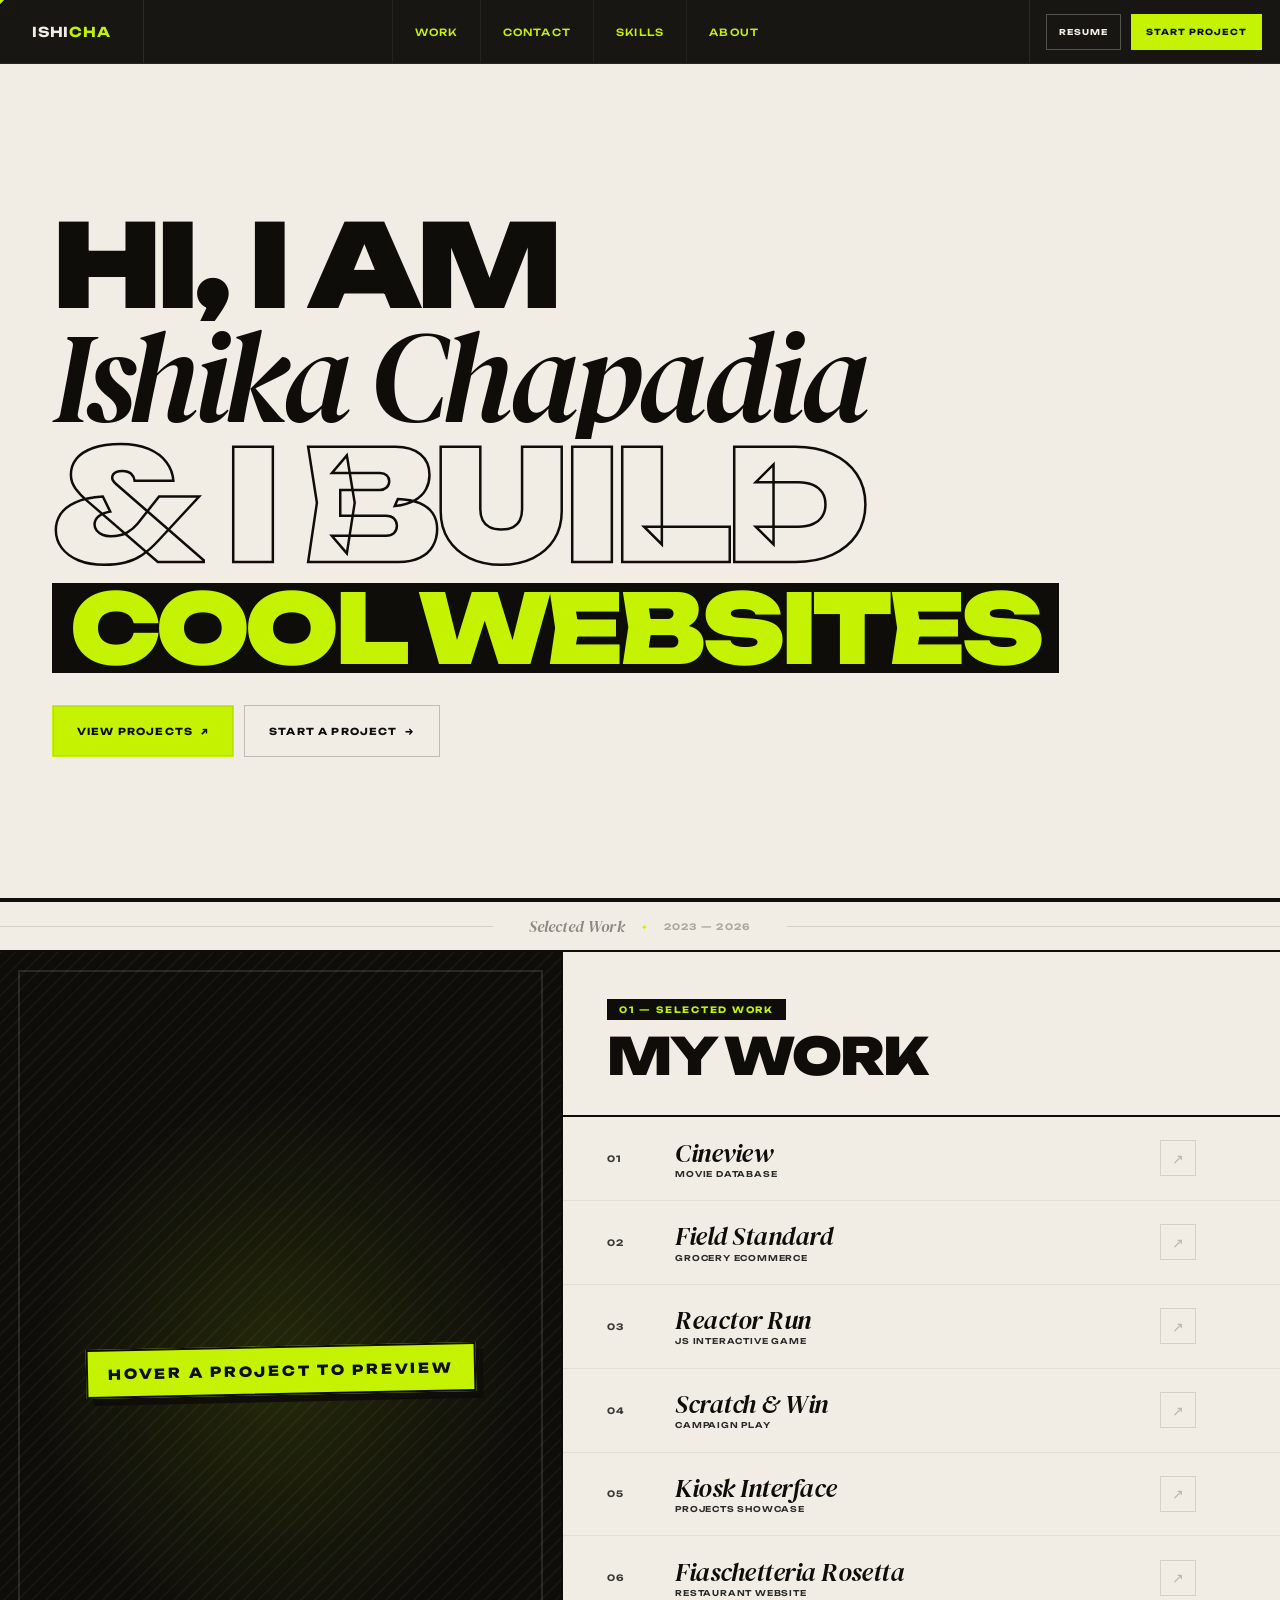
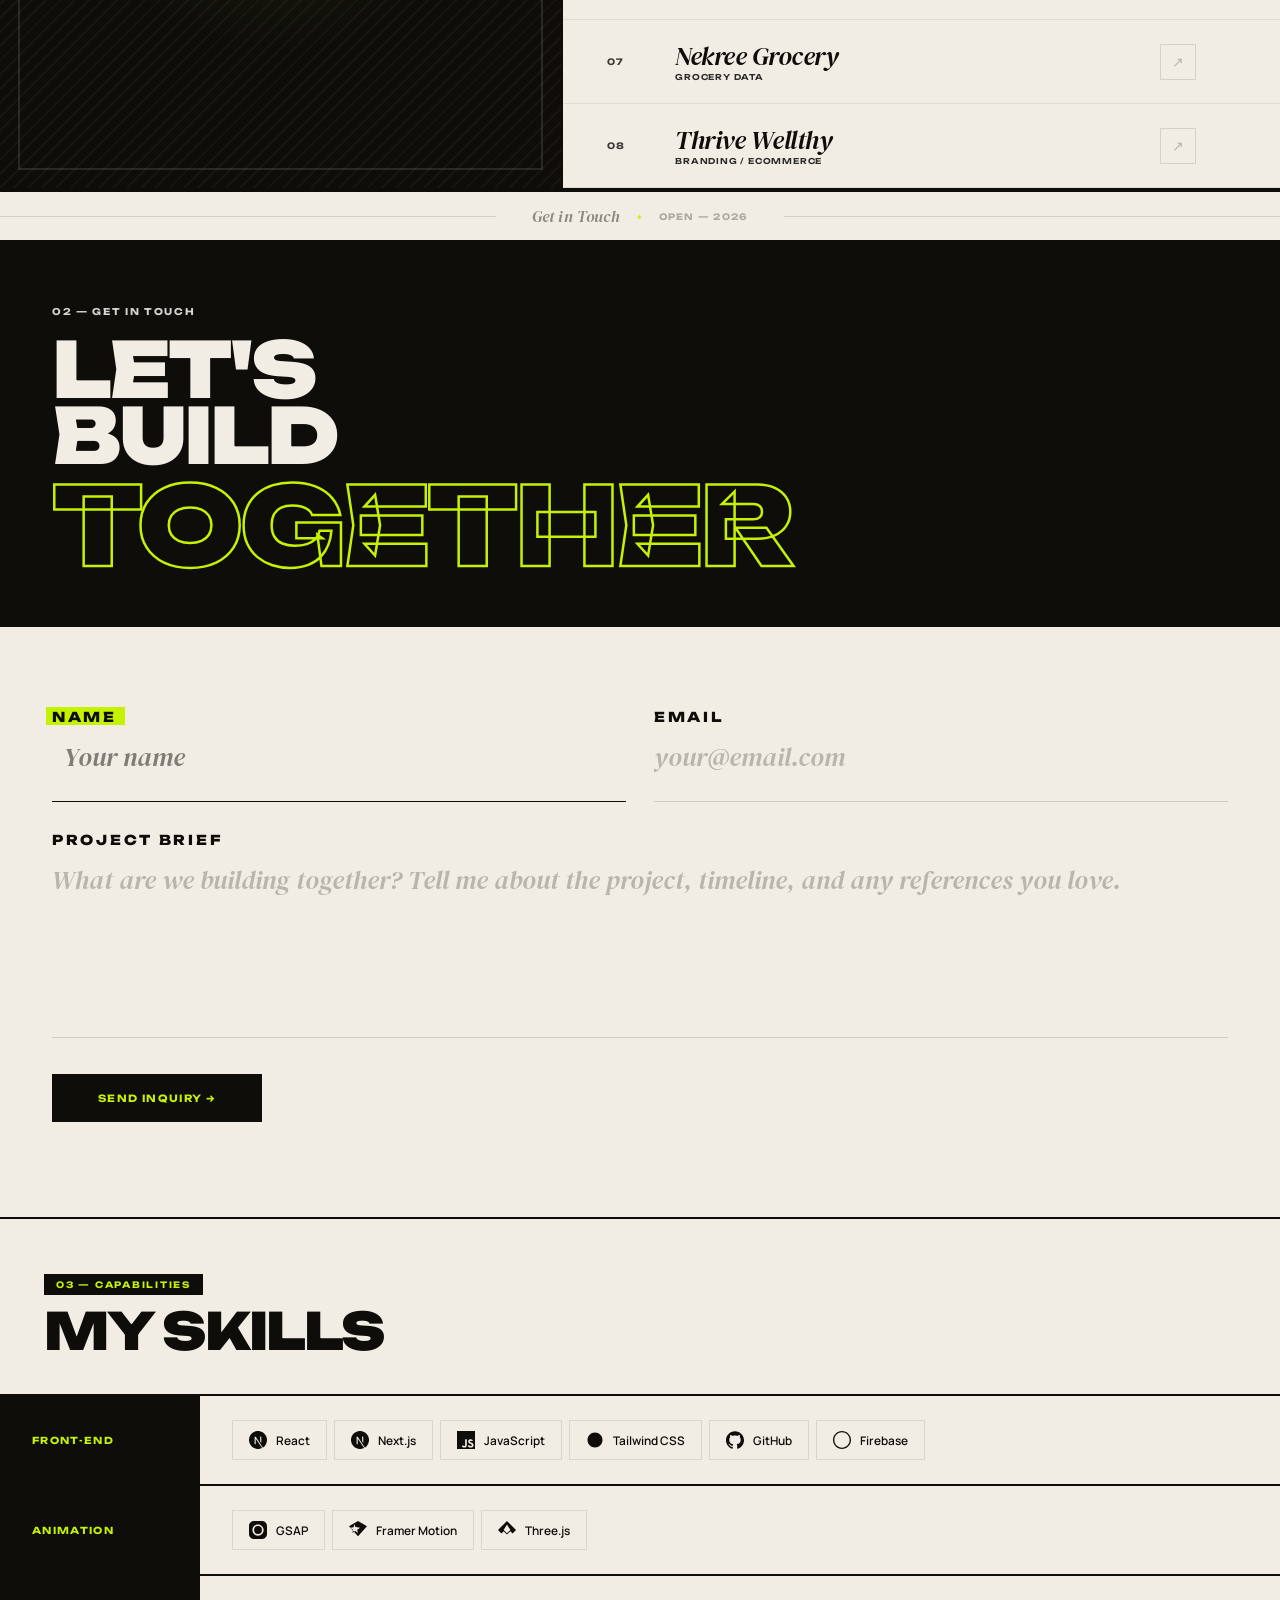
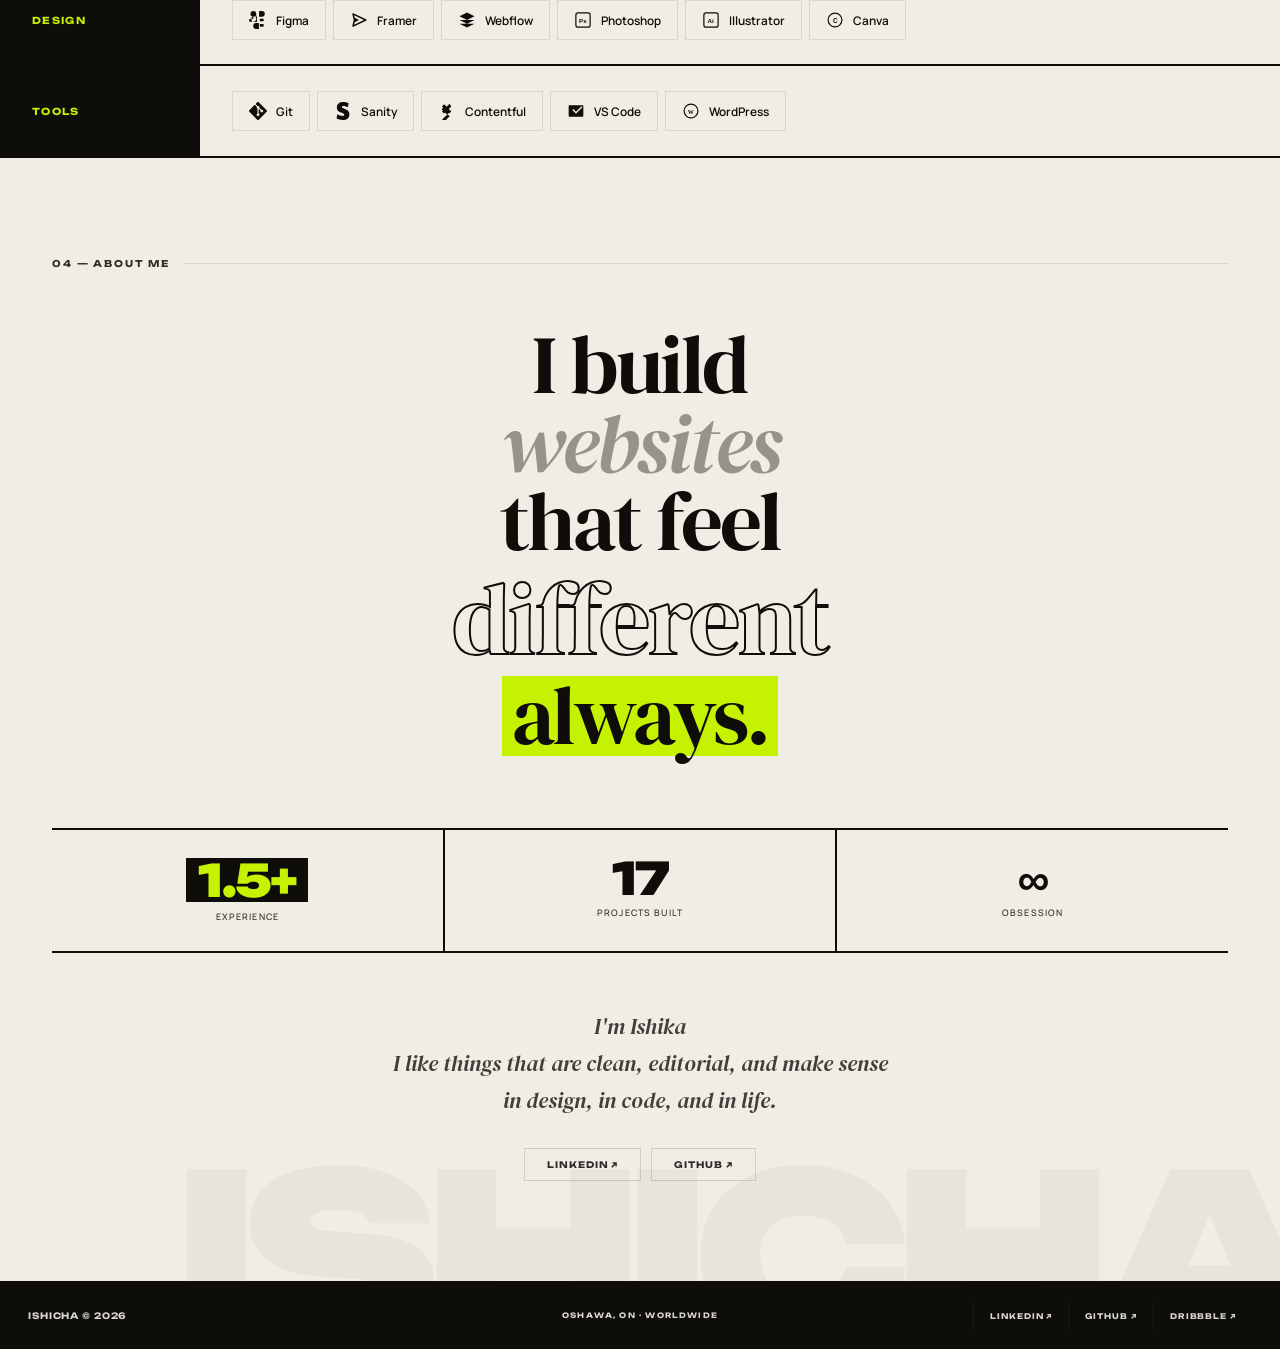
<file: index.html>
<!DOCTYPE html>
<html lang="en">
<head>
<meta charset="UTF-8">
<meta name="viewport" content="width=device-width, initial-scale=1.0">
<title>Ishicha </title>
<link href="https://fonts.googleapis.com/css2?family=Unbounded:wght@300;400;700;900&family=DM+Serif+Display:ital@0;1&family=Manrope:wght@300;400;500;600&display=swap" rel="stylesheet">
<style>
:root {
  --paper:  #F1EDE4;        /* original paper */
  
  --ink:    #0E0D0A;        /* original ink */
  --accent: #C5F200;        /* lime — original accent */
  --accent2:#D4FF00;        /* lime bright */
  --muted:  #2b2b2a;        /* original muted */
  --B:      2px solid var(--ink);
  --sans:   'Unbounded',sans-serif;
  --serif:  'DM Serif Display',Georgia,serif;
  --body:   'Manrope',sans-serif;
  --ease:   cubic-bezier(.16,1,.3,1);
}
*,*::before,*::after{margin:0;padding:0;box-sizing:border-box}
html{scroll-behavior:smooth;overflow-x:hidden}
body{background:var(--paper);color:var(--ink);font-family:var(--body);overflow-x:hidden;-webkit-font-smoothing:antialiased;cursor:none;}

/* ── LOADER ─────────────────────── */
#ldr{position:fixed;inset:0;background:var(--ink);z-index:9999;display:flex;align-items:center;justify-content:center;transition:clip-path 1.1s var(--ease);}
#ldr.out{clip-path:polygon(0 0,100% 0,100% 0,0 0);}
.ldr-w{font-family:var(--sans);font-size:clamp(3rem,10vw,8rem);font-weight:900;letter-spacing:-.06em;color:var(--accent);overflow:hidden;display:flex;}
.ldr-w span{display:inline-block;animation:lUp .7s var(--ease) both;}
.ldr-bar{position:absolute;bottom:0;left:0;height:3px;background:var(--accent);animation:lBar 1s var(--ease) .1s both;}
@keyframes lUp{from{transform:translateY(110%)}to{transform:translateY(0)}}
@keyframes lBar{from{width:0}to{width:100%}}

/* ── CURSOR ──────────────────────── */
#cur{position:fixed;width:10px;height:10px;background:var(--accent);border:2px solid var(--ink);transform:translate(-50%,-50%) rotate(45deg);pointer-events:none;z-index:8000;display:flex;align-items:center;justify-content:center;transition:all .25s var(--ease);}
#cur::after{content:'↗';font-family:var(--sans);font-size:24px;font-weight:700;color:var(--ink);opacity:0;transform:rotate(-45deg) scale(0.5);transition:all .25s var(--ease);}
#crng{position:fixed;width:36px;height:36px;border:1.5px solid rgba(14,13,10,.18);transform:translate(-50%,-50%);pointer-events:none;z-index:7999;transition:all .4s var(--ease);}
body:has(.prow:hover) #cur{width:64px;height:64px;transform:translate(-50%,-50%) rotate(0deg);box-shadow:5px 5px 0 var(--ink);}
body:has(.prow:hover) #cur::after{opacity:1;transform:rotate(0deg) scale(1);}
body:has(.prow:hover) #crng{width:0;height:0;}
body:has(a:not(.prow):hover) #cur{background:var(--ink);}

/* ── NAV ─────────────────────────── */
nav{position:fixed;top:0;left:0;right:0;z-index:500;height:64px;display:flex;align-items:stretch;background:rgba(14,13,10,.96);backdrop-filter:blur(6px);border-bottom:1px solid rgba(241,237,228,.08);}
.nlogo{display:flex;align-items:center;padding:0 32px;border-right:1px solid rgba(241,237,228,.1);font-family:var(--sans);font-size:.85rem;font-weight:700;letter-spacing:.06em;color:var(--paper);text-decoration:none;}
.nlogo b{color:var(--accent);}
.nlinks{display:flex;margin:0 auto;}
.nlinks a{position:relative;display:flex;align-items:center;padding:0 22px;font-family:var(--sans);font-size:.62rem;font-weight:500;letter-spacing:.12em;text-transform:uppercase;color:#C5F200;text-decoration:none;border-left:1px solid rgba(241,237,228,.06);transition:color .25s var(--ease);}
.nlinks a::after{content:'';position:absolute;left:18px;right:18px;bottom:14px;height:1.5px;background:var(--accent);transform:scaleX(0);transform-origin:left;transition:transform .25s var(--ease);}
.nlinks a:hover{color:var(--paper);}
.nlinks a:hover::after{transform:scaleX(1);}
.nright{display:flex;align-items:center;gap:10px;padding:0 18px 0 16px;border-left:1px solid rgba(241,237,228,.1);}
.ndot{width:7px;height:7px;background:var(--accent);border-radius:50%;animation:blink 2s ease-in-out infinite;}
@keyframes blink{0%,100%{opacity:1}50%{opacity:.2}}
.ntxt{font-family:var(--sans);font-size:.52rem;font-weight:700;letter-spacing:.12em;text-transform:uppercase;color:rgba(241,237,228,.72);}
.nresume{display:inline-flex;align-items:center;justify-content:center;height:36px;padding:0 12px;font-family:var(--sans);font-size:.5rem;font-weight:700;letter-spacing:.12em;text-transform:uppercase;text-decoration:none;border:1px solid rgba(241,237,228,.28);color:var(--paper);transition:border-color .2s var(--ease),color .2s var(--ease),transform .2s var(--ease);}
.nresume:hover{border-color:var(--accent);color:var(--accent);transform:translateY(-1px);}
.ncta{display:inline-flex;align-items:center;justify-content:center;height:36px;padding:0 14px;font-family:var(--sans);font-size:.52rem;font-weight:700;letter-spacing:.12em;text-transform:uppercase;text-decoration:none;background:var(--accent);color:var(--ink);border:1.5px solid var(--accent);transition:transform .2s var(--ease),box-shadow .2s var(--ease),background .2s,color .2s;}
.ncta:hover{background:transparent;color:var(--accent);transform:translate(-2px,-2px);box-shadow:4px 4px 0 rgba(197,242,0,.35);}

/* ── HERO ─────────────────────────── */
.hero{
  padding-top:64px;
  min-height:100vh;
  display:flex;flex-direction:column;
  border-bottom:var(--B);
  position:relative;overflow:hidden;
}
/* big scrolling ticker behind the type */
.hero-bg-ticker{
  position:absolute;top:0;left:0;right:0;bottom:0;
  display:flex;align-items:center;
  overflow:hidden;pointer-events:none;user-select:none;
  z-index:0;
}
.hbt-inner{
  display:inline-flex;gap:0;white-space:nowrap;
  animation:hbtScroll 22s linear infinite;
}
.hbt-inner span{
  font-family:var(--sans);font-size:clamp(10rem,18vw,20rem);
  font-weight:900;letter-spacing:-.08em;
  color:rgba(14,13,10,.035);
  line-height:.85;text-transform:uppercase;
  padding-right:clamp(3rem,6vw,6rem);
}
@keyframes hbtScroll{from{transform:translateX(0)}to{transform:translateX(-50%)}}

/* actual hero content */
.hero-content{
  position:relative;z-index:1;
  flex:1;
  display:flex;flex-direction:column;
  justify-content:center;
  align-items:flex-start;
  gap:clamp(16px,2.6vw,30px);
  padding:56px 52px 56px;
}
.hero-top-row{
  display:flex;justify-content:space-between;align-items:flex-start;
}
.hero-eyebrow{
  font-family:var(--sans);font-size:.6rem;font-weight:600;letter-spacing:.18em;text-transform:uppercase;
  color:var(--muted);display:flex;align-items:center;gap:12px;
  overflow:hidden;
}
.hero-eyebrow span{display:inline-block;animation:slideUp .8s var(--ease) .9s both;}
.hero-eyebrow::before{content:'';width:24px;height:1.5px;background:var(--muted);flex-shrink:0;transform:scaleX(0);transform-origin:left;animation:scX .5s var(--ease) .7s both;}
@keyframes slideUp{from{transform:translateY(110%);opacity:0}to{transform:translateY(0);opacity:1}}
@keyframes scX{from{transform:scaleX(0)}to{transform:scaleX(1)}}

.hero-avail{
  display:flex;align-items:center;gap:8px;
  font-family:var(--sans);font-size:.58rem;font-weight:700;letter-spacing:.12em;text-transform:uppercase;
  color:var(--accent);background:var(--ink);padding:10px 18px;
  border:1px solid rgba(193,68,14,.3);
  animation:slideUp .8s var(--ease) 1s both;
}

/* THE headline — pulled back to sensible scale */
.hero-hed{margin:0;padding:10px 0 0;}
.hline{display:block;overflow:hidden;line-height:.86;}
.hline-inner{display:block;white-space:pre-wrap;}
.hline.t1 .hline-inner{font-family:var(--sans);font-size:clamp(3.5rem,9vw,9rem);font-weight:900;letter-spacing:-.05em;text-transform:uppercase;}
.hline.t2 .hline-inner{font-family:var(--serif);font-style:italic;font-size:clamp(4rem,10vw,10rem);font-weight:400;letter-spacing:-.04em;}
.hline.t3 .hline-inner{font-family:var(--sans);font-size:clamp(4rem,12vw,12rem);font-weight:900;letter-spacing:-.05em;text-transform:uppercase;-webkit-text-stroke:2.5px var(--ink);color:transparent;}
.hline.t4 .hline-inner{
  font-family:var(--sans);font-size:clamp(2.8rem,7.5vw,7.5rem);font-weight:900;letter-spacing:-.05em;text-transform:uppercase;
  color:var(--ink);display:block;padding:0;
  line-height:.94;
}

.hline-inner .hword{
  display:inline-block;
  overflow:hidden;
  vertical-align:bottom;
  padding-bottom:.06em;
  padding-right:.1em;
  margin-right:-.1em;
}
.hline.t3 .hline-inner{padding-right:.08em;}
.hline.t3 .hline-inner .hword{
  padding:0 .06em .08em .02em;
  margin:0 -.06em 0 -.02em;
}
.hline-inner .hword-in{
  display:inline-block;
  opacity:0;
  transform:translateY(112%) rotate(1.6deg);
  filter:blur(7px);
  will-change:transform,opacity,filter;
}
.hline.t4 .hline-inner .hword{padding-bottom:0;}
.hline.t4 .hline-inner .hword-in{
  background:var(--ink);
  color:var(--accent);
  padding:0 18px;
}
.hero-hed.ready .hline-inner .hword-in{
  animation:hwordIn 1.06s var(--ease) forwards;
  animation-delay:calc(.2s + var(--ld,0ms) + var(--wd,0ms));
}
@keyframes hwordIn{
  0%{opacity:0;transform:translateY(112%) rotate(1.6deg);filter:blur(7px);}
  60%{opacity:1;filter:blur(0);}
  100%{opacity:1;transform:translateY(0) rotate(0);filter:blur(0);}
}

.hero-cta-wrap{margin-top:2px;animation:fadeIn .9s var(--ease) 1s both;}
.hero-cta-kicker{
  display:inline-flex;align-items:center;gap:10px;
  margin-bottom:10px;
  font-family:var(--sans);font-size:.52rem;font-weight:700;letter-spacing:.15em;text-transform:uppercase;
  color:rgba(14,13,10,.55);
}
.hero-cta-kicker::before{content:'';width:24px;height:1.5px;background:var(--accent);}
.hero-cta-row{
  display:inline-flex;align-items:center;gap:10px;
  width:max-content;
}
.hero-cta-btn{
  display:inline-flex;align-items:center;justify-content:center;gap:8px;
  height:52px;padding:0 24px;
  text-decoration:none;
  font-family:var(--sans);font-size:.6rem;font-weight:700;letter-spacing:.12em;text-transform:uppercase;
  border:1.5px solid var(--ink);
  transition:transform .25s var(--ease),box-shadow .25s var(--ease),background .25s,color .25s,border-color .25s;
}
.hero-cta-btn .arr{transition:transform .2s var(--ease);}
.hero-cta-btn.primary{background:var(--accent);color:var(--ink);border-color:var(--accent);box-shadow:0 0 0 1px rgba(14,13,10,.08) inset;}
.hero-cta-btn.primary:hover{background:var(--ink);color:var(--accent);border-color:var(--ink);transform:translate(-3px,-3px);box-shadow:6px 6px 0 rgba(14,13,10,.24);}
.hero-cta-btn.primary:hover .arr{transform:translate(2px,-2px);}
.hero-cta-btn.ghost{background:rgba(241,237,228,.75);color:var(--ink);border-color:rgba(14,13,10,.22);}
.hero-cta-btn.ghost:hover{background:var(--paper);border-color:var(--ink);transform:translate(-3px,-3px);box-shadow:6px 6px 0 rgba(14,13,10,.14);}
.hero-cta-btn.ghost:hover .arr{transform:translate(2px,0);}

.hero-bottom{
  display:grid;grid-template-columns:1fr 1fr 1fr;
  border-top:1px solid rgba(14,13,10,.1);
  padding-top:28px;gap:0;
  animation:fadeIn .9s var(--ease) 1.1s both;
}
@keyframes fadeIn{from{opacity:0;transform:translateY(12px)}to{opacity:1;transform:translateY(0)}}
.hb-cell{padding:0 32px 0 0;}
.hb-cell+.hb-cell{border-left:1px solid rgba(14,13,10,.1);padding:0 32px;}
.hb-label{font-family:var(--sans);font-size:.56rem;font-weight:700;letter-spacing:.16em;text-transform:uppercase;color:var(--muted);margin-bottom:6px;}
.hb-val{font-family:var(--serif);font-style:italic;font-size:1.2rem;font-weight:400;}

/* ── SECTION DIVIDER ─────────────── */
.sec-divider{
  display:flex;align-items:center;gap:0;
  border-top:var(--B);border-bottom:var(--B);
  background:var(--paper);
  padding:0;
  height:52px;
}
.sd-line{
  flex:1;height:1px;
  background:rgba(14,13,10,.12);
}
.sd-center{
  display:flex;align-items:center;gap:16px;
  padding:0 36px;
  flex-shrink:0;
}
.sd-label{
  font-family:var(--serif);font-style:italic;font-weight:400;
  font-size:1rem;letter-spacing:.01em;
  color:rgba(14,13,10,.45);
}
.sd-dot{
  font-size:.5rem;color:var(--accent);
}
.sd-year{
  font-family:var(--sans);font-size:.55rem;font-weight:700;
  letter-spacing:.14em;text-transform:uppercase;
  color:rgba(14,13,10,.3);
}

/* ── PROJECTS ─────────────────────── */
.projects{position:relative;border-bottom:var(--B);}
.proj-layout{display:flex;position:relative;}

/* ── STICKY IMAGE PANEL ── */
.proj-sticky{
  position:sticky;top:64px;
  width:44%;            /* was 55% — now the list gets more room */
  height:calc(100vh - 64px);
  flex-shrink:0;
  border-right:var(--B);
  overflow:hidden;
  background:var(--ink);
}
.proj-img-stage{position:absolute;inset:0;}
.proj-img{
  position:absolute;inset:0;
  background-size:cover;background-position:center;
  opacity:0;transform:scale(1.06);
  transition:opacity .55s var(--ease),transform .55s var(--ease);
}
.proj-img.active{opacity:1;transform:scale(1);}
.proj-img::after{
  content:'';position:absolute;inset:0;
  background:linear-gradient(to top,rgba(14,13,10,.9) 0%,rgba(14,13,10,.15) 55%,transparent 100%);
}
.pi1{background-image:linear-gradient(135deg,#1a0c00,#6a2a0a,#d86030);}
.pi2{background-image:linear-gradient(135deg,#080c1a,#182a6a,#3868d8);}
.pi3{background-image:linear-gradient(135deg,#0a0812,#38185a,#9050d0);}
.pi4{background-image:linear-gradient(135deg,#001210,#0a4a3a,#28b090);}
.pi5{background-image:linear-gradient(135deg,#180c00,#503800,#c89010);}
.pi6{background-image:linear-gradient(135deg,#0a1200,#284800,#68b020);}
.pi7{background-image:linear-gradient(135deg,#180008,#600028,#d04060);}
.pi8{background-image:linear-gradient(135deg,#080810,#181860,#5058b8);}

/* caption inside sticky panel */
.proj-img-caption{
  position:absolute;bottom:32px;left:32px;right:32px;z-index:2;
  opacity:0;transform:translateY(10px);
  transition:opacity .4s var(--ease),transform .4s var(--ease);
}
.proj-img-caption.show{opacity:1;transform:translateY(0);}
.pic-num{
  font-family:var(--sans);font-size:.52rem;font-weight:700;letter-spacing:.16em;
  color:rgba(241,237,228,.35);margin-bottom:6px;
}
.pic-name{
  font-family:var(--serif);font-style:italic;
  font-size:clamp(1.6rem,2.8vw,2.6rem);font-weight:400;
  color:var(--paper);line-height:1.05;
}
.pic-meta{
  display:flex;justify-content:space-between;align-items:center;
  margin-top:10px;padding-top:10px;
  border-top:1px solid rgba(241,237,228,.12);
}
.pic-tag{font-family:var(--sans);font-size:.5rem;font-weight:700;letter-spacing:.1em;text-transform:uppercase;color:rgba(241,237,228,.4);}
.pic-year{font-family:var(--sans);font-size:.5rem;font-weight:700;letter-spacing:.08em;color:var(--accent);}

/* default idle state — no project hovered */
.proj-default{
  position:absolute;inset:0;z-index:1;
  display:flex;align-items:center;justify-content:center;
  padding:28px;
  transition:opacity .4s;
  isolation:isolate;
}
.proj-default::before{
  content:'';
  position:absolute;inset:0;
  background:
    radial-gradient(58% 44% at 50% 50%,rgba(197,242,0,.12),transparent 76%),
    repeating-linear-gradient(135deg,rgba(241,237,228,.035) 0 2px,transparent 2px 10px),
    linear-gradient(to top,rgba(14,13,10,.4) 0%,rgba(14,13,10,.1) 48%,rgba(14,13,10,0) 100%);
  z-index:-2;
}
.proj-default::after{
  content:'';
  position:absolute;inset:18px;
  border:2px solid rgba(241,237,228,.12);
  z-index:-1;
}
.proj-default.hidden{opacity:0;pointer-events:none;}
.proj-default-inner{
  position:relative;
  display:flex;align-items:center;justify-content:center;
  transform:rotate(-1.2deg);
}
.proj-default-hint{
  font-family:var(--sans);font-size:clamp(.66rem,1.1vw,.86rem);font-weight:800;
  letter-spacing:.2em;text-transform:uppercase;
  color:var(--ink);
  background:var(--accent);
  border:2px solid var(--ink);
  box-shadow:7px 7px 0 rgba(14,13,10,.95);
  padding:14px 20px;
}

/* ── RIGHT LIST ── */
.proj-list{flex:1;display:flex;flex-direction:column;min-height:calc(100vh - 64px);}

/* section header — inside list, full width */
.proj-hd-row{
  padding:44px 44px 36px;
  border-bottom:var(--B);
  display:grid;
  grid-template-columns:1fr auto;
  align-items:flex-end;
  gap:20px;
  flex:0 0 auto;
}
.sec-tag{
  font-family:var(--sans);font-size:.55rem;font-weight:700;letter-spacing:.2em;text-transform:uppercase;
  color:var(--accent);background:var(--ink);padding:5px 12px;
  display:inline-block;margin-bottom:14px;
}
.sec-h{
  font-family:var(--sans);
  font-size:clamp(2rem,4vw,4rem);
  font-weight:900;letter-spacing:-.04em;text-transform:uppercase;line-height:.88;
}
.proj-hd-right{
  text-align:right;
}
.proj-hd-count{
  font-family:var(--serif);font-style:italic;
  font-size:clamp(3rem,6vw,6rem);font-weight:400;
  color:rgba(14,13,10,.08);line-height:.85;
  letter-spacing:-.04em;
}
.proj-hd-sub{
  font-family:var(--body);font-size:.6rem;font-weight:400;
  color:var(--muted);margin-top:6px;letter-spacing:.04em;
}

/* ── ROWS ── */
.prow{
  display:grid;
  grid-template-columns:48px 1fr 120px 40px;
  align-items:center;
  padding:0 44px;
  min-height:72px;
  flex:1 1 0;
  border-bottom:1px solid rgba(14,13,10,.07);
  cursor:none;position:relative;overflow:hidden;
  transition:background .25s;
}
.prow::before{
  content:'';position:absolute;left:0;top:0;bottom:0;
  width:0;background:var(--accent);
  transition:width .32s var(--ease);z-index:0;
}
.prow:hover{background:rgba(193,68,14,.055);}
.prow:hover::before{width:4px;}
.prow:hover .pname{transform:translateX(5px);}
.prow:hover .parrow{color:var(--ink);background:var(--accent);border-color:var(--accent);}
.prow>*{position:relative;z-index:1;}

/* keep project links black across all states */
a.prow,
a.prow:visited,
a.prow:hover,
a.prow:active{
  color:var(--ink);
  text-decoration:none;
}

.pnum{
  font-family:var(--sans);font-size:.55rem;font-weight:700;
  letter-spacing:.1em;color:rgba(14, 13, 10, 0.807);
}
.pname{
  font-family:var(--serif);font-style:italic;
  font-size:clamp(1.1rem,2vw,1.75rem);font-weight:400;letter-spacing:-.02em;
  padding:0 20px;
  transition:transform .32s var(--ease);
  line-height:1.1;
}
.pname .ptag{
  display:block;font-family:var(--sans);font-style:normal;
  font-size:.5rem;font-weight:600;letter-spacing:.1em;text-transform:uppercase;
  color:var(--muted);margin-top:3px;
}
.ptag-col{
  font-family:var(--sans);font-size:.55rem;font-weight:600;
  letter-spacing:.06em;color:rgba(14,13,10,.25);
  text-align:right;
}
.parrow{
  width:36px;height:36px;
  border:1.5px solid rgba(14,13,10,.12);
  display:flex;align-items:center;justify-content:center;
  font-size:.9rem;color:rgba(14,13,10,.25);
  transition:background .22s,color .22s,border-color .22s;
  justify-self:end;
}

/* ── CONTACT ─────────────────────── */
.contact{display:flex;flex-direction:column;border-bottom:var(--B);}

/* TOP: dark headline bar */
.conl{
  padding:64px 52px 52px;
  background:var(--ink);
  border-bottom:var(--B);
  display:flex;align-items:flex-end;justify-content:space-between;
  gap:40px;
  flex-wrap:wrap;
  overflow:hidden;
}
.con-k{font-family:var(--sans);font-size:.58rem;font-weight:700;letter-spacing:.18em;text-transform:uppercase;color:rgba(241, 237, 228, 0.893);margin-bottom:20px;}
.con-h{font-family:var(--sans);font-size:clamp(2.8rem,6vw,6.5rem);font-weight:900;text-transform:uppercase;letter-spacing:-.04em;line-height:.86;color:var(--paper);}
.con-h .outl{display:block;font-size:clamp(4.2rem,8.5vw,9.5rem);color:transparent;-webkit-text-stroke:2.5px var(--accent);margin-top:10px;}
.con-right-block{flex-shrink:0;max-width:340px;}
.con-sub{font-size:.78rem;font-weight:400;line-height:2;color:rgba(241,237,228,.35);margin-bottom:24px;}
.con-socs{display:flex;gap:10px;}
.con-soc{text-decoration:none;font-family:var(--sans);font-size:.55rem;font-weight:700;letter-spacing:.12em;text-transform:uppercase;color:rgba(241,237,228,.35);border:1px solid rgba(241,237,228,.12);padding:10px 20px;transition:color .2s,border-color .2s,background .2s;}
.con-soc:hover{color:var(--ink);background:var(--accent);border-color:var(--accent);}

/* BOTTOM: full-width form */
.conr{padding:52px 52px 64px;background:var(--paper);}
.con-form-grid{display:grid;grid-template-columns:repeat(2,minmax(0,1fr));column-gap:28px;row-gap:0;width:100%;}
.con-form-grid .cf+.cf{border-left:none;padding-left:0;}
.cf{position:relative;border-bottom:1.5px solid rgba(14,13,10,.15);padding:26px 0;transition:border-color .4s var(--ease);}
.cf:hover{border-bottom-color:rgba(14,13,10,.4);}
.cf:focus-within{border-bottom-color:var(--ink);}
.cf.is-active{border-bottom-color:var(--ink);}
.cf label{position:relative;display:inline-block;font-family:var(--sans);font-size:.85rem;font-weight:800;letter-spacing:.2em;text-transform:uppercase;color:var(--ink);margin-bottom:14px;z-index:1;}
.cf label::before{content:'';position:absolute;bottom:0;left:-6px;right:-8px;height:35%;background:var(--accent);z-index:-1;transform:scaleX(0);transform-origin:right;transition:transform .4s var(--ease), height .3s var(--ease);}
.cf:hover label::before{transform:scaleX(1);transform-origin:left;}
.cf:focus-within label::before{transform:scaleX(1);transform-origin:left;height:105%;}
.cf.is-active label::before{transform:scaleX(1);transform-origin:left;height:105%;}
.cf input,.cf textarea{width:100%;background:none;border:none;outline:none;font-family:var(--serif);font-style:italic;font-size:1.65rem;color:var(--ink);resize:none;transition:transform .4s var(--ease);}
.cf input::placeholder,.cf textarea::placeholder{color:rgba(14, 13, 10, 0.25);transition:color .4s var(--ease);}
.cf:focus-within input,.cf:focus-within textarea{transform:translateX(12px);}
.cf:focus-within input::placeholder,.cf:focus-within textarea::placeholder{color:rgba(14, 13, 10, 0.5);}
.cf.is-active input,.cf.is-active textarea{transform:translateX(12px);}
.cf.is-active input::placeholder,.cf.is-active textarea::placeholder{color:rgba(14, 13, 10, 0.5);}
/* brief spans full width below the 3-col row */
.cf.full{grid-column:1/-1;border-left:none !important;}
.cf2{display:grid;grid-template-columns:1fr 1fr;}
.cf2 .cf+.cf{border-left:1px solid rgba(14,13,10,.08);padding-left:24px;}
.sbtn{font-family:var(--sans);font-size:.62rem;font-weight:700;letter-spacing:.14em;text-transform:uppercase;background:var(--ink);color:var(--accent);border:var(--B);padding:16px 44px;margin-top:36px;cursor:none;display:inline-block;position:relative;overflow:hidden;transition:transform .2s var(--ease),box-shadow .2s var(--ease);}
.sbtn::before{content:'';position:absolute;inset:0;background:var(--accent);transform:scaleY(0);transform-origin:bottom;transition:transform .4s var(--ease);}
.sbtn:hover{color:var(--ink);transform:translate(-3px,-3px);box-shadow:5px 5px 0 var(--ink);}
.sbtn:hover::before{transform:scaleY(1);}
.sbtn span{position:relative;z-index:1;}
.form-status{margin-top:14px;font-size:.85rem;color:var(--muted);min-height:1.3em;}

/* mobile contact */
@media(max-width:900px){
  .conl{flex-direction:column;align-items:flex-start;gap:28px;padding:48px 24px 40px;}
  .conr{padding:40px 24px 52px;}
  .con-form-grid{grid-template-columns:1fr 1fr;}
}
@media(max-width:580px){
  .con-form-grid{grid-template-columns:1fr;}
  .con-form-grid .cf{border-left:none !important;}
}
/* stop "Together" from overflowing on small screens */
@media(max-width:480px){
  .conl{overflow:hidden;}
  .con-h .outl{font-size:clamp(2.2rem,11vw,3.8rem);-webkit-text-stroke:1.5px var(--accent);}
  .con-h{font-size:clamp(1.8rem,9vw,3rem);}
}

/* ── SKILLS ──────────────────────── */
.skills{border-bottom:var(--B);}
.sk-header{display:flex;justify-content:space-between;align-items:flex-end;padding:52px 44px 40px;border-bottom:var(--B);}
.sk-header-r{font-size:.78rem;font-weight:400;line-height:1.9;color:var(--muted);max-width:38ch;text-align:right;}
.sk-cat{display:grid;grid-template-columns:200px 1fr;border-bottom:var(--B);min-height:90px;}
.sk-cat:last-child{border-bottom:none;}
.sk-cat-label{padding:24px 32px;border-right:var(--B);display:flex;flex-direction:column;justify-content:center;background:var(--ink);}
.sk-cat-name{font-family:var(--sans);font-size:.6rem;font-weight:700;letter-spacing:.14em;text-transform:uppercase;color:var(--accent);}
.sk-cat-count{font-family:var(--serif);font-style:italic;font-size:1.8rem;font-weight:400;color:rgba(241,237,228,.1);line-height:1;margin-top:4px;}
.sk-logos{padding:20px 32px;display:flex;flex-wrap:wrap;align-items:center;gap:7px;}
.sk-logo{display:inline-flex;align-items:center;gap:9px;padding:10px 16px;border:1.5px solid rgba(14,13,10,.1);background:var(--paper);font-family:var(--body);font-size:.74rem;font-weight:600;color:var(--ink);transition:background .2s,border-color .2s,transform .2s var(--ease);white-space:nowrap;}
.sk-logo:hover{background:var(--accent);border-color:var(--accent);color:var(--ink);transform:translateY(-2px);}
.sk-logo svg{width:18px;height:18px;flex-shrink:0;}
.sk-logo img{width:18px;height:18px;flex-shrink:0;object-fit:contain;}
.sk-logo.has-real-logo svg{display:none;}
.sk-logo.feat{background:var(--paper);color:var(--ink);border-color:rgba(14,13,10,.1);}
.sk-logo.feat:hover{background:var(--accent);color:var(--ink);border-color:var(--accent);}

/* ── ABOUT — PURE TYPOGRAPHY ─────── */
.about{border-bottom:var(--B);}
.ab-inner{padding:100px 52px 100px;position:relative;overflow:hidden;}
.ab-inner::before{content:'ISHICHA';position:absolute;bottom:-6%;right:-2%;font-family:var(--sans);font-weight:900;font-size:clamp(8rem,18vw,22rem);line-height:.8;letter-spacing:-.08em;color:rgba(14,13,10,.04);pointer-events:none;user-select:none;}
.ab-kicker{font-family:var(--sans);font-size:.58rem;font-weight:700;letter-spacing:.2em;text-transform:uppercase;color:var(--muted);display:flex;align-items:center;gap:14px;margin-bottom:56px;}
.ab-kicker::after{content:'';flex:1;height:1px;background:rgba(14,13,10,.1);}
.ab-stmt{font-family:var(--serif);font-size:clamp(2.8rem,6.5vw,7.5rem);font-weight:400;line-height:.94;letter-spacing:-.03em;text-align:center;margin:0 auto;padding:0 4vw;}
.ab-stmt em{font-style:italic;color:rgba(14,13,10,.4);}
.ab-stmt .outlined{display:inline-block;font-size:clamp(4rem,8vw,10rem);font-style:normal;font-weight:400;color:transparent;-webkit-text-stroke:2px var(--ink);margin:10px 0;}
.ab-stmt .lime-word{font-style:normal;background:var(--accent);color:var(--ink);padding:0 10px;display:inline-block;line-height:.96;}
.ab-facts{display:flex;gap:0;margin-top:72px;border-top:var(--B);border-bottom:var(--B);}
.ab-fact{flex:1;padding:28px 0;border-right:var(--B);text-align:center;}
.ab-fact:last-child{border-right:none;}
.ab-fact-n{font-family:var(--sans);font-size:clamp(1.8rem,3.5vw,3rem);font-weight:900;letter-spacing:-.04em;line-height:.9;}
.ab-fact-l{font-family:var(--body);font-size:.56rem;font-weight:500;letter-spacing:.13em;text-transform:uppercase;color:var(--muted);margin-top:8px;}
.ab-fact:first-child .ab-fact-n{color:var(--accent);background:var(--ink);display:inline-block;padding:2px 12px;}
.ab-bio{margin-top:56px;display:flex;flex-direction:column;align-items:center;gap:28px;text-align:center;}
.ab-bio-txt{font-family:var(--serif);font-style:italic;font-size:clamp(1rem,1.8vw,1.35rem);font-weight:400;line-height:1.7;color:rgba(14, 13, 10, 0.782);max-width:56ch;}
.ab-bio-txt em{color:var(--ink);font-style:italic;}
.ab-bio-links{display:flex;gap:10px;justify-content:center;}
.ab-soc{text-decoration:none;font-family:var(--sans);font-size:.56rem;font-weight:700;letter-spacing:.1em;text-transform:uppercase;color:var(--muted);border:1.5px solid rgba(14,13,10,.14);padding:10px 22px;transition:color .2s,border-color .2s,background .2s;}
.ab-soc:hover{background:var(--accent);border-color:var(--accent);color:var(--ink);}
@media(max-width:960px){
  .ab-inner{padding:72px 24px 80px;}
  .ab-stmt{font-size:clamp(2.2rem,7vw,4.5rem);padding:0;}
  .ab-facts{flex-wrap:wrap;}
  .ab-fact{min-width:50%;}
  .ab-fact:nth-child(2){border-right:none;}
  .ab-fact:nth-child(n+3){border-top:var(--B);}
}
@media(max-width:480px){
  .ab-fact{min-width:100%;border-right:none;border-bottom:var(--B);}
  .ab-fact:last-child{border-bottom:none;}
}

/* ── FOOTER ─────────────────────── */
/* ── FOOTER ─────────────────────── */
footer{background:var(--ink);display:grid;grid-template-columns:1fr auto 1fr;align-items:center;padding:20px 28px;}
.fl{font-family:var(--sans);font-size:.55rem;font-weight:700;letter-spacing:.1em;color:rgba(241, 237, 228, 0.899);}
.fc{font-family:var(--sans);font-size:.46rem;font-weight:700;letter-spacing:.16em;text-transform:uppercase;color:rgba(241, 237, 228, 0.899);text-align:center;}
.fr{display:flex;justify-content:flex-end;}
.fr a{text-decoration:none;font-family:var(--sans);font-size:.48rem;font-weight:700;letter-spacing:.12em;text-transform:uppercase;color:rgba(241, 237, 228, 0.899);padding:8px 16px;border-left:1px solid rgba(241,237,228,.06);transition:color .2s;}
.fr a:hover{color:var(--accent);}

/* ── REVEALS ────────────────────── */
.rv{opacity:0;transform:translateY(24px);transition:opacity .85s var(--ease),transform .85s var(--ease);}
.rv.show{opacity:1;transform:none;}
.rvc{opacity:0;transform:translateY(24px);transition:opacity .85s var(--ease),transform .85s var(--ease);}
.rvc.show{opacity:1;transform:none;}

/* ── HAMBURGER ───────────────────── */
.hamburger{
  display:none;flex-direction:column;justify-content:center;gap:5px;
  width:42px;height:42px;padding:10px;
  background:none;border:1px solid rgba(241,237,228,.15);border-radius:4px;
  cursor:pointer;z-index:6001;position:relative;flex-shrink:0;
  transition:border-color .2s;
}
.hamburger:hover{border-color:var(--accent);}
.hamburger span{
  display:block;width:100%;height:2px;
  background:var(--accent);
  transition:transform .3s var(--ease),opacity .3s var(--ease);
  transform-origin:center;
}
.hamburger.open span:nth-child(1){transform:translateY(7px) rotate(45deg);}
.hamburger.open span:nth-child(2){opacity:0;}
.hamburger.open span:nth-child(3){transform:translateY(-7px) rotate(-45deg);}

/* Mobile menu overlay */
.mob-menu{
  position:fixed;inset:0;z-index:6000;
  background:rgba(14,13,10,.98);
  backdrop-filter:blur(8px);
  display:flex;align-items:center;justify-content:center;
  opacity:0;pointer-events:none;
  transition:opacity .4s var(--ease);
}
.mob-menu.open{opacity:1;pointer-events:auto;}
.mob-menu-inner{
  display:flex;flex-direction:column;align-items:center;gap:8px;
  padding:24px;
}
.mob-link{
  font-family:var(--sans);font-size:1.6rem;font-weight:900;
  letter-spacing:-.03em;text-transform:uppercase;
  color:var(--paper);text-decoration:none;
  padding:12px 24px;
  transition:color .2s,transform .2s var(--ease);
}
.mob-link:hover{color:var(--accent);transform:translateX(6px);}
.mob-menu-extra{display:flex;gap:12px;margin-top:32px;padding-top:32px;border-top:1px solid rgba(241,237,228,.1);}
.mob-resume,.mob-cta{
  font-family:var(--sans);font-size:.58rem;font-weight:700;
  letter-spacing:.12em;text-transform:uppercase;text-decoration:none;
  padding:12px 24px;
}
.mob-resume{border:1px solid rgba(241,237,228,.28);color:var(--paper);}
.mob-cta{background:var(--accent);color:var(--ink);border:1px solid var(--accent);}

/* ── RESPONSIVE ─────────────────── */

/* TABLET */
@media(max-width:960px){
  /* projects: kill the split, show mobile cards instead */
  .proj-layout{display:block;}
  .proj-sticky{display:none;}            /* hide sticky panel entirely */
  .proj-list{display:block;}
  /* show mobile project cards */
  .mob-proj-cards{display:flex;flex-direction:column;}

  .sk-top,.contact,.about{grid-template-columns:1fr;}
  .sk-tl{border-right:none;border-bottom:var(--B);}
  .conl{border-right:none;border-bottom:var(--B);}
  .abl{border-right:none;border-bottom:var(--B);}
  .skgrid{grid-template-columns:1fr 1fr;}
  .skb:nth-child(3n){border-right:var(--B);}
  .skb:nth-child(2n){border-right:none;}
  .proj-list{min-height:auto;}
  footer{grid-template-columns:1fr;gap:12px;}
  .fr,.fc{justify-content:flex-start;text-align:left;}
  .hero-content{padding:40px 24px 38px;gap:18px;}
  /* hide desktop rows on tablet too */
  .prow{display:none;}
}

/* MOBILE */
@media(max-width:640px){
  nav{height:52px;justify-content:space-between;}
  .nlinks{display:none;}
  .hamburger{display:flex;width:38px;height:38px;padding:8px;gap:4px;}
  .hamburger.open span:nth-child(1){transform:translateY(6px) rotate(45deg);}
  .hamburger.open span:nth-child(3){transform:translateY(-6px) rotate(-45deg);}
  .nlogo{padding:0 14px;font-size:.72rem;border-right:none;}
  .nright{gap:6px;padding:0 4px 0 0;border-left:none;}
  .ntxt{display:none;}
  .nresume{display:none;}
  .ncta{display:none;}
  .skgrid{grid-template-columns:1fr;}
  .skb{border-right:none;}
  .cf2{grid-template-columns:1fr;}
  .cf2 .cf+.cf{border-left:none;padding-left:0;}
  .proj-hd-row,.conl,.conr{padding:32px 20px;}
  #cur,#crng{display:none;}body{cursor:default;}
  .hero{min-height:auto;padding-top:52px;}
  .hero-content{padding:40px 20px 48px;gap:16px;}
  .hero-hed{padding:6px 0 0;}
  .hero-cta-wrap{margin-top:0;}
  .hero-cta-kicker{font-size:.48rem;letter-spacing:.13em;margin-bottom:8px;}
  .hero-cta-row{gap:8px;flex-wrap:wrap;}
  .hero-cta-btn{height:42px;padding:0 13px;font-size:.5rem;}
  .proj-hd-row{grid-template-columns:1fr;}
  .proj-hd-right{display:none;}
  .prow{padding:0 20px;grid-template-columns:36px 1fr 28px;}
  .ptag-col{display:none;}
  .sk-header{padding:36px 20px 28px;flex-direction:column;align-items:flex-start;gap:12px;}
  .sk-header-r{text-align:left;max-width:100%;}
  .ab-inner{padding:64px 20px 72px;}
  .ab-inner::before{font-size:6rem;bottom:-2%;right:0;}
  .ab-stmt .outlined{-webkit-text-stroke:1.5px var(--ink);}
  /* Skills: stack label and logos on mobile */
  .sk-cat{grid-template-columns:1fr;}
  .sk-cat-label{border-right:none;border-bottom:var(--B);padding:18px 20px;}
  .sk-logos{padding:16px 20px;}
  /* Contact form: smaller inputs */
  .cf input,.cf textarea{font-size:1.1rem;}
  .cf label{font-size:.7rem;}
  .con-form-grid{grid-template-columns:1fr;}
  .con-form-grid .cf{border-left:none !important;}
  /* Section divider */
  .sd-center{padding:0 16px;gap:10px;}
  .sd-label{font-size:.8rem;}
  /* About statement */
  .ab-stmt{padding:0;}
  /* Hide hero bg ticker on small screens — saves perf & space */
  .hero-bg-ticker{display:none;}
  /* Footer mobile */
  footer{padding:16px 20px;}
  .fl,.fc,.fr{font-size:.5rem;}
}

@media (prefers-reduced-motion: reduce){
  .hline-inner .hword-in{
    opacity:1;
    transform:none;
    filter:none;
    animation:none !important;
  }
}

/* ── MOBILE PROJECT CARDS ──────────
   Hidden on desktop, shown on tablet/mobile */
.mob-proj-cards{display:none;}

@media(max-width:960px){
  .mob-proj-cards{display:flex;flex-direction:column;}
}

.mpc{
  display:block;
  border-bottom:var(--B);
  background:var(--paper);
  overflow:hidden;
  position:relative;
  color:var(--ink);
  text-decoration:none;
}
/* the image */
.mpc-img{
  width:100%;
  height:56vw;
  max-height:360px;
  background-size:cover;background-position:center;
  filter:grayscale(25%) contrast(1.05);
  position:relative;
  transition:filter .4s;
}
.mpc-img::after{
  content:'';position:absolute;inset:0;
  background:linear-gradient(to top,rgba(14,13,10,.7) 0%,transparent 60%);
}
/* year chip on image */
.mpc-year{
  position:absolute;bottom:14px;right:14px;
  font-family:var(--sans);font-size:.48rem;font-weight:700;letter-spacing:.1em;
  background:rgba(14,13,10,.65);color:rgba(241,237,228,.7);
  padding:4px 10px;backdrop-filter:blur(4px);
  z-index:1;
}
/* info row below image */
.mpc-info{
  display:grid;
  grid-template-columns:44px 1fr 36px;
  align-items:center;
  padding:20px 20px;
  gap:0;
  border-top:1px solid rgba(14,13,10,.08);
}
/* lime left bar on hover */
.mpc{
  border-left:4px solid transparent;
  transition:border-color .3s;
}
.mpc:hover{border-left-color:var(--accent);}
.mpc:hover .mpc-img{filter:grayscale(0) contrast(1.05) saturate(1.1);}
.mpc-num{font-family:var(--sans);font-size:.55rem;font-weight:700;letter-spacing:.12em;color:rgba(14,13,10,.2);}
.mpc-name{font-family:var(--serif);font-style:italic;font-size:clamp(1.2rem,4.5vw,1.8rem);font-weight:400;letter-spacing:-.02em;padding:0 12px;}
.mpc-tag{display:block;font-family:var(--sans);font-style:normal;font-size:.46rem;font-weight:700;letter-spacing:.1em;text-transform:uppercase;color:var(--muted);margin-top:4px;}
.mpc-arrow{width:34px;height:34px;border:1.5px solid rgba(14,13,10,.14);display:flex;align-items:center;justify-content:center;font-size:.9rem;color:rgba(14,13,10,.3);transition:background .2s,color .2s;}
.mpc:hover .mpc-arrow{background:var(--accent);color:var(--ink);border-color:var(--accent);}
</style>
<!-- Google tag (gtag.js) -->
<script async src="https://www.googletagmanager.com/gtag/js?id=G-DK1DBWE0DG"></script>
<script>
  window.dataLayer = window.dataLayer || [];
  function gtag(){dataLayer.push(arguments);}
  gtag('js', new Date());

  gtag('config', 'G-DK1DBWE0DG');
</script>
</head>
<body>

<!-- LOADER -->
<div id="ldr">
  <div class="ldr-w">
    <span style="animation-delay:.05s">I</span><span style="animation-delay:.12s">S</span><span style="animation-delay:.19s">H</span><span style="animation-delay:.26s">I</span><span style="animation-delay:.33s">C</span><span style="animation-delay:.4s">H</span><span style="animation-delay:.47s">A</span>
  </div>
  <div class="ldr-bar"></div>
</div>

<div id="cur"></div>
<div id="crng"></div>

<!-- NAV -->
<nav>
  <a href="#" class="nlogo">ISHI<b>CHA</b></a>
  <div class="nlinks">
    <a href="#projects">Work</a>
    <a href="#contact">Contact</a>
    <a href="#skills">Skills</a>
    <a href="#about">About</a>
  </div>
  <div class="nright">
    <a href="assets/resume.pdf" class="nresume" target="_blank" rel="noopener noreferrer">Resume</a>
    <a href="#contact" class="ncta">Start Project</a>
  </div>
  <button class="hamburger" id="hamburger" aria-label="Menu">
    <span></span><span></span><span></span>
  </button>
</nav>
<!-- Mobile menu overlay -->
<div class="mob-menu" id="mob-menu">
  <div class="mob-menu-inner">
    <a href="#projects" class="mob-link">Work</a>
    <a href="#contact" class="mob-link">Contact</a>
    <a href="#skills" class="mob-link">Skills</a>
    <a href="#about" class="mob-link">About</a>
    <div class="mob-menu-extra">
      <a href="assets/resume.pdf" class="mob-resume" target="_blank" rel="noopener noreferrer">Resume</a>
      <a href="#contact" class="mob-cta">Start Project</a>
    </div>
  </div>
</div>

<!-- HERO -->
<section class="hero">
  <div class="hero-content">
    <div class="hero-hed">
      <div class="hline t1"><span class="hline-inner">Hi, I am</span></div>
      <div class="hline t2"><span class="hline-inner">Ishika Chapadia</span></div>
      <div class="hline t3"><span class="hline-inner">&amp; I build</span></div>
      <div class="hline t4"><span class="hline-inner">cool websites</span></div>
    </div>
    <div class="hero-cta-wrap">
      <div class="hero-cta-row">
        <a href="#projects" class="hero-cta-btn primary">View Projects <span class="arr">↗</span></a>
        <a href="#contact" class="hero-cta-btn ghost">Start a Project <span class="arr">→</span></a>
      </div>
    </div>
  </div>
</section>

<!-- DIVIDER -->
<div class="sec-divider">
  <div class="sd-line"></div>
  <div class="sd-center">
    <span class="sd-label">Selected Work</span>
    <span class="sd-dot">✦</span>
    <span class="sd-year">2023 — 2026</span>
  </div>
  <div class="sd-line"></div>
</div>

<!-- PROJECTS -->
<section id="projects" class="projects">
  <div class="proj-layout">

    <!-- LEFT: sticky image panel -->
    <div class="proj-sticky">
      <div class="proj-img-stage">
        <div class="proj-img pi1" id="pi1" style="background-image: url('assets/img/madmovies.png')"></div>
        <div class="proj-img pi2" id="pi2" style="background-image: url('assets/img/fieldstandard.png')"></div>
        <div class="proj-img pi3" id="pi3" style="background-image: url('assets/img/reactorrun.png')"></div>
        <div class="proj-img pi4" id="pi4" style="background-image: url('assets/img/scratchwin.png')"></div>
        <div class="proj-img pi5" id="pi5" style="background-image: url('assets/img/kiosk.png')"></div>
        <div class="proj-img pi6" id="pi6" style="background-image: url('assets/img/rosetta.jpg')"></div>
        <div class="proj-img pi7" id="pi7" style="background-image: url('assets/img/nekreegrocery.png')"></div>
        <div class="proj-img pi8" id="pi8" style="background-image: url('assets/img/thrivewellthy.png')"></div>
      </div>
      <!-- caption overlay (shown when hovering) -->
      <div class="proj-img-caption" id="pic">
        <div class="pic-num" id="pic-num">01</div>
        <div class="pic-name" id="pic-name">Mad Movies Identity</div>
        <div class="pic-meta">
          <span class="pic-tag" id="pic-tag">Editorial / Dev</span>
          <span class="pic-year" id="pic-year">2026</span>
        </div>
      </div>
      <!-- default state -->
      <div class="proj-default" id="proj-default">
        <div class="proj-default-inner">
          <div class="proj-default-hint">Hover a Project to Preview</div>
        </div>
      </div>
    </div>

    <!-- RIGHT: numbered list -->
    <div class="proj-list">
      <div class="proj-hd-row">
        <div class="proj-hd-left">
          <div class="sec-tag rv">01 — Selected Work</div>
          <h2 class="sec-h rv" style="transition-delay:.06s">My work</h2>
        </div>

      </div>

      <a href="madmovies.html" class="prow rv" data-idx="1" data-name="Cineview" data-tag="Editorial / Dev" data-year="2026">
        <div class="pnum">01</div>
        <div class="pname">Cineview<span class="ptag">Movie Database</span></div>
        <div class="parrow">↗</div>
      </a>
      <a href="fieldstandard.html" class="prow rv" data-idx="2" data-name="Field Standard" data-tag="Full-Stack / PHP · MySQL" data-year="2026">
        <div class="pnum">02</div>
        <div class="pname">Field Standard<span class="ptag">Grocery eCommerce</span></div>
        <div class="parrow">↗</div>
      </a>
      <a href="reactorrun.html" class="prow rv" data-idx="3" data-name="Reactor Run" data-tag="Dev / Webflow" data-year="2025">
        <div class="pnum">03</div>
        <div class="pname">Reactor Run<span class="ptag">JS Interactive Game</span></div>
        <div class="parrow">↗</div>
      </a>
      <a href="scratchwin.html" class="prow rv" data-idx="4" data-name="Scratch & Win" data-tag="Platform UI / React" data-year="2025">
        <div class="pnum">04</div>
        <div class="pname">Scratch & Win<span class="ptag">Campaign Play</span></div>
        <div class="parrow">↗</div>
      </a>
      <a href="kioskinterface.html" class="prow rv" data-idx="5" data-name="Kiosk Interface" data-tag="Identity / GSAP" data-year="2025">
        <div class="pnum">05</div>
        <div class="pname">Kiosk Interface<span class="ptag">Projects Showcase</span></div>
        <div class="parrow">↗</div>
      </a>
      <a href="rosetta.html" class="prow rv" data-idx="6" data-name="Fiaschetteria Rosetta" data-tag="Client / Dev" data-year="2026">
        <div class="pnum">06</div>
        <div class="pname">Fiaschetteria Rosetta<span class="ptag">Restaurant Website</span></div>
        <div class="parrow">↗</div>
      </a>
      <a href="grocery.html" class="prow rv" data-idx="7" data-name="Nekree Grocery" data-tag="Grocery Data" data-year="2025">
        <div class="pnum">07</div>
        <div class="pname">Nekree Grocery<span class="ptag">Grocery Data</span></div>
        <div class="parrow">↗</div>
      </a>
      <a href="thrivewellthy.html" class="prow rv" data-idx="8" data-name="Thrive Wellthy" data-tag="Branding / eCommerce" data-year="2023">
        <div class="pnum">08</div>
        <div class="pname">Thrive Wellthy<span class="ptag">Branding / eCommerce</span></div>
        <div class="parrow">↗</div>
      </a>
    </div>

    <!-- MOBILE CARDS (visible only on tablet/mobile) -->
    <div class="mob-proj-cards">
      <a href="madmovies.html" class="mpc rv">
        <div class="mpc-img" style="background-image:url('assets/img/madmovies.png')"><div class="mpc-year">2026</div></div>
        <div class="mpc-info"><div class="mpc-num">01</div><div class="mpc-name">Cineview<span class="mpc-tag">Movie Database</span></div><div class="mpc-arrow">↗</div></div>
      </a>
      <a href="fieldstandard.html" class="mpc rv">
        <div class="mpc-img" style="background-image:url('assets/img/fieldstandard.png')"><div class="mpc-year">2026</div></div>
        <div class="mpc-info"><div class="mpc-num">02</div><div class="mpc-name">Field Standard<span class="mpc-tag">Grocery eCommerce</span></div><div class="mpc-arrow">↗</div></div>
      </a>
      <a href="reactorrun.html" class="mpc rv">
        <div class="mpc-img" style="background-image:url('assets/img/reactorrun.png')"><div class="mpc-year">2025</div></div>
        <div class="mpc-info"><div class="mpc-num">03</div><div class="mpc-name">Reactor Run<span class="mpc-tag">JS Interactive Game</span></div><div class="mpc-arrow">↗</div></div>
      </a>
      <a href="scratchwin.html" class="mpc rv">
        <div class="mpc-img" style="background-image:url('assets/img/scratchwin.png')"><div class="mpc-year">2025</div></div>
        <div class="mpc-info"><div class="mpc-num">04</div><div class="mpc-name">Scratch &amp; Win<span class="mpc-tag">Campaign Play</span></div><div class="mpc-arrow">↗</div></div>
      </a>
      <a href="kioskinterface.html" class="mpc rv">
        <div class="mpc-img" style="background-image:url('assets/img/kiosk.png')"><div class="mpc-year">2025</div></div>
        <div class="mpc-info"><div class="mpc-num">05</div><div class="mpc-name">Kiosk Interface<span class="mpc-tag">Projects Showcase</span></div><div class="mpc-arrow">↗</div></div>
      </a>
      <a href="rosetta.html" class="mpc rv">
        <div class="mpc-img" style="background-image:url('assets/img/rosetta.jpg')"><div class="mpc-year">2026</div></div>
        <div class="mpc-info"><div class="mpc-num">06</div><div class="mpc-name">Fiaschetteria Rosetta<span class="mpc-tag">Restaurant Website</span></div><div class="mpc-arrow">↗</div></div>
      </a>
      <a href="grocery.html" class="mpc rv">
        <div class="mpc-img" style="background-image:url('assets/img/nekreegrocery.png')"><div class="mpc-year">2025</div></div>
        <div class="mpc-info"><div class="mpc-num">07</div><div class="mpc-name">Nekree Grocery<span class="mpc-tag">Grocery Data</span></div><div class="mpc-arrow">↗</div></div>
      </a>
      <a href="thrivewellthy.html" class="mpc rv">
        <div class="mpc-img" style="background-image:url('assets/img/thrivewellthy.png')"><div class="mpc-year">2023</div></div>
        <div class="mpc-info"><div class="mpc-num">08</div><div class="mpc-name">Thrive Wellthy<span class="mpc-tag">Branding / eCommerce</span></div><div class="mpc-arrow">↗</div></div>
      </a>
    </div>
  </div>
</section>

<!-- DIVIDER -->
<div class="sec-divider">
  <div class="sd-line"></div>
  <div class="sd-center">
    <span class="sd-label">Get in Touch</span>
    <span class="sd-dot">✦</span>
    <span class="sd-year">Open — 2026</span>
  </div>
  <div class="sd-line"></div>
</div>

<!-- CONTACT — headline TOP, form BOTTOM -->
<section id="contact" class="contact">

  <!-- TOP: dark headline + sub + socials in one row -->
  <div class="conl">
    <div class="con-left-block">
      <div class="con-k rv">02 — Get in touch</div>
      <h2 class="con-h rv" style="transition-delay:.06s">Let's<br>Build<br><span class="outl">Together</span></h2>
    </div>
  </div>

  <!-- BOTTOM: full-width form on paper bg -->
  <div class="conr rv" style="transition-delay:.14s">
    <form id="contact-form" novalidate>
      <div class="con-form-grid">
        <div class="cf"><label for="contact-name">Name</label><input id="contact-name" name="name" type="text" placeholder="Your name" required autofocus></div>
        <div class="cf"><label for="contact-email">Email</label><input id="contact-email" name="email" type="email" placeholder="your@email.com" required></div>
      </div>
      <div class="cf full"><label for="contact-brief">Project Brief</label><textarea id="contact-brief" name="brief" rows="4" placeholder="What are we building together? Tell me about the project, timeline, and any references you love." required></textarea></div>
      <button class="sbtn" type="submit"><span>Send Inquiry →</span></button>
      <p id="form-status" class="form-status" aria-live="polite"></p>
    </form>
  </div>

</section>

<!-- SKILLS -->
<section id="skills" class="skills">
  <div class="sk-header">
    <div>
      <div class="sec-tag rv">03 — Capabilities</div>
      <h2 class="sec-h rv" style="transition-delay:.06s">My Skills</h2>
    </div>
  </div>

  <div class="sk-cat rv">
    <div class="sk-cat-label">
      <div class="sk-cat-name">Front-End</div>
    </div>
    <div class="sk-logos">
      <div class="sk-logo">
        <svg viewBox="0 0 24 24" fill="currentColor"><path d="M11.572 0c-.176 0-.31.001-.358.007a19.76 19.76 0 0 1-.364.033C7.443.346 4.25 2.185 2.228 5.012a11.875 11.875 0 0 0-2.119 5.243c-.096.659-.108.854-.108 1.747s.012 1.089.108 1.748c.652 4.506 3.859 8.292 8.208 9.695.779.25 1.6.422 2.534.525.363.04 1.935.04 2.299 0 1.611-.178 2.977-.577 4.323-1.264.207-.106.247-.134.219-.158-.02-.013-.9-1.193-1.955-2.62l-1.919-2.592-2.404-3.558a338.739 338.739 0 0 0-2.422-3.556c-.009-.002-.018 1.579-.023 3.51-.007 3.38-.01 3.515-.052 3.595a.426.426 0 0 1-.206.214c-.075.037-.14.044-.495.044H7.81l-.108-.068a.438.438 0 0 1-.157-.171l-.049-.106.005-4.703.007-4.705.073-.091a.637.637 0 0 1 .174-.143c.096-.047.134-.052.54-.052.479 0 .558.019.683.155a466.83 466.83 0 0 1 2.895 4.361c1.558 2.362 3.687 5.587 4.734 7.171l1.9 2.878.096-.063a12.317 12.317 0 0 0 2.465-2.163 11.944 11.944 0 0 0 2.824-6.134c.096-.66.108-.854.108-1.748 0-.893-.012-1.088-.108-1.747-.652-4.506-3.859-8.292-8.208-9.695a12.597 12.597 0 0 0-2.499-.523A33.119 33.119 0 0 0 11.573 0zm4.069 7.217c.347 0 .408.005.486.047a.473.473 0 0 1 .237.277c.018.06.023 1.365.018 4.304l-.006 4.218-.744-1.14-.746-1.14v-3.066c0-1.982.01-3.097.023-3.15a.478.478 0 0 1 .233-.296c.096-.05.13-.054.499-.054z"/></svg>
        React
      </div>
      <div class="sk-logo">
        <svg viewBox="0 0 24 24" fill="currentColor"><path d="M11.572 0c-.176 0-.31.001-.358.007a19.76 19.76 0 0 1-.364.033C7.443.346 4.25 2.185 2.228 5.012a11.875 11.875 0 0 0-2.119 5.243c-.096.659-.108.854-.108 1.747s.012 1.089.108 1.748c.652 4.506 3.859 8.292 8.208 9.695.779.25 1.6.422 2.534.525.363.04 1.935.04 2.299 0 1.611-.178 2.977-.577 4.323-1.264.207-.106.247-.134.219-.158-.02-.013-.9-1.193-1.955-2.62l-1.919-2.592-2.404-3.558a338.739 338.739 0 0 0-2.422-3.556c-.009-.002-.018 1.579-.023 3.51-.007 3.38-.01 3.515-.052 3.595a.426.426 0 0 1-.206.214c-.075.037-.14.044-.495.044H7.81l-.108-.068a.438.438 0 0 1-.157-.171l-.049-.106.005-4.703.007-4.705.073-.091a.637.637 0 0 1 .174-.143c.096-.047.134-.052.54-.052.479 0 .558.019.683.155a466.83 466.83 0 0 1 2.895 4.361c1.558 2.362 3.687 5.587 4.734 7.171l1.9 2.878.096-.063a12.317 12.317 0 0 0 2.465-2.163 11.944 11.944 0 0 0 2.824-6.134c.096-.66.108-.854.108-1.748 0-.893-.012-1.088-.108-1.747-.652-4.506-3.859-8.292-8.208-9.695a12.597 12.597 0 0 0-2.499-.523A33.119 33.119 0 0 0 11.573 0zm4.069 7.217c.347 0 .408.005.486.047a.473.473 0 0 1 .237.277c.018.06.023 1.365.018 4.304l-.006 4.218-.744-1.14-.746-1.14v-3.066c0-1.982.01-3.097.023-3.15a.478.478 0 0 1 .233-.296c.096-.05.13-.054.499-.054z"/></svg>
        Next.js
      </div>
      <div class="sk-logo">
        <svg viewBox="0 0 24 24" fill="currentColor"><path d="M0 0h24v24H0V0zm22.034 18.276c-.175-1.095-.888-2.015-3.003-2.873-.736-.345-1.554-.585-1.797-1.14-.091-.33-.105-.51-.046-.705.15-.646.915-.84 1.515-.66.39.12.75.42.976.9 1.034-.676 1.034-.676 1.755-1.125-.27-.42-.404-.601-.586-.78-.63-.705-1.469-1.065-2.834-1.034l-.705.089c-.676.165-1.32.525-1.71 1.005-1.14 1.291-.811 3.541.569 4.471 1.365 1.02 3.361 1.244 3.616 2.205.24 1.17-.87 1.545-1.966 1.41-.811-.18-1.26-.586-1.755-1.336l-1.83 1.051c.21.48.45.689.81 1.109 1.74 1.756 6.09 1.666 6.871-1.004.029-.09.24-.705.074-1.65l.046.067zm-8.983-7.245h-2.248c0 1.938-.009 3.864-.009 5.805 0 1.232.063 2.363-.138 2.711-.33.689-1.18.601-1.566.48-.396-.196-.597-.466-.83-.855-.063-.105-.11-.196-.127-.196l-1.825 1.125c.305.63.75 1.172 1.324 1.517.855.51 2.004.675 3.207.405.783-.226 1.458-.691 1.811-1.411.51-.93.402-2.07.397-3.346.012-2.054 0-4.109 0-6.179l.004-.056z"/></svg>
        JavaScript
      </div>
      <div class="sk-logo">
        <svg viewBox="0 0 24 24" fill="currentColor"><path d="M12 13.5a1.5 1.5 0 1 1 0-3 1.5 1.5 0 0 1 0 3zM3 12a9 9 0 1 0 18 0 9 9 0 0 0-18 0zM12 2C6.477 2 2 6.477 2 12s4.477 10 10 10 10-4.477 10-10S17.523 2 12 2z"/></svg>
        Tailwind CSS
      </div>
      <div class="sk-logo">
        <svg viewBox="0 0 24 24" fill="currentColor"><path d="M12 .297c-6.63 0-12 5.373-12 12 0 5.303 3.438 9.8 8.205 11.385.6.113.82-.258.82-.577 0-.285-.01-1.04-.015-2.04-3.338.724-4.042-1.61-4.042-1.61C4.422 18.07 3.633 17.7 3.633 17.7c-1.087-.744.084-.729.084-.729 1.205.084 1.838 1.236 1.838 1.236 1.07 1.835 2.809 1.305 3.495.998.108-.776.417-1.305.76-1.605-2.665-.3-5.466-1.332-5.466-5.93 0-1.31.465-2.38 1.235-3.22-.135-.303-.54-1.523.105-3.176 0 0 1.005-.322 3.3 1.23.96-.267 1.98-.399 3-.405 1.02.006 2.04.138 3 .405 2.28-1.552 3.285-1.23 3.285-1.23.645 1.653.24 2.873.12 3.176.765.84 1.23 1.91 1.23 3.22 0 4.61-2.805 5.625-5.475 5.92.42.36.81 1.096.81 2.22 0 1.606-.015 2.896-.015 3.286 0 .315.21.69.825.57C20.565 22.092 24 17.592 24 12.297c0-6.627-5.373-12-12-12"/></svg>
        GitHub
      </div>
      <div class="sk-logo">
        <svg viewBox="0 0 24 24" fill="currentColor"><path d="M11.998 0C5.366 0 0 5.367 0 12c0 6.633 5.366 12 11.998 12C18.63 24 24 18.633 24 12c0-6.633-5.37-12-12.002-12zm-.004 1.8c5.638 0 10.2 4.563 10.2 10.2 0 5.637-4.562 10.2-10.2 10.2-5.637 0-10.2-4.563-10.2-10.2 0-5.637 4.563-10.2 10.2-10.2z"/></svg>
        Firebase
      </div>
    </div>
  </div>

  <div class="sk-cat rv">
    <div class="sk-cat-label">
      <div class="sk-cat-name">Animation</div>
    </div>
    <div class="sk-logos">
      <div class="sk-logo">
        <svg viewBox="0 0 24 24" fill="currentColor"><path d="M6.672 0C2.988 0 0 2.988 0 6.672v10.656C0 21.012 2.988 24 6.672 24h10.656C21.012 24 24 21.012 24 17.328V6.672C24 2.988 21.012 0 17.328 0zm5.328 4.5c4.136 0 7.5 3.364 7.5 7.5s-3.364 7.5-7.5 7.5S4.5 16.136 4.5 12 7.864 4.5 12 4.5zm0 2.25A5.25 5.25 0 0 0 6.75 12 5.25 5.25 0 0 0 12 17.25 5.25 5.25 0 0 0 17.25 12 5.25 5.25 0 0 0 12 6.75z"/></svg>
        GSAP
      </div>
      <div class="sk-logo">
        <svg viewBox="0 0 24 24" fill="currentColor"><path d="M12.005 0L0 6.953l12.005 13.47L24 6.953zm-1.67 8.09c.024.138.122.254.276.28l4.163.692-3.78 2.455a.32.32 0 0 0-.134.358l1.11 4.033-3.57-2.73a.322.322 0 0 0-.39 0l-3.57 2.73 1.11-4.033a.32.32 0 0 0-.133-.358L1.84 9.062l4.163-.692a.32.32 0 0 0 .276-.28L7.35 4l1.07 4.09z"/></svg>
        Framer Motion
      </div>
      <div class="sk-logo">
        <svg viewBox="0 0 24 24" fill="currentColor"><path d="M11.99.016L0 12l4.5 4.5L7.5 13.5l4.49 4.49L16.5 13.5l3 3L24 12zm0 4.5l4.49 7.49-4.49 4.49-4.49-4.49z"/></svg>
        Three.js
      </div>
    </div>
  </div>

  <div class="sk-cat rv">
    <div class="sk-cat-label">
      <div class="sk-cat-name">Design</div>
    </div>
    <div class="sk-logos">
      <div class="sk-logo">
        <svg viewBox="0 0 24 24" fill="currentColor"><path d="M5.809 0a3.809 3.809 0 0 0 0 7.618h3.809V3.81A3.809 3.809 0 0 0 5.81 0zm0 10.182H2a2 2 0 0 0 0 4h3.809a3.809 3.809 0 0 0 0-7.618zm7.618-6.373V0h3.81a3.809 3.809 0 1 1 0 7.618h-3.81V3.81zM18 10.182h-3.573v3.636H18a1.818 1.818 0 0 0 0-3.636zm-3.573 7.254H18a1.818 1.818 0 1 1 0 3.637h-3.573V17.436zm-1.236 6.564H9.618A3.818 3.818 0 1 1 9.618 16h3.573v7.999zm-3.573-9.236H6.99a3.818 3.818 0 1 1 0-7.636h3.628v7.636z"/></svg>
        Figma
      </div>
      <div class="sk-logo">
        <svg viewBox="0 0 24 24" fill="currentColor"><path d="M21.426 11.095l-17-8A1 1 0 0 0 3.03 4.242L4.969 12 3.03 19.758a.999.999 0 0 0 1.396 1.147l17-8a1 1 0 0 0 0-1.81zM5.481 18.197l.839-3.357L12 12 6.32 9.16l-.839-3.357L18.651 12 5.48 18.197z"/></svg>
        Framer
      </div>
      <div class="sk-logo">
        <svg viewBox="0 0 24 24" fill="currentColor"><path d="M12 2L2 7l10 5 10-5-10-5zM2 17l10 5 10-5M2 12l10 5 10-5"/></svg>
        Webflow
      </div>
      <div class="sk-logo">
        <svg viewBox="0 0 24 24" fill="none" aria-hidden="true">
          <rect x="2.5" y="2.5" width="19" height="19" rx="3" stroke="currentColor" stroke-width="1.6"/>
          <text x="6.8" y="15.5" fill="currentColor" font-size="8.3" font-weight="700" font-family="Arial, sans-serif">Ps</text>
        </svg>
        Photoshop
      </div>
      <div class="sk-logo">
        <svg viewBox="0 0 24 24" fill="none" aria-hidden="true">
          <rect x="2.5" y="2.5" width="19" height="19" rx="3" stroke="currentColor" stroke-width="1.6"/>
          <text x="7.3" y="15.5" fill="currentColor" font-size="8.3" font-weight="700" font-family="Arial, sans-serif">Ai</text>
        </svg>
        Illustrator
      </div>
      <div class="sk-logo">
        <svg viewBox="0 0 24 24" fill="none" aria-hidden="true">
          <circle cx="12" cy="12" r="9.2" stroke="currentColor" stroke-width="1.6"/>
          <text x="9.2" y="15.5" fill="currentColor" font-size="8.4" font-weight="700" font-family="Arial, sans-serif">C</text>
        </svg>
        Canva
      </div>
    </div>
  </div>

  <div class="sk-cat rv">
    <div class="sk-cat-label">
      <div class="sk-cat-name">Tools</div>
    </div>
    <div class="sk-logos">
      <div class="sk-logo">
        <svg viewBox="0 0 24 24" fill="currentColor"><path d="M23.546 10.93L13.067.452c-.604-.603-1.582-.603-2.188 0L8.708 2.627l2.76 2.76c.645-.215 1.379-.07 1.889.441.516.515.658 1.258.438 1.9l2.658 2.66c.645-.223 1.387-.078 1.9.435.721.72.721 1.884 0 2.604-.719.719-1.881.719-2.6 0-.539-.541-.674-1.337-.404-1.996L12.86 8.955v6.525c.176.086.342.203.488.348.713.721.713 1.883 0 2.6-.719.721-1.889.721-2.609 0-.719-.719-.719-1.879 0-2.598.182-.18.387-.316.605-.406V8.835c-.217-.09-.424-.222-.6-.401-.545-.545-.676-1.342-.396-2.009L7.636 3.7.45 10.881c-.6.605-.6 1.584 0 2.189l10.48 10.477c.604.604 1.582.604 2.186 0l10.43-10.43c.605-.603.605-1.582 0-2.187"/></svg>
        Git
      </div>
      <div class="sk-logo">
        <svg viewBox="0 0 24 24" fill="currentColor"><path d="M13.976 9.15c-2.172-.806-3.356-1.426-3.356-2.409 0-.831.683-1.305 1.901-1.305 2.227 0 4.515.858 6.09 1.631l.89-5.494C18.252.975 15.697 0 12.165 0 9.667 0 7.589.654 6.104 1.872 4.56 3.147 3.757 4.992 3.757 7.218c0 4.039 2.467 5.76 6.476 7.219 2.585.92 3.445 1.574 3.445 2.583 0 .98-.84 1.545-2.354 1.545-1.875 0-4.965-.921-6.99-2.109l-.9 5.555C5.175 22.99 8.385 24 11.714 24c2.641 0 4.843-.624 6.328-1.813 1.664-1.305 2.525-3.236 2.525-5.732 0-4.128-2.524-5.851-6.594-7.305h.003z"/></svg>
        Sanity
      </div>
      <div class="sk-logo">
        <svg viewBox="0 0 24 24" fill="currentColor"><path d="M15.51 2.42l-4.02 4.02-3.39-3.39L5.28 5.87l3.39 3.39-3.39 3.39 2.82 2.82 3.39-3.39 3.39 3.39 2.82-2.82-3.39-3.39 3.39-3.39zm-3.5 14.28l2.82-2.82-7.09-7.09-2.82 2.82zm3.5 2.42l-2.82-2.82-7.09 7.09 2.82 2.82z"/></svg>
        Contentful
      </div>
      <div class="sk-logo">
        <svg viewBox="0 0 24 24" fill="currentColor"><path d="M21.791 5.231a.914.914 0 0 0-.914-.914H3.123a.914.914 0 0 0-.914.914v13.538c0 .505.41.914.914.914h17.754c.505 0 .914-.41.914-.914V5.23zm-9.792 10.4l-4.945-4.945 1.293-1.293 3.652 3.652 7.28-7.28 1.293 1.293-8.573 8.573z"/></svg>
        VS Code
      </div>
      <div class="sk-logo">
        <svg viewBox="0 0 24 24" fill="none" aria-hidden="true">
          <circle cx="12" cy="12" r="9.2" stroke="currentColor" stroke-width="1.6"/>
          <text x="7.5" y="15.6" fill="currentColor" font-size="8.1" font-weight="700" font-family="Georgia, serif">W</text>
        </svg>
        WordPress
      </div>
    </div>
  </div>
</section>

<!-- ABOUT -->
<section id="about" class="about">
  <div class="ab-inner">

    <div class="ab-kicker rv">04 — About Me</div>

    <h2 class="ab-stmt rv" style="transition-delay:.08s">
      I build<br>
      <em>websites</em><br>
      that feel<br>
      <span class="outlined">different</span><br>
      <span class="lime-word">always.</span>
    </h2>

    <div class="ab-facts rv" style="transition-delay:.16s">

      <div class="ab-fact">
        <div class="ab-fact-n">1.5+</div>
        <div class="ab-fact-l">Experience</div>
      </div>
      <div class="ab-fact">
        <div class="ab-fact-n">17</div>
        <div class="ab-fact-l">Projects Built</div>
      </div>
      <div class="ab-fact">
        <div class="ab-fact-n">∞</div>
        <div class="ab-fact-l">Obsession</div>
      </div>
    </div>

    <div class="ab-bio rv" style="transition-delay:.22s">
<p class="ab-bio-txt">
  I'm Ishika<br>
  I like things that are clean, editorial, and make sense <br>
  in design, in code, and in life.
</p>
      <div class="ab-bio-links">
        <a href="https://www.linkedin.com/in/ishikachapadia/" class="ab-soc">LinkedIn ↗</a>
        <a href="https://github.com/ishikachapadia" class="ab-soc">GitHub ↗</a>
      </div>
    </div>

  </div>
</section>

<footer>
  <div class="fl">ISHICHA © 2026</div>
  <div class="fc">Oshawa, ON · Worldwide</div>
  <div class="fr"><a href="https://www.linkedin.com/in/ishikachapadia/">LinkedIn ↗</a><a href="https://github.com/ishikachapadia">GitHub ↗</a><a href="#">Dribbble ↗</a></div>
</footer>

<script>
/* loader */
window.addEventListener('load',()=>{
  setTimeout(()=>{
    const ldr=document.getElementById('ldr');
    if(ldr) ldr.classList.add('out');
    triggerHeroTextAnimation();
  },1100);
});

/* hero text animation (Awwwards-style stagger) */
const heroHead=document.querySelector('.hero-hed');
const reduceMotion=window.matchMedia('(prefers-reduced-motion: reduce)').matches;

function setupHeroTextAnimation(){
  if(!heroHead || heroHead.dataset.heroSplit==='done') return;
  const lines=heroHead.querySelectorAll('.hline-inner');

  lines.forEach((line,lineIdx)=>{
    const text=(line.textContent||'').trim();
    const words=text.split(/\s+/).filter(Boolean);
    const isAccentLine=!!line.closest('.hline.t4');

    line.textContent='';
    line.style.setProperty('--ld',`${lineIdx*190}ms`);

    if(isAccentLine){
      const outer=document.createElement('span');
      outer.className='hword';

      const inner=document.createElement('span');
      inner.className='hword-in';
      inner.style.setProperty('--wd','0ms');
      inner.textContent=text;

      outer.appendChild(inner);
      line.appendChild(outer);
      return;
    }

    words.forEach((word,wordIdx)=>{
      const outer=document.createElement('span');
      outer.className='hword';

      const inner=document.createElement('span');
      inner.className='hword-in';
      inner.style.setProperty('--wd',`${wordIdx*95}ms`);
      inner.textContent=word;

      outer.appendChild(inner);
      line.appendChild(outer);

      if(wordIdx<words.length-1){
        line.appendChild(document.createTextNode('\u00A0'));
      }
    });
  });

  heroHead.dataset.heroSplit='done';
}

function triggerHeroTextAnimation(){
  if(!heroHead) return;
  setupHeroTextAnimation();

  if(reduceMotion){
    heroHead.classList.add('ready');
    return;
  }

  heroHead.classList.remove('ready');
  // Force reflow so animation reliably restarts when loader finishes.
  void heroHead.offsetWidth;
  requestAnimationFrame(()=>heroHead.classList.add('ready'));
}

setupHeroTextAnimation();

/* cursor */
const cur=document.getElementById('cur'),crng=document.getElementById('crng');
let mx=0,my=0,rx=0,ry=0;
document.addEventListener('mousemove',e=>{mx=e.clientX;my=e.clientY;cur.style.left=mx+'px';cur.style.top=my+'px';});
(function loop(){rx+=(mx-rx)*.1;ry+=(my-ry)*.1;crng.style.left=rx+'px';crng.style.top=ry+'px';requestAnimationFrame(loop);})();

/* scroll reveals */
const obs=new IntersectionObserver(entries=>{
  entries.forEach(e=>{if(e.isIntersecting){e.target.classList.add('show');obs.unobserve(e.target);}});
},{threshold:.01,rootMargin:'0px 0px -40px 0px'});
document.querySelectorAll('.rv,.rvc,.skb').forEach((el,i)=>{
  if(!el.style.transitionDelay)el.style.transitionDelay=(i%5)*55+'ms';
  obs.observe(el);
});

/* project image swap */
const rows=document.querySelectorAll('.prow');
const defEl=document.getElementById('proj-default');
const caption=document.getElementById('pic');
const picName=document.getElementById('pic-name');
const picTag=document.getElementById('pic-tag');
const picYear=document.getElementById('pic-year');
const picNum=document.getElementById('pic-num');
let activeImg=null;

rows.forEach(row=>{
  row.addEventListener('mouseenter',()=>{
    const idx=row.dataset.idx;
    // deactivate previous
    document.querySelectorAll('.proj-img').forEach(img=>img.classList.remove('active'));
    // activate this one
    const img=document.getElementById('pi'+idx);
    if(img){img.classList.add('active');activeImg=img;}
    // update caption
    picNum.textContent='0'+idx;
    picName.textContent=row.dataset.name;
    picTag.textContent=row.dataset.tag;
    picYear.textContent=row.dataset.year;
    caption.classList.add('show');
    defEl.classList.add('hidden');
  });
  row.addEventListener('mouseleave',()=>{
    document.querySelectorAll('.proj-img').forEach(img=>img.classList.remove('active'));
    caption.classList.remove('show');
    defEl.classList.remove('hidden');
    activeImg=null;
  });
});

/* contact form submit */
const contactForm=document.getElementById('contact-form');
const formStatus=document.getElementById('form-status');
const CONTACT_FORM_ENDPOINT='https://formspree.io/f/xpqygepe';

window.addEventListener('DOMContentLoaded',()=>{
  const firstContactField=document.getElementById('contact-name');
  if(!firstContactField) return;
  const firstContactRow=firstContactField.closest('.cf');

  const activateFirstField=()=>{
    firstContactField.focus();
    if(firstContactRow){
      firstContactRow.classList.add('is-active');
    }
  };

  firstContactField.addEventListener('blur',()=>{
    if(firstContactRow){
      firstContactRow.classList.remove('is-active');
    }
  });

  if(window.location.hash===''||window.location.hash==='#contact'){
    window.setTimeout(activateFirstField,120);
  }

  window.addEventListener('hashchange',()=>{
    if(window.location.hash==='#contact'){
      window.setTimeout(activateFirstField,120);
    }
  });

  document.querySelectorAll('a[href="#contact"]').forEach(link=>{
    link.addEventListener('click',()=>{
      window.setTimeout(activateFirstField,220);
    });
  });
});

/* hamburger menu toggle */
const hamburger=document.getElementById('hamburger');
const mobMenu=document.getElementById('mob-menu');
if(hamburger&&mobMenu){
  hamburger.addEventListener('click',()=>{
    hamburger.classList.toggle('open');
    mobMenu.classList.toggle('open');
    document.body.style.overflow=mobMenu.classList.contains('open')?'hidden':'';
  });
  mobMenu.querySelectorAll('a').forEach(link=>{
    link.addEventListener('click',()=>{
      hamburger.classList.remove('open');
      mobMenu.classList.remove('open');
      document.body.style.overflow='';
    });
  });
}

if(contactForm&&formStatus){
  contactForm.addEventListener('submit',async(e)=>{
    e.preventDefault();

    if(!contactForm.checkValidity()){
      formStatus.textContent='Please fill in name, valid email, and project brief.';
      contactForm.reportValidity();
      return;
    }

    if(CONTACT_FORM_ENDPOINT.includes('your-form-id')){
      formStatus.textContent='Form endpoint not set. Replace CONTACT_FORM_ENDPOINT in the script with your Formspree URL.';
      return;
    }

    const submitBtn=contactForm.querySelector('button[type="submit"]');
    submitBtn.disabled=true;
    formStatus.textContent='Sending...';

    try{
      const formData=new FormData(contactForm);
      const response=await fetch(CONTACT_FORM_ENDPOINT,{
        method:'POST',
        body:formData,
        headers:{'Accept':'application/json'}
      });

      if(!response.ok){
        throw new Error('Request failed');
      }

      formStatus.textContent='Thanks! Your inquiry was sent successfully.';
      contactForm.reset();
    }catch(err){
      formStatus.textContent='Could not send right now. Please try again in a moment.';
    }finally{
      submitBtn.disabled=false;
    }
  });
}

/* real logos for skill chips */
const skillIconSlugByLabel={
  'React':'react',
  'Next.js':'nextdotjs',
  'Ja':'javascript',
  'JavaScript':'javascript',
  'Tailwind CSS':'tailwindcss',
  'GitHub':'github',
  'Firebase':'firebase',
  'GSAP':'greensock',
  'Framer Motion':'framermotion',
  'Three.js':'threedotjs',
  'Figma':'figma',
  'Framer':'framer',
  'Webflow':'webflow',
  'Photoshop':'adobephotoshop',
  'Illustrator':'adobeillustrator',
  'Canva':'canva',
  'Git':'git',
  'Sanity':'sanity',
  'Contentful':'contentful',
  'VS Code':'visualstudiocode',
  'WordPress':'wordpress'
};

document.querySelectorAll('.sk-logo').forEach((chip)=>{
  const label=(chip.textContent||'').trim().replace(/\s+/g,' ');
  const slug=skillIconSlugByLabel[label];
  if(!slug) return;

  const img=document.createElement('img');
  img.src=`https://cdn.simpleicons.org/${slug}/0E0D0A`;
  img.alt='';
  img.loading='lazy';
  img.decoding='async';

  img.addEventListener('error',()=>{
    img.remove();
    chip.classList.remove('has-real-logo');
  });

  chip.classList.add('has-real-logo');
  chip.prepend(img);
});

/* end */
</script>
</body>
</html>
</file>
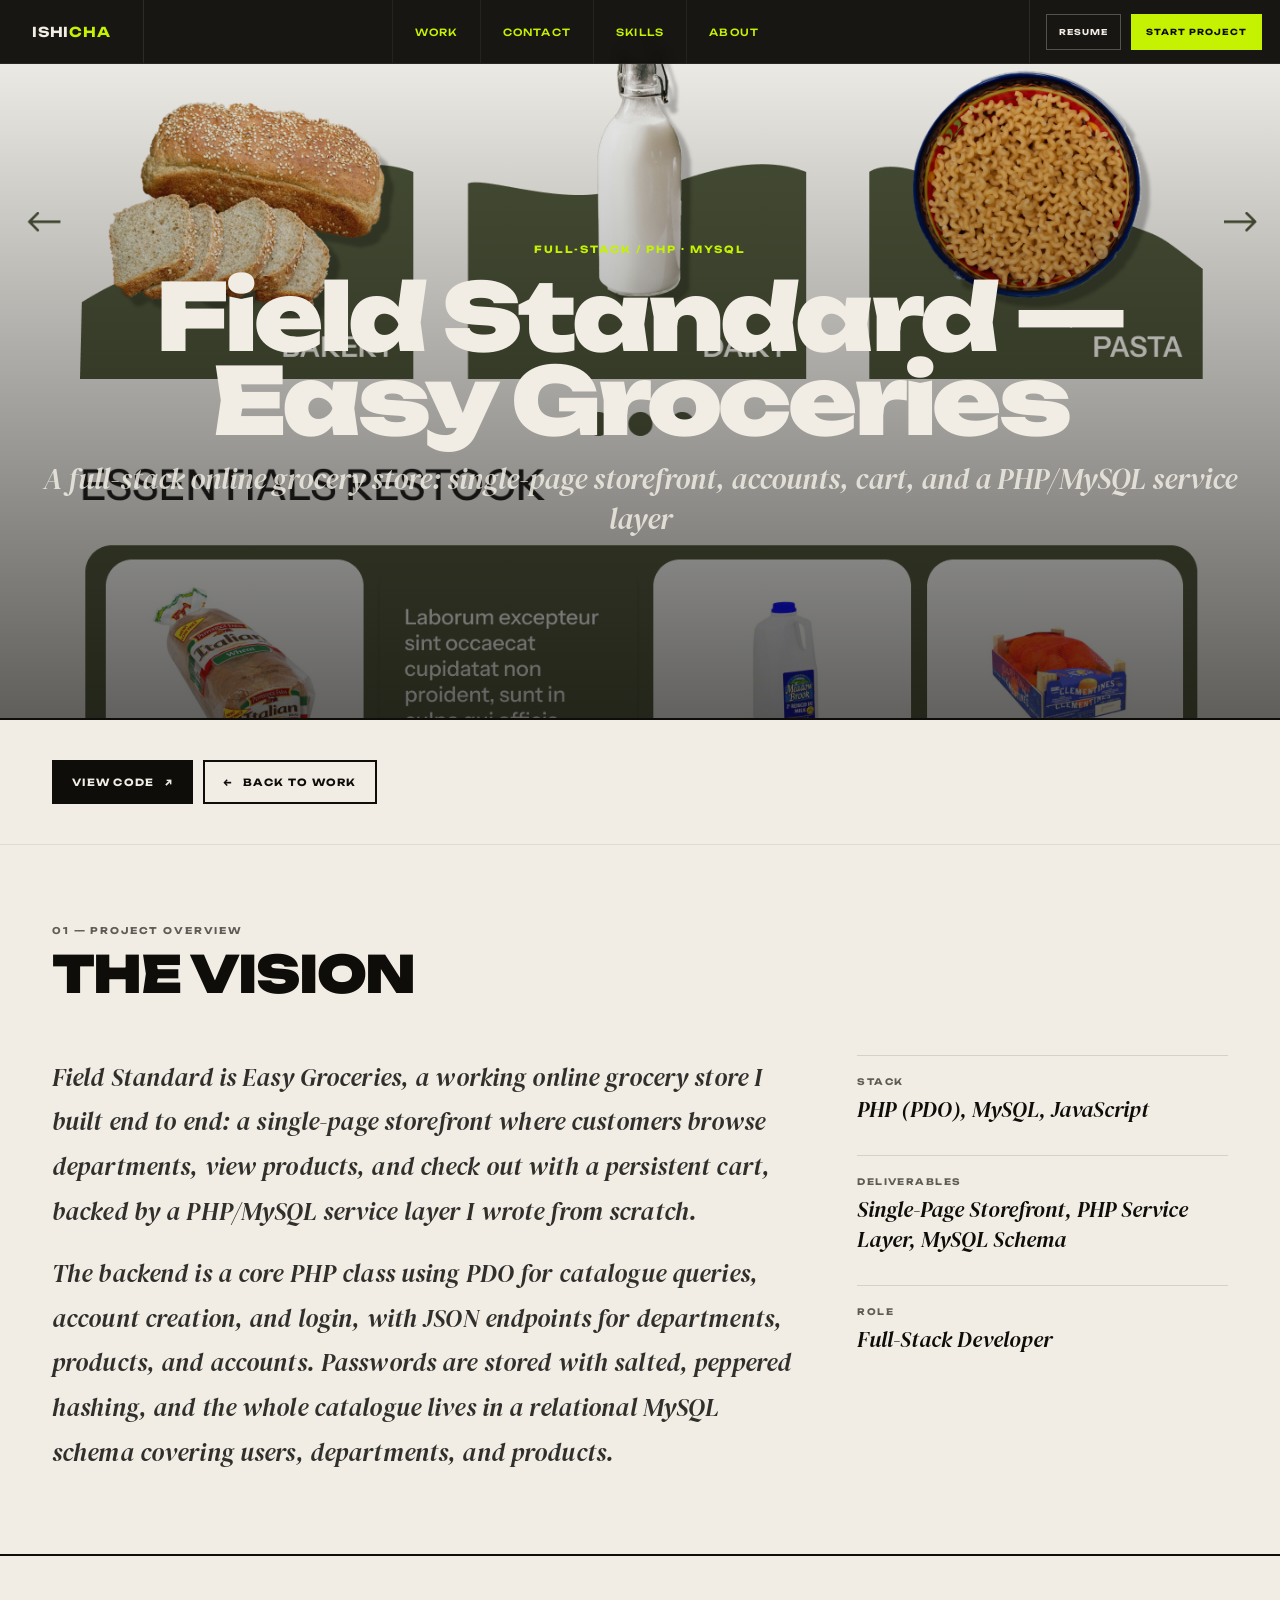
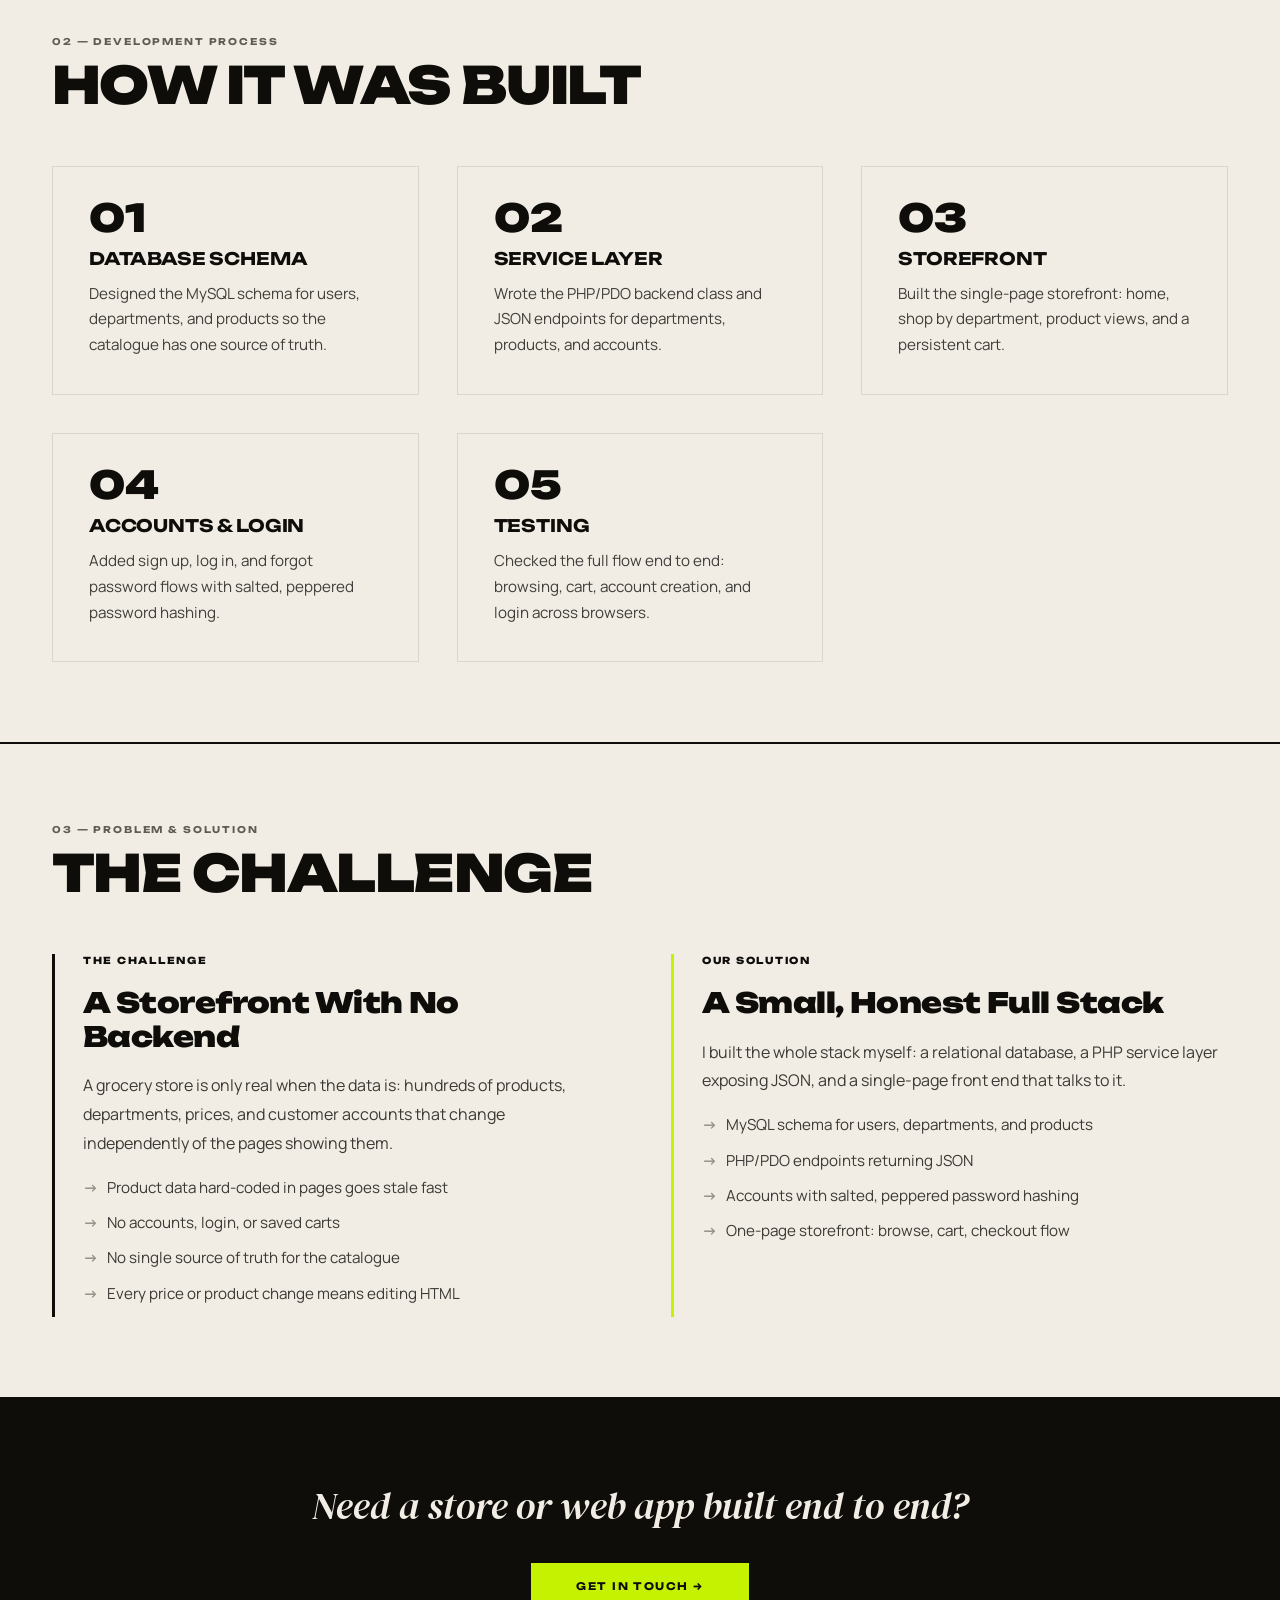
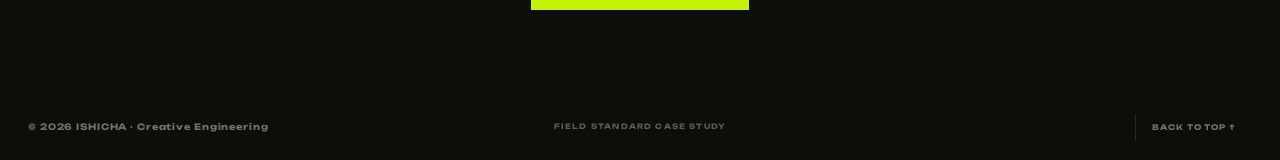
<file: fieldstandard.html>
<!DOCTYPE html>
<html lang="en">
<head>
<meta charset="UTF-8">
<meta name="viewport" content="width=device-width, initial-scale=1.0">
<title>Field Standard · Easy Groceries — ISHICHA</title>
<link href="https://fonts.googleapis.com/css2?family=Unbounded:wght@300;400;700;900&family=DM+Serif+Display:ital@0;1&family=Manrope:wght@300;400;500;600&display=swap" rel="stylesheet">
<style>
:root {
	--paper:  #F1EDE4;
	--ink:    #0E0D0A;
	--accent: #C5F200;
	--muted:  #928E87;
	--B:      2px solid var(--ink);
	--sans:   'Unbounded',sans-serif;
	--serif:  'DM Serif Display',Georgia,serif;
	--body:   'Manrope',sans-serif;
	--ease:   cubic-bezier(.16,1,.3,1);
}

*,*::before,*::after{margin:0;padding:0;box-sizing:border-box}
html{scroll-behavior:smooth}
body{background:var(--paper);color:var(--ink);font-family:var(--body);overflow-x:hidden;-webkit-font-smoothing:antialiased;}

nav{position:fixed;top:0;left:0;right:0;z-index:500;height:64px;display:flex;align-items:stretch;background:rgba(14,13,10,.96);backdrop-filter:blur(6px);border-bottom:1px solid rgba(241,237,228,.08);}
.nlogo{display:flex;align-items:center;padding:0 32px;border-right:1px solid rgba(241,237,228,.1);font-family:var(--sans);font-size:.85rem;font-weight:700;letter-spacing:.06em;color:var(--paper);text-decoration:none;}
.nlogo b{color:var(--accent);}
.nlinks{display:flex;margin:0 auto;}
.nlinks a{position:relative;display:flex;align-items:center;padding:0 22px;font-family:var(--sans);font-size:.62rem;font-weight:500;letter-spacing:.12em;text-transform:uppercase;color:#C5F200;text-decoration:none;border-left:1px solid rgba(241,237,228,.06);transition:color .25s var(--ease);}
.nlinks a::after{content:'';position:absolute;left:18px;right:18px;bottom:14px;height:1.5px;background:var(--accent);transform:scaleX(0);transform-origin:left;transition:transform .25s var(--ease);}
.nlinks a:hover{color:var(--paper);}
.nlinks a:hover::after{transform:scaleX(1);}


.nright{display:flex;align-items:center;gap:10px;padding:0 18px 0 16px;border-left:1px solid rgba(241,237,228,.1);}
.ndot{width:7px;height:7px;background:var(--accent);border-radius:50%;animation:blink 2s ease-in-out infinite;}
.ntxt{font-family:var(--sans);font-size:.52rem;font-weight:700;letter-spacing:.12em;text-transform:uppercase;color:rgba(241,237,228,.72);}
.nresume{display:inline-flex;align-items:center;justify-content:center;height:36px;padding:0 12px;font-family:var(--sans);font-size:.5rem;font-weight:700;letter-spacing:.12em;text-transform:uppercase;text-decoration:none;border:1px solid rgba(241,237,228,.28);color:var(--paper);transition:border-color .2s var(--ease),color .2s var(--ease),transform .2s var(--ease);}
.nresume:hover{border-color:var(--accent);color:var(--accent);transform:translateY(-1px);}
.ncta{display:inline-flex;align-items:center;justify-content:center;height:36px;padding:0 14px;font-family:var(--sans);font-size:.52rem;font-weight:700;letter-spacing:.12em;text-transform:uppercase;text-decoration:none;background:var(--accent);color:var(--ink);border:1.5px solid var(--accent);transition:transform .2s var(--ease),box-shadow .2s var(--ease),background .2s,color .2s;}
.ncta:hover{background:transparent;color:var(--accent);transform:translate(-2px,-2px);box-shadow:4px 4px 0 rgba(197,242,0,.35);}

@keyframes blink{0%,100%{opacity:1}50%{opacity:.2}}

.proj-hero{padding-top:64px;min-height:80vh;display:flex;align-items:center;justify-content:center;background-size:cover;background-position:center;position:relative;border-bottom:var(--B);}
.proj-hero::after{content:'';position:absolute;inset:0;background:linear-gradient(to bottom,rgba(14,13,10,0) 0%,rgba(14,13,10,.65) 100%);}
.proj-hero-content{position:relative;z-index:1;text-align:center;color:var(--paper);padding:0 40px;}
.proj-hero-tag{font-family:var(--sans);font-size:.62rem;font-weight:700;letter-spacing:.2em;text-transform:uppercase;color:var(--accent);margin-bottom:20px;}
.proj-hero-title{font-family:var(--sans);font-size:clamp(2.4rem,8vw,5.8rem);font-weight:900;letter-spacing:-.04em;line-height:.9;}
.proj-hero-sub{font-family:var(--serif);font-style:italic;font-size:clamp(1rem,2.5vw,1.8rem);font-weight:400;margin-top:16px;color:rgba(241,237,228,.84);}

.section{padding:80px 52px;border-bottom:var(--B);}
.section-head{margin-bottom:56px;}
.section-label{font-family:var(--sans);font-size:.58rem;font-weight:700;letter-spacing:.2em;text-transform:uppercase;color:#5f5b55;margin-bottom:14px;}
.section-title{font-family:var(--sans);font-size:clamp(2rem,4vw,3.5rem);font-weight:900;letter-spacing:-.03em;text-transform:uppercase;line-height:.95;}

.overview{display:grid;grid-template-columns:2fr 1fr;gap:64px;align-items:start;}
.overview-text{font-family:var(--serif);font-style:italic;font-size:clamp(1.2rem,2vw,1.55rem);font-weight:400;line-height:1.8;letter-spacing:.005em;color:rgba(14,13,10,.85);}
.overview-text p+p{margin-top:18px;}
.overview-meta{display:flex;flex-direction:column;gap:30px;}
.meta-block{border-top:1px solid rgba(14,13,10,.12);padding-top:20px;}
.meta-label{font-family:var(--sans);font-size:.56rem;font-weight:700;letter-spacing:.16em;text-transform:uppercase;color:#5f5b55;margin-bottom:8px;}
.meta-val{font-family:var(--serif);font-style:italic;font-size:1.35rem;font-weight:400;color:var(--ink);line-height:1.4;}

.process{display:grid;grid-template-columns:repeat(auto-fit,minmax(280px,1fr));gap:38px;margin-top:46px;}
.process-step{border:1.5px solid rgba(14,13,10,.1);padding:36px;background:var(--paper);transition:background .3s,border-color .3s;}
.process-step:hover{background:rgba(197,242,0,.08);border-color:var(--accent);}
.step-num{font-family:var(--sans);font-size:2.4rem;font-weight:900;color:var(--ink);line-height:.8;margin-bottom:14px;}
.step-title{font-family:var(--sans);font-size:1.08rem;font-weight:700;letter-spacing:-.01em;text-transform:uppercase;margin-bottom:12px;color:var(--ink);}
.step-desc{font-family:var(--body);font-size:.95rem;font-weight:400;line-height:1.7;color:rgba(14,13,10,.78);}

.problem-solution{display:grid;grid-template-columns:1fr 1fr;gap:62px;}
.ps-block{border-left:3px solid transparent;padding-left:28px;}
.ps-block.problem{border-left-color:#0E0D0A;}
.ps-block.solution{border-left-color:var(--accent);}
.ps-label{font-family:var(--sans);font-size:.6rem;font-weight:800;letter-spacing:.18em;text-transform:uppercase;margin-bottom:20px;color:#0E0D0A;}
.ps-title{font-family:var(--sans);font-size:1.75rem;font-weight:900;letter-spacing:-.02em;margin-bottom:18px;line-height:1.2;}
.ps-text{font-family:var(--body);font-size:1rem;font-weight:400;line-height:1.8;color:rgba(14,13,10,.8);}
.ps-list{list-style:none;margin-top:18px;}
.ps-list li{margin-bottom:11px;padding-left:24px;position:relative;font-size:.95rem;line-height:1.6;color:rgba(14,13,10,.8);}
.ps-list li::before{content:'→';position:absolute;left:0;color:var(--muted);font-weight:700;}

.results{display:grid;grid-template-columns:repeat(3,1fr);gap:36px;margin-top:46px;}
.result-card{text-align:center;padding:30px;background:rgba(197,242,0,.1);border:1.5px solid rgba(197,242,0,.25);}
.result-num{font-family:var(--sans);font-size:2.9rem;font-weight:900;color:var(--ink);line-height:.85;}
.result-label{font-family:var(--sans);font-size:.64rem;font-weight:700;letter-spacing:.14em;text-transform:uppercase;color:#5f5b55;margin-top:14px;}

.tech-stack{display:flex;flex-wrap:wrap;gap:12px;margin-top:34px;}
.tech-badge{font-family:var(--sans);font-size:.65rem;font-weight:700;letter-spacing:.1em;text-transform:uppercase;background:var(--ink);color:var(--accent);padding:10px 18px;border:1px solid var(--ink);}

.back-wrap{padding:40px 52px;border-bottom:1px solid rgba(14,13,10,.08);display:flex;justify-content:flex-start;align-items:center;gap:10px;flex-wrap:wrap;}
.back-link,.project-live-top{display:inline-flex;align-items:center;justify-content:center;gap:10px;height:44px;padding:0 18px;text-decoration:none;font-family:var(--sans);font-size:.62rem;font-weight:700;letter-spacing:.13em;text-transform:uppercase;border:2px solid var(--ink);position:relative;overflow:hidden;isolation:isolate;transition:color .25s var(--ease),transform .22s var(--ease),box-shadow .22s var(--ease),border-color .25s var(--ease);}
.back-link::before,.project-live-top::before{content:'';position:absolute;inset:0;background:var(--accent);transform:translateX(-101%);transition:transform .3s var(--ease);z-index:0;}
.back-link .txt,.back-link .arr,.project-live-top .txt,.project-live-top .arr{position:relative;z-index:1;}
.back-link .arr,.project-live-top .arr{display:inline-block;transition:transform .25s var(--ease);}

.back-link{color:var(--ink);background:transparent;}
.back-link:hover{color:var(--ink);border-color:var(--ink);transform:translate(-1px,-1px);box-shadow:3px 3px 0 rgba(14,13,10,.16);}
.back-link:hover::before{transform:translateX(0);}
.back-link:hover .arr{transform:translate(-1px,0);}

.project-live-top{color:var(--paper);background:var(--ink);}
.project-live-top:hover{color:var(--ink);border-color:var(--ink);transform:translate(-1px,-1px);box-shadow:3px 3px 0 rgba(14,13,10,.24);}
.project-live-top:hover::before{transform:translateX(0);}
.project-live-top:hover .arr{transform:translate(1px,-1px);}

.proj-cta{background:var(--ink);color:var(--paper);padding:80px 52px;text-align:center;border-bottom:var(--B);}
.cta-text{font-family:var(--serif);font-style:italic;font-size:clamp(1.8rem,3vw,2.5rem);font-weight:400;margin-bottom:30px;line-height:1.4;}
.cta-btn{display:inline-block;font-family:var(--sans);font-size:.65rem;font-weight:700;letter-spacing:.14em;text-transform:uppercase;background:var(--accent);color:var(--ink);padding:16px 44px;text-decoration:none;border:1.5px solid var(--accent);}

footer{background:var(--ink);display:grid;grid-template-columns:1fr auto 1fr;align-items:center;padding:20px 28px;border-top:var(--B);}
.fl{font-family:var(--sans);font-size:.55rem;font-weight:700;letter-spacing:.1em;color:rgba(241,237,228,.45);}
.fc{font-family:var(--sans);font-size:.46rem;font-weight:700;letter-spacing:.16em;text-transform:uppercase;color:rgba(241,237,228,.35);text-align:center;}
.fr{display:flex;justify-content:flex-end;}
.fr a{text-decoration:none;font-family:var(--sans);font-size:.48rem;font-weight:700;letter-spacing:.12em;text-transform:uppercase;color:rgba(241,237,228,.45);padding:8px 16px;border-left:1px solid rgba(241,237,228,.12);transition:color .2s;}
.fr a:hover{color:var(--accent);}

@media(max-width:960px){
	.section{padding:60px 28px;}
	.overview{grid-template-columns:1fr;gap:40px;}
	.problem-solution{grid-template-columns:1fr;}
	.results{grid-template-columns:1fr 1fr;}
	.back-wrap{padding:32px 28px;}
}
@media(max-width:640px){
	.section{padding:40px 20px;}
	.proj-hero{min-height:60vh;}
	.process{grid-template-columns:1fr;}
	.results{grid-template-columns:1fr;}
	.nlinks{display:none;}
	.nlogo{padding:0 18px;font-size:.74rem;}
	.nright{margin-left:auto;padding:0 14px;}
	.ntxt{display:none;}
	.nresume{height:32px;padding:0 9px;font-size:.46rem;}
	.ncta{height:32px;padding:0 10px;font-size:.48rem;}
	footer{grid-template-columns:1fr;gap:8px;}
	.fr,.fc{justify-content:flex-start;text-align:left;}
}
</style>
<!-- Google tag (gtag.js) -->
<script async src="https://www.googletagmanager.com/gtag/js?id=G-DK1DBWE0DG"></script>
<script>
  window.dataLayer = window.dataLayer || [];
  function gtag(){dataLayer.push(arguments);}
  gtag('js', new Date());

  gtag('config', 'G-DK1DBWE0DG');
</script>
</head>
<body>

<nav>
  <a href="./index.html" class="nlogo">ISHI<b>CHA</b></a>
  <div class="nlinks">
    <a href="./index.html#projects">Work</a>
    <a href="./index.html#contact">Contact</a>
    <a href="./index.html#skills">Skills</a>
    <a href="./index.html#about">About</a>
  </div>
	<div class="nright">
		<a href="./resume.pdf" class="nresume" target="_blank" rel="noopener noreferrer">Resume</a>
		<a href="./index.html#contact" class="ncta">Start Project</a>
	</div>
</nav>

<section class="proj-hero" style="background-image: url('assets/img/fieldstandard.png')">
	<div class="proj-hero-content">
		<div class="proj-hero-tag">Full-Stack / PHP · MySQL</div>
		<h1 class="proj-hero-title">Field Standard — Easy Groceries</h1>
		<p class="proj-hero-sub">A full-stack online grocery store: single-page storefront, accounts, cart, and a PHP/MySQL service layer</p>
	</div>
</section>

<section class="back-wrap">
	<a href="https://github.com/ishikachapadia/field-standard" target="_blank" rel="noopener noreferrer" class="project-live-top"><span class="txt">View Code</span><span class="arr">↗</span></a>
	<a href="../index.html#projects" class="back-link"><span class="arr">←</span><span class="txt">Back to Work</span></a>
</section>

<section class="section">
	<div class="section-head">
		<div class="section-label">01 — Project Overview</div>
		<h2 class="section-title">The Vision</h2>
	</div>
	<div class="overview">
		<div class="overview-text">
			<p>Field Standard is Easy Groceries, a working online grocery store I built end to end: a single-page storefront where customers browse departments, view products, and check out with a persistent cart, backed by a PHP/MySQL service layer I wrote from scratch.</p>
			<p>The backend is a core PHP class using PDO for catalogue queries, account creation, and login, with JSON endpoints for departments, products, and accounts. Passwords are stored with salted, peppered hashing, and the whole catalogue lives in a relational MySQL schema covering users, departments, and products.</p>
		</div>
		<div class="overview-meta">
			<div class="meta-block"><div class="meta-label">Stack</div><div class="meta-val">PHP (PDO), MySQL, JavaScript</div></div>
			<div class="meta-block"><div class="meta-label">Deliverables</div><div class="meta-val">Single-Page Storefront, PHP Service Layer, MySQL Schema</div></div>
			<div class="meta-block"><div class="meta-label">Role</div><div class="meta-val">Full-Stack Developer</div></div>
		</div>
	</div>
</section>

<section class="section">
	<div class="section-head">
		<div class="section-label">02 — Development Process</div>
		<h2 class="section-title">How It Was Built</h2>
	</div>
	<div class="process">
		<div class="process-step"><div class="step-num">01</div><div class="step-title">Database Schema</div><div class="step-desc">Designed the MySQL schema for users, departments, and products so the catalogue has one source of truth.</div></div>
		<div class="process-step"><div class="step-num">02</div><div class="step-title">Service Layer</div><div class="step-desc">Wrote the PHP/PDO backend class and JSON endpoints for departments, products, and accounts.</div></div>
		<div class="process-step"><div class="step-num">03</div><div class="step-title">Storefront</div><div class="step-desc">Built the single-page storefront: home, shop by department, product views, and a persistent cart.</div></div>
		<div class="process-step"><div class="step-num">04</div><div class="step-title">Accounts &amp; Login</div><div class="step-desc">Added sign up, log in, and forgot password flows with salted, peppered password hashing.</div></div>
		<div class="process-step"><div class="step-num">05</div><div class="step-title">Testing</div><div class="step-desc">Checked the full flow end to end: browsing, cart, account creation, and login across browsers.</div></div>
	</div>
</section>

<section class="section">
	<div class="section-head">
		<div class="section-label">03 — Problem & Solution</div>
		<h2 class="section-title">The Challenge</h2>
	</div>
	<div class="problem-solution">
		<div class="ps-block problem">
			<div class="ps-label">The Challenge</div>
			<h3 class="ps-title">A Storefront With No Backend</h3>
			<p class="ps-text">A grocery store is only real when the data is: hundreds of products, departments, prices, and customer accounts that change independently of the pages showing them.</p>
			<ul class="ps-list">
				<li>Product data hard-coded in pages goes stale fast</li>
				<li>No accounts, login, or saved carts</li>
				<li>No single source of truth for the catalogue</li>
				<li>Every price or product change means editing HTML</li>
			</ul>
		</div>
		<div class="ps-block solution">
			<div class="ps-label">Our Solution</div>
			<h3 class="ps-title">A Small, Honest Full Stack</h3>
			<p class="ps-text">I built the whole stack myself: a relational database, a PHP service layer exposing JSON, and a single-page front end that talks to it.</p>
			<ul class="ps-list">
				<li>MySQL schema for users, departments, and products</li>
				<li>PHP/PDO endpoints returning JSON</li>
				<li>Accounts with salted, peppered password hashing</li>
				<li>One-page storefront: browse, cart, checkout flow</li>
			</ul>
		</div>
	</div>
</section>


<section class="proj-cta">
	<p class="cta-text">Need a store or web app built end to end?</p>
	<a href="./index.html" class="cta-btn">Get in Touch →</a>
</section>

<footer>
	<div class="fl">© 2026 ISHICHA · Creative Engineering</div>
	<div class="fc">Field Standard Case Study</div>
	<div class="fr"><a href="#">Back to Top ↑</a></div>
</footer>

<script>
document.querySelector('a[href="#"]').addEventListener('click',function(e){
	e.preventDefault();
	window.scrollTo({top:0,behavior:'smooth'});
});
</script>

</body>
</html>
</file>
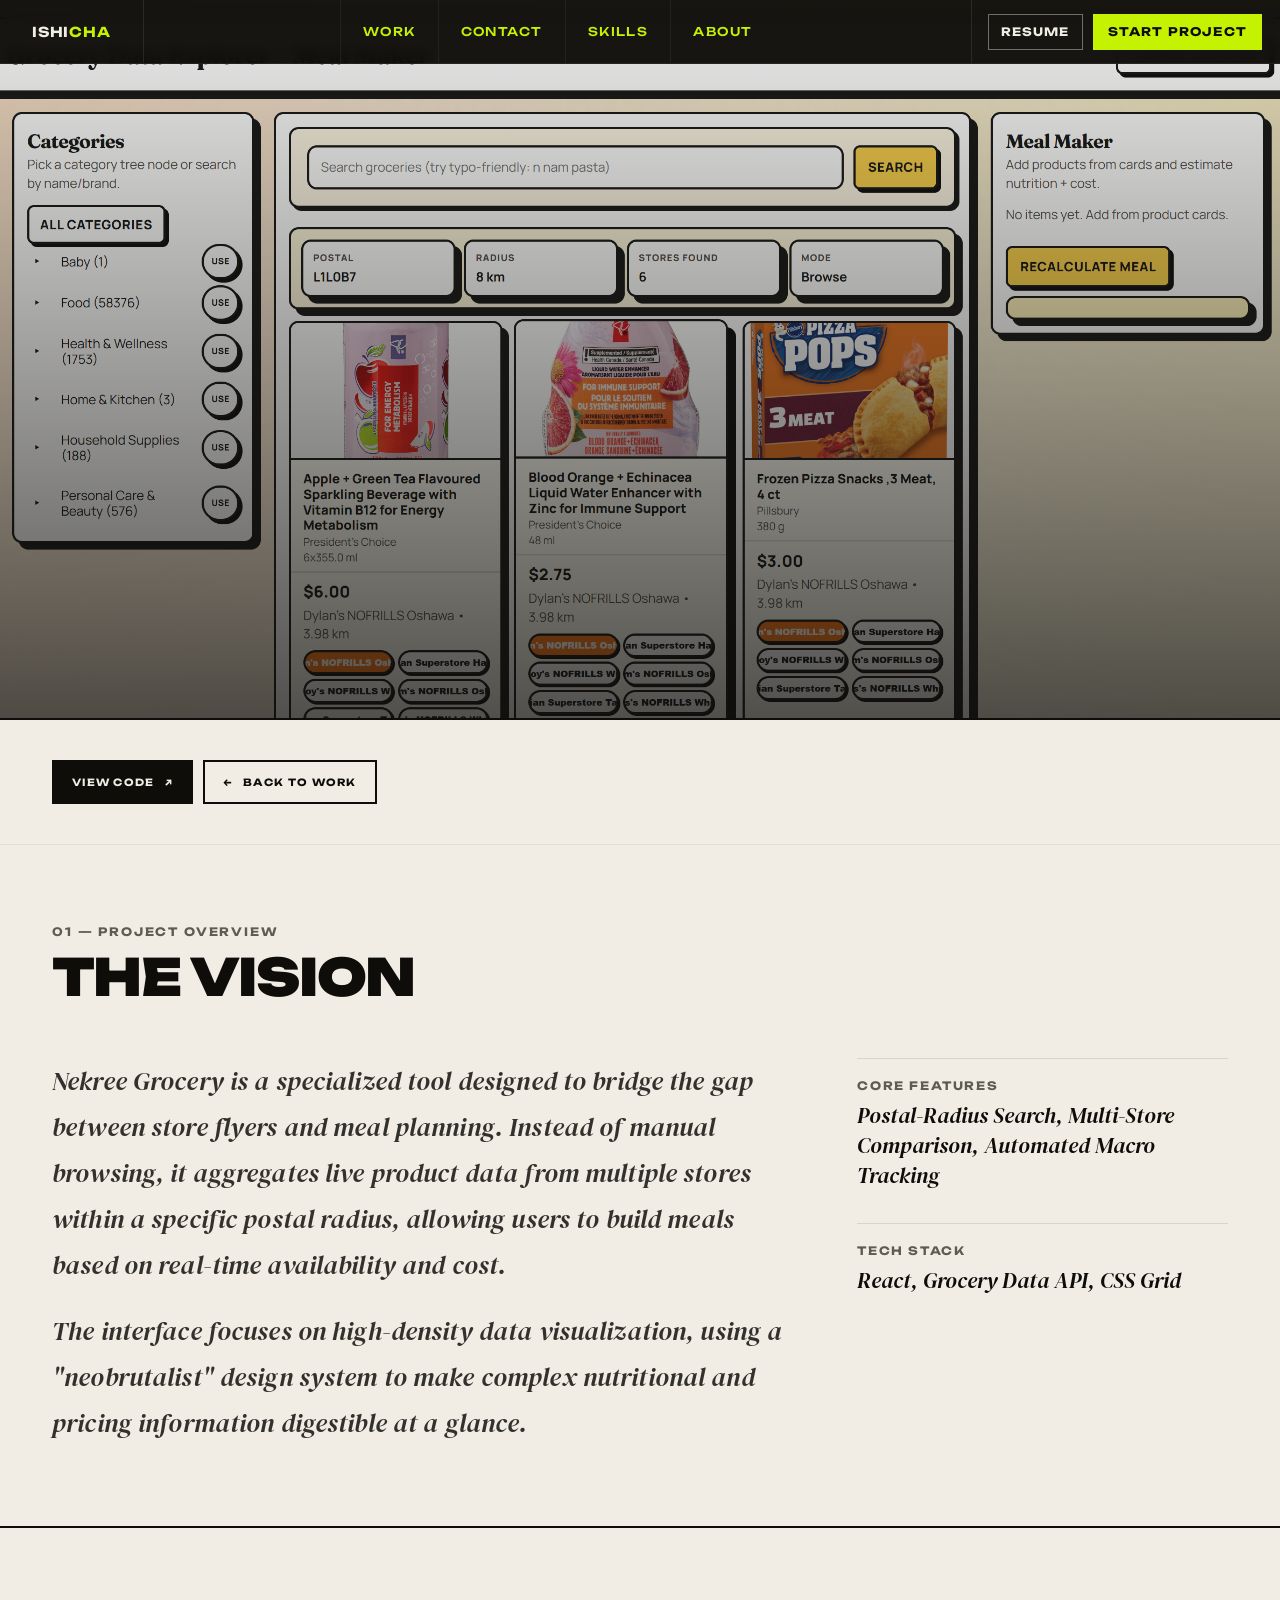
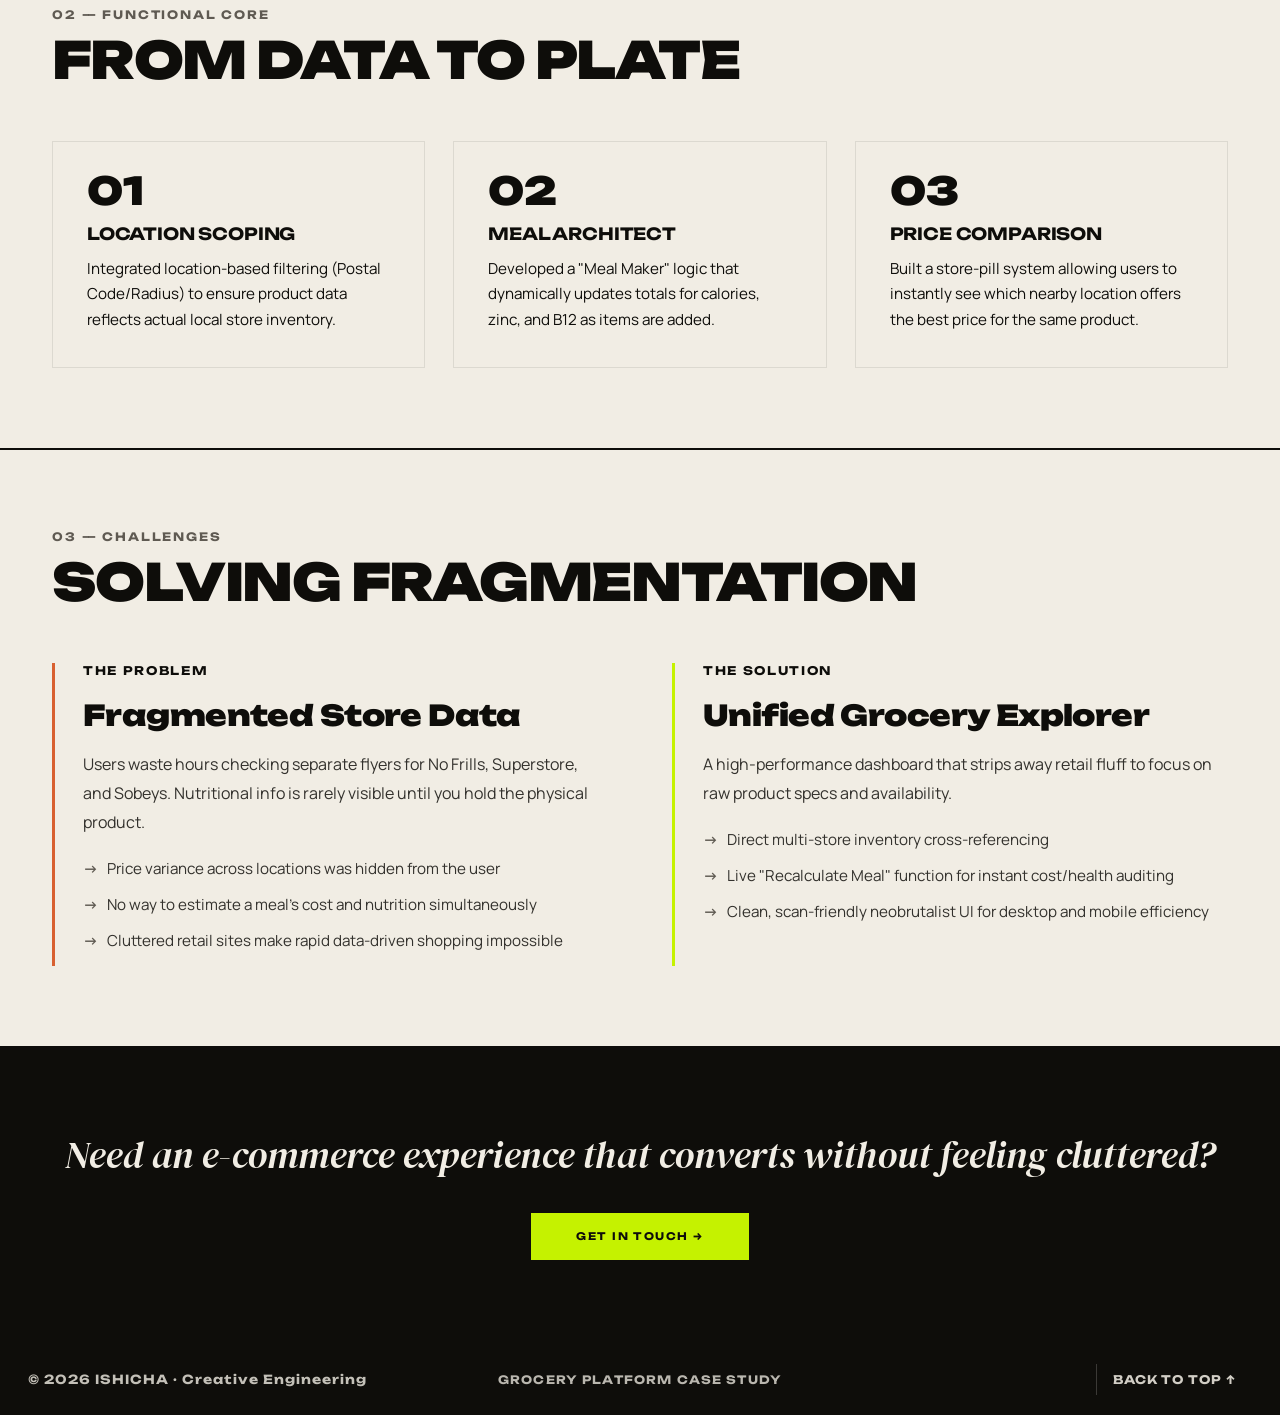
<file: grocery.html>
<!DOCTYPE html>
<html lang="en">
<head>
<meta charset="UTF-8">
<meta name="viewport" content="width=device-width, initial-scale=1.0">
<title>Grocery Platform — ISHICHA</title>
<link href="https://fonts.googleapis.com/css2?family=Unbounded:wght@300;400;700;900&family=DM+Serif+Display:ital@0;1&family=Manrope:wght@300;400;500;600&display=swap" rel="stylesheet">
<style>
:root {
	--paper:  #F1EDE4;
	--ink:    #0E0D0A;
	--accent: #C5F200;
    --muted:  #5F5A52;
	--B:      2px solid var(--ink);
	--sans:   'Unbounded',sans-serif;
	--serif:  'DM Serif Display',Georgia,serif;
	--body:   'Manrope',sans-serif;
	--ease:   cubic-bezier(.16,1,.3,1);
}
*,*::before,*::after{margin:0;padding:0;box-sizing:border-box}
html{scroll-behavior:smooth}
body{background:var(--paper);color:var(--ink);font-family:var(--body);overflow-x:hidden;-webkit-font-smoothing:antialiased;}

nav{position:fixed;top:0;left:0;right:0;z-index:500;height:64px;display:flex;align-items:stretch;background:rgba(14,13,10,.96);backdrop-filter:blur(6px);border-bottom:1px solid rgba(241,237,228,.08);}
.nlogo{display:flex;align-items:center;padding:0 32px;border-right:1px solid rgba(241,237,228,.1);font-family:var(--sans);font-size:.85rem;font-weight:700;letter-spacing:.06em;color:var(--paper);text-decoration:none;}
.nlogo b{color:var(--accent);}
.nlinks{display:flex;margin:0 auto;}
.nlinks a{position:relative;display:flex;align-items:center;padding:0 22px;font-family:var(--sans);font-size:.75rem;font-weight:500;letter-spacing:.12em;text-transform:uppercase;color:#C5F200;text-decoration:none;border-left:1px solid rgba(241,237,228,.06);transition:color .25s var(--ease);}
.nlinks a::after{content:'';position:absolute;left:18px;right:18px;bottom:14px;height:1.5px;background:var(--accent);transform:scaleX(0);transform-origin:left;transition:transform .25s var(--ease);}
.nlinks a:hover{color:var(--paper);}
.nlinks a:hover::after{transform:scaleX(1);}
.nright{display:flex;align-items:center;gap:10px;padding:0 18px 0 16px;border-left:1px solid rgba(241,237,228,.1);}
.ndot{width:7px;height:7px;background:var(--accent);border-radius:50%;animation:blink 2s ease-in-out infinite;}
.ntxt{font-family:var(--sans);font-size:.72rem;font-weight:700;letter-spacing:.1em;text-transform:uppercase;color:rgba(241,237,228,.88);}
.nresume{display:inline-flex;align-items:center;justify-content:center;height:36px;padding:0 12px;font-family:var(--sans);font-size:.72rem;font-weight:700;letter-spacing:.1em;text-transform:uppercase;text-decoration:none;border:1px solid rgba(241,237,228,.42);color:var(--paper);transition:border-color .2s var(--ease),color .2s var(--ease),transform .2s var(--ease);}
.nresume:hover{border-color:var(--accent);color:var(--accent);transform:translateY(-1px);}
.ncta{display:inline-flex;align-items:center;justify-content:center;height:36px;padding:0 14px;font-family:var(--sans);font-size:.74rem;font-weight:700;letter-spacing:.1em;text-transform:uppercase;text-decoration:none;background:var(--accent);color:var(--ink);border:1.5px solid var(--accent);transition:transform .2s var(--ease),box-shadow .2s var(--ease),background .2s,color .2s;}
.ncta:hover{background:transparent;color:var(--accent);transform:translate(-2px,-2px);box-shadow:4px 4px 0 rgba(197,242,0,.35);}

@keyframes blink{0%,100%{opacity:1}50%{opacity:.2}}

.proj-hero{
	padding-top:64px;
	min-height:80vh;
	display:flex;align-items:center;justify-content:center;
	background-size:cover;background-position:center;
	position:relative;
	border-bottom:var(--B);
}
.proj-hero::after{
	content:'';position:absolute;inset:0;
	background:linear-gradient(to bottom,rgba(14,13,10,.08) 0%,rgba(14,13,10,.72) 100%);
}
.proj-hero-content{position:relative;z-index:1;text-align:center;color:var(--paper);padding:0 40px;}
.proj-hero-tag{font-family:var(--sans);font-size:.6rem;font-weight:700;letter-spacing:.2em;text-transform:uppercase;color:var(--accent);margin-bottom:20px;}
.proj-hero-title{font-family:var(--sans);font-size:clamp(2.3rem,7.4vw,5.8rem);font-weight:900;letter-spacing:-.04em;line-height:.92;text-transform:uppercase;}
.proj-hero-sub{font-family:var(--serif);font-style:italic;font-size:clamp(1rem,2.5vw,1.7rem);font-weight:400;margin-top:16px;color:rgba(241,237,228,.82);}

.back-wrap{padding:40px 52px;border-bottom:1px solid rgba(14,13,10,.06);display:flex;justify-content:flex-start;align-items:center;gap:10px;flex-wrap:wrap;}
.back-link,.project-live-top{display:inline-flex;align-items:center;justify-content:center;gap:10px;height:44px;padding:0 18px;text-decoration:none;font-family:var(--sans);font-size:.62rem;font-weight:700;letter-spacing:.13em;text-transform:uppercase;border:2px solid var(--ink);position:relative;overflow:hidden;isolation:isolate;transition:color .25s var(--ease),transform .22s var(--ease),box-shadow .22s var(--ease),border-color .25s var(--ease);}
.back-link::before,.project-live-top::before{content:'';position:absolute;inset:0;background:var(--accent);transform:translateX(-101%);transition:transform .3s var(--ease);z-index:0;}
.back-link .txt,.back-link .arr,.project-live-top .txt,.project-live-top .arr{position:relative;z-index:1;}
.back-link .arr,.project-live-top .arr{display:inline-block;transition:transform .25s var(--ease);}

.back-link{color:var(--ink);background:transparent;}
.back-link:hover{color:var(--ink);border-color:var(--ink);transform:translate(-2px,-2px);box-shadow:5px 5px 0 rgba(14,13,10,.16);}
.back-link:hover::before{transform:translateX(0);}
.back-link:hover .arr{transform:translate(-2px,0);}

.project-live-top{color:var(--paper);background:var(--ink);}
.project-live-top:hover{color:var(--ink);border-color:var(--ink);transform:translate(-2px,-2px);box-shadow:5px 5px 0 rgba(14,13,10,.24);}
.project-live-top:hover::before{transform:translateX(0);}
.project-live-top:hover .arr{transform:translate(2px,-2px);}

.section{padding:80px 52px;border-bottom:var(--B);}
.section-head{margin-bottom:56px;}
.section-label{font-family:var(--sans);font-size:.72rem;font-weight:700;letter-spacing:.16em;text-transform:uppercase;color:var(--muted);margin-bottom:14px;}
.section-title{font-family:var(--sans);font-size:clamp(2rem,4vw,3.5rem);font-weight:900;letter-spacing:-.03em;text-transform:uppercase;line-height:.95;}

.overview{display:grid;grid-template-columns:2fr 1fr;gap:64px;align-items:start;}
.overview-text{font-family:var(--serif);font-style:italic;font-size:clamp(1.2rem,2vw,1.6rem);font-weight:400;line-height:1.8;letter-spacing:.005em;color:rgba(14,13,10,.84);}
.overview-meta{display:flex;flex-direction:column;gap:32px;}
.meta-block{border-top:1px solid rgba(14,13,10,.1);padding-top:20px;}
.meta-label{font-family:var(--sans);font-size:.72rem;font-weight:700;letter-spacing:.14em;text-transform:uppercase;color:var(--muted);margin-bottom:8px;}
.meta-val{font-family:var(--serif);font-style:italic;font-size:1.35rem;font-weight:400;color:var(--ink);line-height:1.4;}

.process{display:grid;grid-template-columns:repeat(auto-fit,minmax(260px,1fr));gap:28px;margin-top:30px;}
.process-step{border:1.5px solid rgba(14,13,10,.09);padding:34px;background:var(--paper);transition:background .3s,border-color .3s;}
.process-step:hover{background:rgba(197,242,0,.08);border-color:var(--accent);}
.step-num{font-family:var(--sans);font-size:2.4rem;font-weight:900;line-height:.8;margin-bottom:16px;color:#0E0D0A;}
.step-title{font-family:var(--sans);font-size:1.05rem;font-weight:700;letter-spacing:-.01em;text-transform:uppercase;margin-bottom:12px;}
.step-desc{font-size:.95rem;line-height:1.7;color:rgb(14, 13, 10);}

.problem-solution{display:grid;grid-template-columns:1fr 1fr;gap:64px;}
.ps-block{border-left:3px solid transparent;padding-left:28px;}
.ps-block.problem{border-left-color:#d86030;}
.ps-block.solution{border-left-color:var(--accent);}
.ps-label{font-family:var(--sans);font-size:.74rem;font-weight:700;letter-spacing:.14em;text-transform:uppercase;margin-bottom:20px;}
.ps-title{font-family:var(--sans);font-size:1.8rem;font-weight:900;letter-spacing:-.02em;margin-bottom:18px;line-height:1.2;}
.ps-text{font-size:1rem;font-weight:400;line-height:1.8;color:rgba(14,13,10,.84);}
.ps-list{list-style:none;margin-top:20px;}
.ps-list li{margin-bottom:12px;padding-left:24px;position:relative;font-size:.95rem;line-height:1.6;color:rgba(14,13,10,.84);}
.ps-list li::before{content:'→';position:absolute;left:0;color:var(--muted);font-weight:700;}

.proj-cta{background:var(--ink);color:var(--paper);padding:80px 52px;text-align:center;border-bottom:var(--B);}
.cta-text{font-family:var(--serif);font-style:italic;font-size:clamp(1.8rem,3vw,2.4rem);font-weight:400;margin-bottom:32px;line-height:1.4;}
.cta-btn{display:inline-block;font-family:var(--sans);font-size:.65rem;font-weight:700;letter-spacing:.14em;text-transform:uppercase;background:var(--accent);color:var(--ink);padding:16px 44px;text-decoration:none;border:1.5px solid var(--accent);transition:all .3s var(--ease);}
.cta-btn:hover{background:transparent;color:var(--accent);transform:translateX(3px);}

footer{background:var(--ink);display:grid;grid-template-columns:1fr auto 1fr;align-items:center;padding:20px 28px;border-top:var(--B);}
.fl{font-family:var(--sans);font-size:.78rem;font-weight:700;letter-spacing:.08em;color:rgba(241,237,228,.8);}
.fc{font-family:var(--sans);font-size:.72rem;font-weight:700;letter-spacing:.1em;text-transform:uppercase;color:rgba(241,237,228,.76);text-align:center;}
.fr{display:flex;justify-content:flex-end;}
.fr a{text-decoration:none;font-family:var(--sans);font-size:.74rem;font-weight:700;letter-spacing:.08em;text-transform:uppercase;color:rgba(241,237,228,.86);padding:8px 16px;border-left:1px solid rgba(241,237,228,.2);transition:color .2s;}
.fr a:hover{color:var(--accent);}

a:focus-visible,
button:focus-visible {
    outline: 3px solid var(--accent);
    outline-offset: 3px;
}

@media(max-width:960px){
	.section{padding:60px 28px;}
	.overview{grid-template-columns:1fr;gap:40px;}
	.problem-solution{grid-template-columns:1fr;}
}
@media(max-width:640px){
	.nlinks{display:none;}
	.nlogo{padding:0 18px;font-size:.74rem;}
	.nright{margin-left:auto;padding:0 14px;}
	.ntxt{display:none;}
    .nresume{height:32px;padding:0 9px;font-size:.64rem;}
    .ncta{height:32px;padding:0 10px;font-size:.66rem;}
	.section{padding:40px 20px;}
	.proj-hero{min-height:62vh;}
	.process{grid-template-columns:1fr;}
	.back-wrap{padding:28px 20px;}
	footer{grid-template-columns:1fr;gap:8px;}
	.fr,.fc{justify-content:flex-start;text-align:left;}
}

.rv{opacity:0;transform:translateY(24px);animation:reveal .8s cubic-bezier(.16,1,.3,1) both;}
@keyframes reveal{from{opacity:0;transform:translateY(24px)}to{opacity:1;transform:translateY(0)}}
.rv:nth-child(1){animation-delay:.1s}
.rv:nth-child(2){animation-delay:.2s}
.rv:nth-child(3){animation-delay:.3s}
.rv:nth-child(4){animation-delay:.4s}
</style>
</head>
<body>

<nav>
	<a href="../index.html" class="nlogo">ISHI<b>CHA</b></a>
	<div class="nlinks">
		<a href="./index.html#projects">Work</a>
		<a href="./index.html#contact">Contact</a>
		<a href="./index.html#skills">Skills</a>
		<a href="./index.html#about">About</a>
	</div>
	<div class="nright">
		<a href="./assets/resume.pdf" class="nresume" target="_blank" rel="noopener noreferrer">Resume</a>
		<a href="./index.html#contact" class="ncta">Start Project</a>
	</div>
</nav>

<section class="proj-hero" style="background-image: url('assets/img/nekreegrocery.png')">
</section>

<section class="back-wrap">
	<a href="https://github.com/ishikachapadia/nekree-grocery" target="_blank" rel="noopener noreferrer" class="project-live-top"><span class="txt">View Code</span><span class="arr">↗</span></a>
	<a href="./index.html#projects" class="back-link"><span class="arr">←</span><span class="txt">Back to Work</span></a>
</section>

<section class="section rv">
    <div class="section-head">
        <div class="section-label">01 — Project Overview</div>
        <h2 class="section-title">The Vision</h2>
    </div>
    <div class="overview">
        <div class="overview-text">
            <p>Nekree Grocery is a specialized tool designed to bridge the gap between store flyers and meal planning. Instead of manual browsing, it aggregates live product data from multiple stores within a specific postal radius, allowing users to build meals based on real-time availability and cost.</p>
            <p style="margin-top:20px;">The interface focuses on high-density data visualization, using a "neobrutalist" design system to make complex nutritional and pricing information digestible at a glance.</p>
        </div>
        <div class="overview-meta">
            <div class="meta-block">
                <div class="meta-label">Core Features</div>
                <div class="meta-val">Postal-Radius Search, Multi-Store Comparison, Automated Macro Tracking</div>
            </div>
            <div class="meta-block">
                <div class="meta-label">Tech Stack</div>
                <div class="meta-val">React, Grocery Data API, CSS Grid</div>
            </div>
        </div>
    </div>
</section>

<section class="section rv">
    <div class="section-head">
        <div class="section-label">02 — Functional Core</div>
        <h2 class="section-title">From Data to Plate</h2>
    </div>
    <div class="process">
        <div class="process-step rv">
            <div class="step-num">01</div>
            <div class="step-title">Location Scoping</div>
            <div class="step-desc">Integrated location-based filtering (Postal Code/Radius) to ensure product data reflects actual local store inventory.</div>
        </div>
        <div class="process-step rv">
            <div class="step-num">02</div>
            <div class="step-title">Meal Architect</div>
            <div class="step-desc">Developed a "Meal Maker" logic that dynamically updates totals for calories, zinc, and B12 as items are added.</div>
        </div>
        <div class="process-step rv">
            <div class="step-num">03</div>
            <div class="step-title">Price Comparison</div>
            <div class="step-desc">Built a store-pill system allowing users to instantly see which nearby location offers the best price for the same product.</div>
        </div>
    </div>
</section>

<section class="section rv">
    <div class="section-head">
        <div class="section-label">03 — Challenges</div>
        <h2 class="section-title">Solving Fragmentation</h2>
    </div>
    <div class="problem-solution">
        <div class="ps-block problem">
            <div class="ps-label">The Problem</div>
            <h3 class="ps-title">Fragmented Store Data</h3>
            <p class="ps-text">Users waste hours checking separate flyers for No Frills, Superstore, and Sobeys. Nutritional info is rarely visible until you hold the physical product.</p>
            <ul class="ps-list">
                <li>Price variance across locations was hidden from the user</li>
                <li>No way to estimate a meal's cost and nutrition simultaneously</li>
                <li>Cluttered retail sites make rapid data-driven shopping impossible</li>
            </ul>
        </div>
        <div class="ps-block solution">
            <div class="ps-label">The Solution</div>
            <h3 class="ps-title">Unified Grocery Explorer</h3>
            <p class="ps-text">A high-performance dashboard that strips away retail fluff to focus on raw product specs and availability.</p>
            <ul class="ps-list">
                <li>Direct multi-store inventory cross-referencing</li>
                <li>Live "Recalculate Meal" function for instant cost/health auditing</li>
                <li>Clean, scan-friendly neobrutalist UI for desktop and mobile efficiency</li>
            </ul>
        </div>
    </div>
</section>

<section class="proj-cta">
	<p class="cta-text">Need an e-commerce experience that converts without feeling cluttered?</p>
	<a href="../index.html#contact" class="cta-btn">Get in Touch →</a>
</section>

<footer>
	<div class="fl">© 2026 ISHICHA · Creative Engineering</div>
	<div class="fc">Grocery Platform Case Study</div>
	<div class="fr">
		<a href="#">Back to Top ↑</a>
	</div>
</footer>

<script>
document.querySelector('a[href="#"]').addEventListener('click', function (e) {
	e.preventDefault();
	window.scrollTo({ top: 0, behavior: 'smooth' });
});
</script>

</body>
</html>
</file>
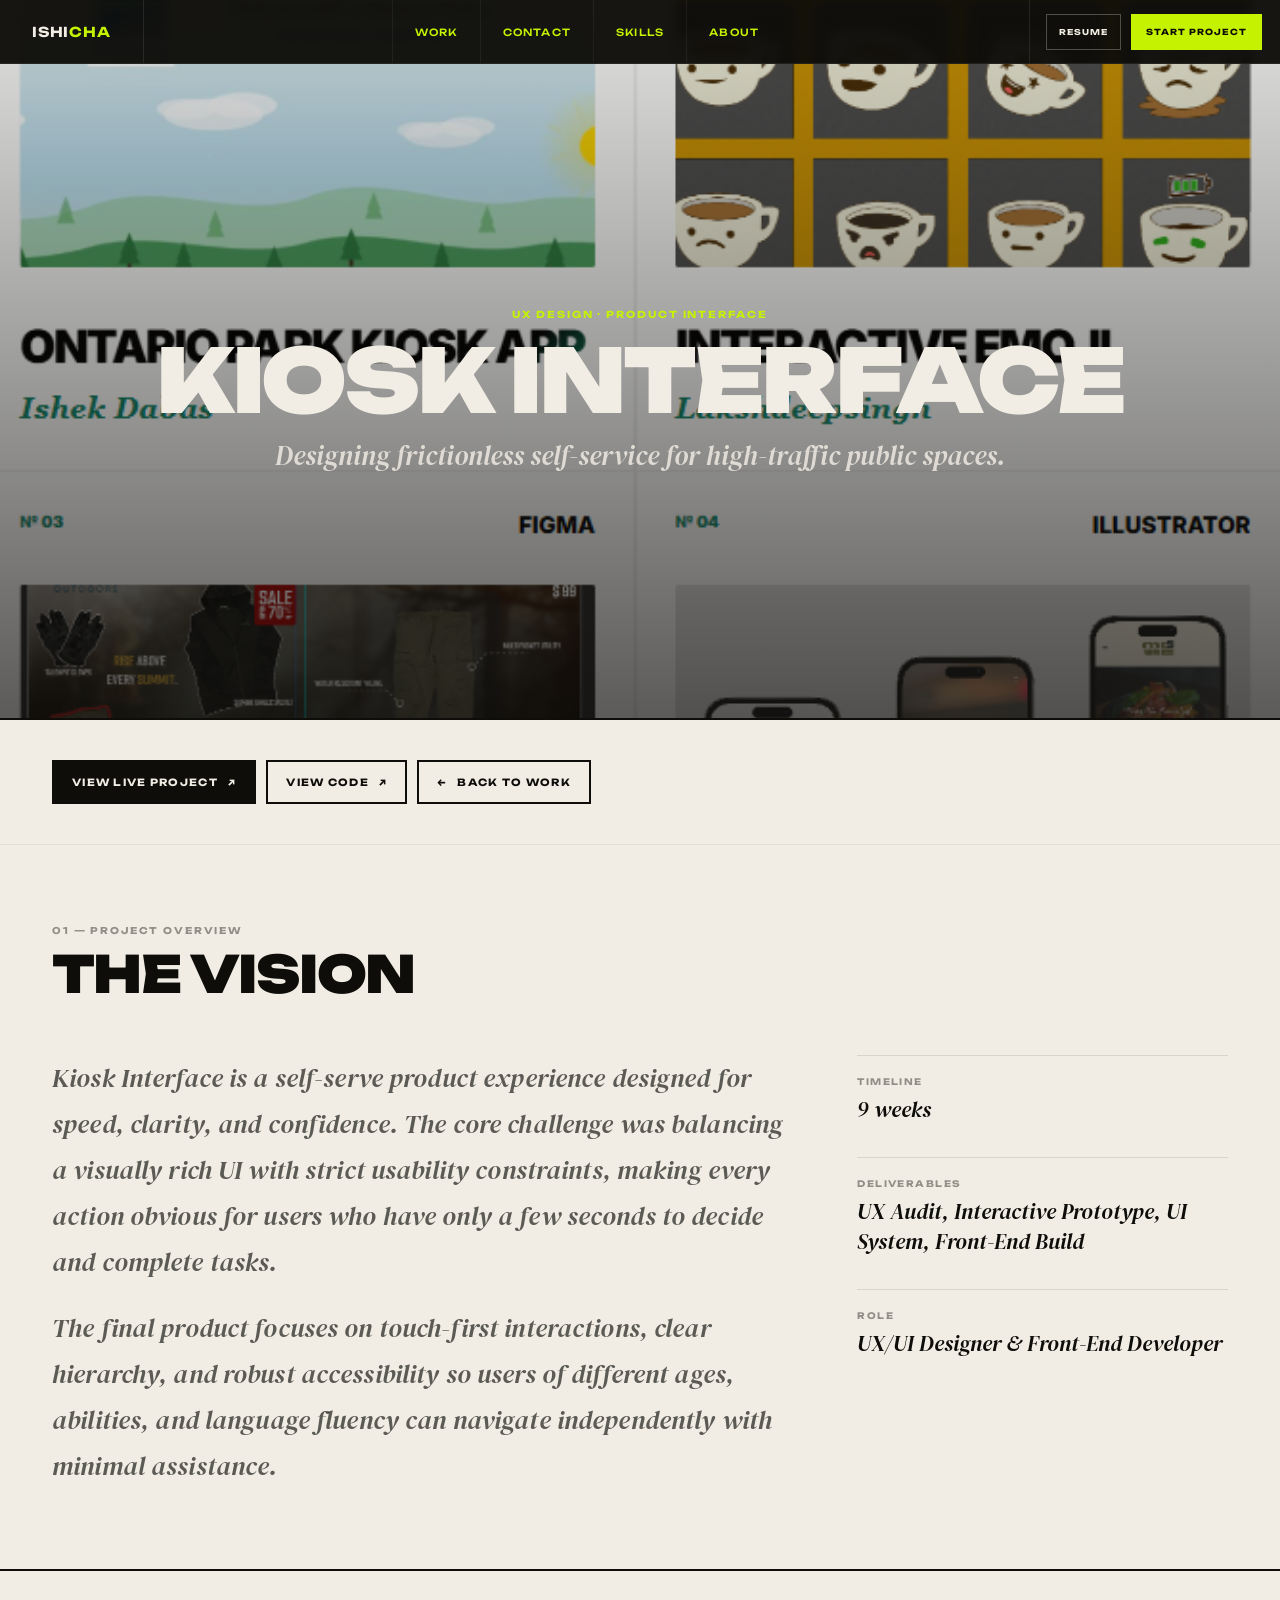
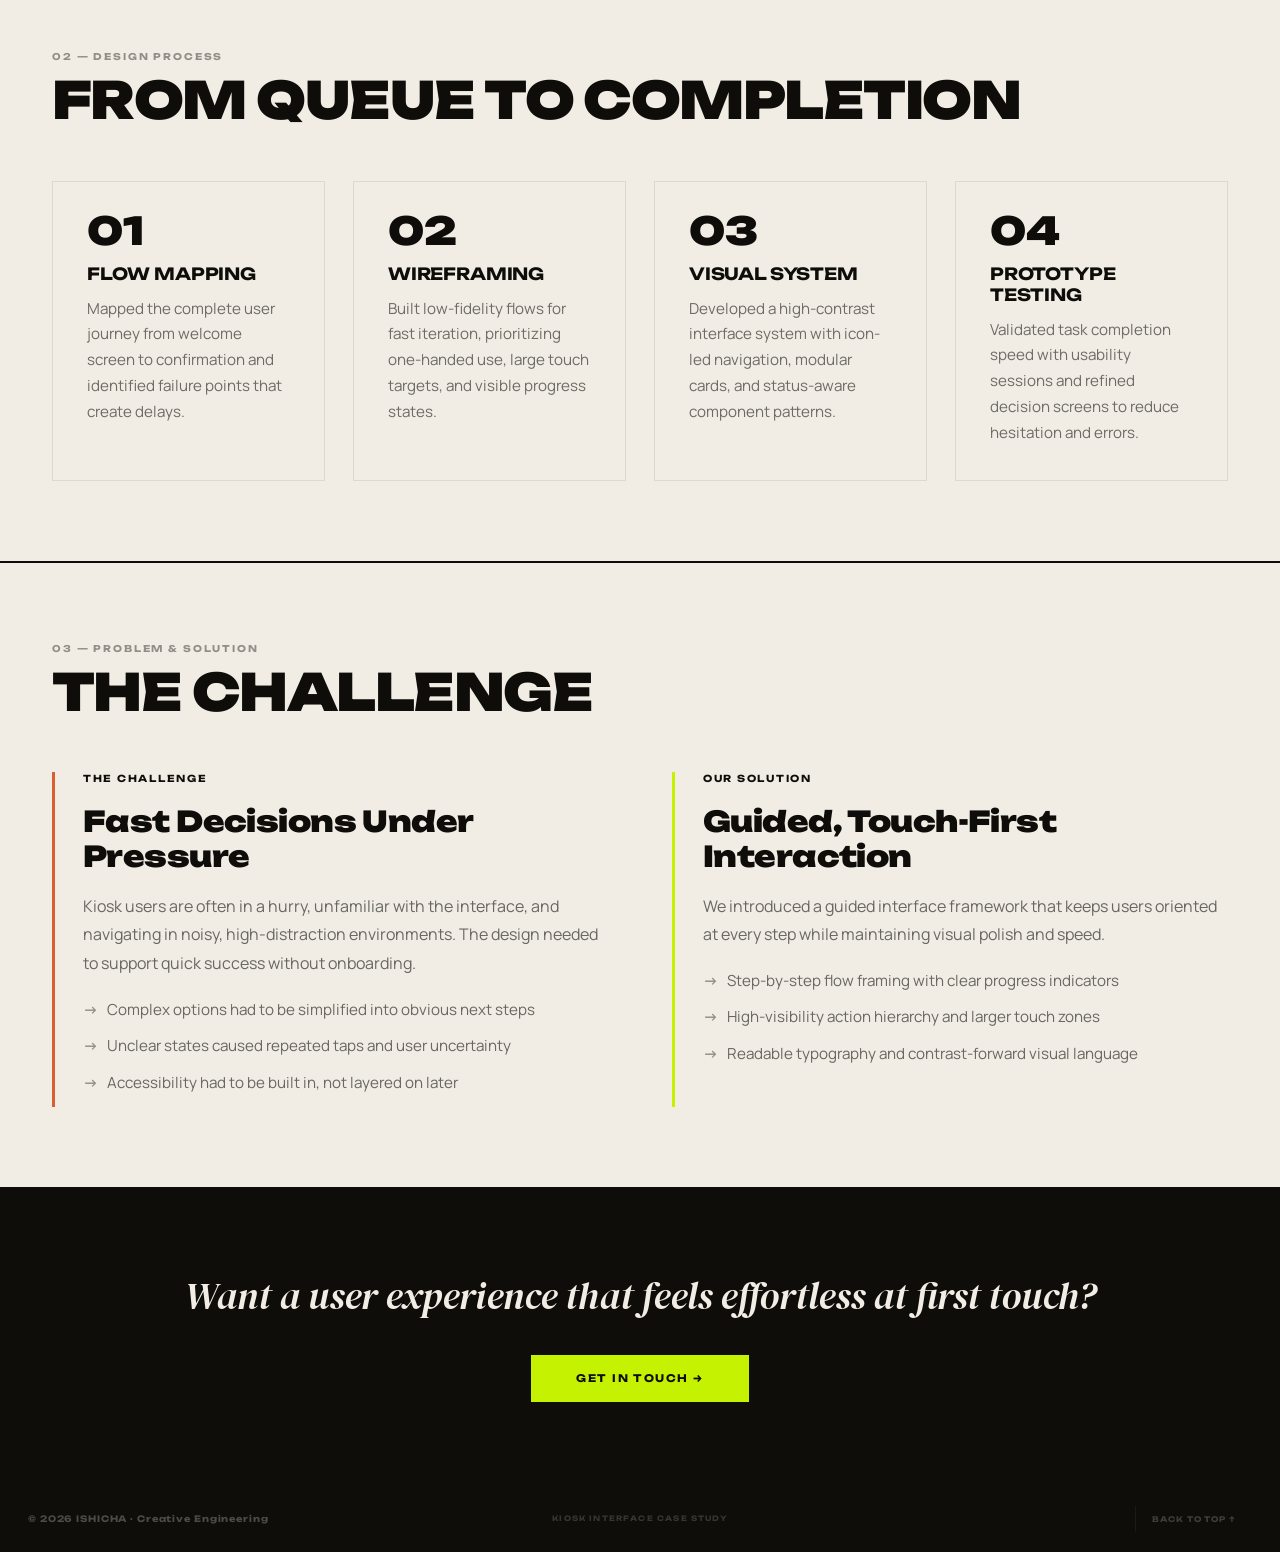
<file: kioskinterface.html>
<!DOCTYPE html>
<html lang="en">
<head>
<meta charset="UTF-8">
<meta name="viewport" content="width=device-width, initial-scale=1.0">
<title>Kiosk Interface — ISHICHA</title>
<link href="https://fonts.googleapis.com/css2?family=Unbounded:wght@300;400;700;900&family=DM+Serif+Display:ital@0;1&family=Manrope:wght@300;400;500;600&display=swap" rel="stylesheet">
<style>
:root {
	--paper:  #F1EDE4;
	--ink:    #0E0D0A;
	--accent: #C5F200;
	--muted:  #928E87;
	--B:      2px solid var(--ink);
	--sans:   'Unbounded',sans-serif;
	--serif:  'DM Serif Display',Georgia,serif;
	--body:   'Manrope',sans-serif;
	--ease:   cubic-bezier(.16,1,.3,1);
}
*,*::before,*::after{margin:0;padding:0;box-sizing:border-box}
html{scroll-behavior:smooth}
body{background:var(--paper);color:var(--ink);font-family:var(--body);overflow-x:hidden;-webkit-font-smoothing:antialiased;}

nav{position:fixed;top:0;left:0;right:0;z-index:500;height:64px;display:flex;align-items:stretch;background:rgba(14,13,10,.96);backdrop-filter:blur(6px);border-bottom:1px solid rgba(241,237,228,.08);}
.nlogo{display:flex;align-items:center;padding:0 32px;border-right:1px solid rgba(241,237,228,.1);font-family:var(--sans);font-size:.85rem;font-weight:700;letter-spacing:.06em;color:var(--paper);text-decoration:none;}
.nlogo b{color:var(--accent);}
.nlinks{display:flex;margin:0 auto;}
.nlinks a{position:relative;display:flex;align-items:center;padding:0 22px;font-family:var(--sans);font-size:.62rem;font-weight:500;letter-spacing:.12em;text-transform:uppercase;color:#C5F200;text-decoration:none;border-left:1px solid rgba(241,237,228,.06);transition:color .25s var(--ease);}
.nlinks a::after{content:'';position:absolute;left:18px;right:18px;bottom:14px;height:1.5px;background:var(--accent);transform:scaleX(0);transform-origin:left;transition:transform .25s var(--ease);}
.nlinks a:hover{color:var(--paper);}
.nlinks a:hover::after{transform:scaleX(1);}
.nright{display:flex;align-items:center;gap:10px;padding:0 18px 0 16px;border-left:1px solid rgba(241,237,228,.1);}
.ndot{width:7px;height:7px;background:var(--accent);border-radius:50%;animation:blink 2s ease-in-out infinite;}
.ntxt{font-family:var(--sans);font-size:.52rem;font-weight:700;letter-spacing:.12em;text-transform:uppercase;color:rgba(241,237,228,.72);}
.nresume{display:inline-flex;align-items:center;justify-content:center;height:36px;padding:0 12px;font-family:var(--sans);font-size:.5rem;font-weight:700;letter-spacing:.12em;text-transform:uppercase;text-decoration:none;border:1px solid rgba(241,237,228,.28);color:var(--paper);transition:border-color .2s var(--ease),color .2s var(--ease),transform .2s var(--ease);}
.nresume:hover{border-color:var(--accent);color:var(--accent);transform:translateY(-1px);}
.ncta{display:inline-flex;align-items:center;justify-content:center;height:36px;padding:0 14px;font-family:var(--sans);font-size:.52rem;font-weight:700;letter-spacing:.12em;text-transform:uppercase;text-decoration:none;background:var(--accent);color:var(--ink);border:1.5px solid var(--accent);transition:transform .2s var(--ease),box-shadow .2s var(--ease),background .2s,color .2s;}
.ncta:hover{background:transparent;color:var(--accent);transform:translate(-2px,-2px);box-shadow:4px 4px 0 rgba(197,242,0,.35);}

@keyframes blink{0%,100%{opacity:1}50%{opacity:.2}}

.proj-hero{
	padding-top:64px;
	min-height:80vh;
	display:flex;align-items:center;justify-content:center;
	background-size:cover;background-position:center;
	position:relative;
	border-bottom:var(--B);
}
.proj-hero::after{
	content:'';position:absolute;inset:0;
	background:linear-gradient(to bottom,rgba(14,13,10,.12) 0%,rgba(14,13,10,.68) 100%);
}
.proj-hero-content{position:relative;z-index:1;text-align:center;color:var(--paper);padding:0 40px;}
.proj-hero-tag{font-family:var(--sans);font-size:.6rem;font-weight:700;letter-spacing:.2em;text-transform:uppercase;color:var(--accent);margin-bottom:20px;}
.proj-hero-title{font-family:var(--sans);font-size:clamp(2.3rem,7.2vw,5.5rem);font-weight:900;letter-spacing:-.04em;line-height:.92;text-transform:uppercase;}
.proj-hero-sub{font-family:var(--serif);font-style:italic;font-size:clamp(1rem,2.5vw,1.7rem);font-weight:400;margin-top:16px;color:rgba(241,237,228,.82);}

.back-wrap{padding:40px 52px;border-bottom:1px solid rgba(14,13,10,.06);display:flex;justify-content:flex-start;align-items:center;gap:10px;flex-wrap:wrap;}
.back-link,.project-live-top{display:inline-flex;align-items:center;justify-content:center;gap:10px;height:44px;padding:0 18px;text-decoration:none;font-family:var(--sans);font-size:.62rem;font-weight:700;letter-spacing:.13em;text-transform:uppercase;border:2px solid var(--ink);position:relative;overflow:hidden;isolation:isolate;transition:color .25s var(--ease),transform .22s var(--ease),box-shadow .22s var(--ease),border-color .25s var(--ease);}
.back-link::before,.project-live-top::before{content:'';position:absolute;inset:0;background:var(--accent);transform:translateX(-101%);transition:transform .3s var(--ease);z-index:0;}
.back-link .txt,.back-link .arr,.project-live-top .txt,.project-live-top .arr{position:relative;z-index:1;}
.back-link .arr,.project-live-top .arr{display:inline-block;transition:transform .25s var(--ease);}

.back-link{color:var(--ink);background:transparent;}
.back-link:hover{color:var(--ink);border-color:var(--ink);transform:translate(-2px,-2px);box-shadow:5px 5px 0 rgba(14,13,10,.16);}
.back-link:hover::before{transform:translateX(0);}
.back-link:hover .arr{transform:translate(-2px,0);}

.project-live-top{color:var(--paper);background:var(--ink);}
.project-live-top:hover{color:var(--ink);border-color:var(--ink);transform:translate(-2px,-2px);box-shadow:5px 5px 0 rgba(14,13,10,.24);}
.project-live-top:hover::before{transform:translateX(0);}
.project-live-top:hover .arr{transform:translate(2px,-2px);}

.section{padding:80px 52px;border-bottom:var(--B);}
.section-head{margin-bottom:56px;}
.section-label{font-family:var(--sans);font-size:.58rem;font-weight:700;letter-spacing:.2em;text-transform:uppercase;color:var(--muted);margin-bottom:14px;}
.section-title{font-family:var(--sans);font-size:clamp(2rem,4vw,3.5rem);font-weight:900;letter-spacing:-.03em;text-transform:uppercase;line-height:.95;}

.overview{display:grid;grid-template-columns:2fr 1fr;gap:64px;align-items:start;}
.overview-text{font-family:var(--serif);font-style:italic;font-size:clamp(1.2rem,2vw,1.6rem);font-weight:400;line-height:1.8;letter-spacing:.005em;color:rgba(14,13,10,.66);}
.overview-meta{display:flex;flex-direction:column;gap:32px;}
.meta-block{border-top:1px solid rgba(14,13,10,.1);padding-top:20px;}
.meta-label{font-family:var(--sans);font-size:.56rem;font-weight:700;letter-spacing:.16em;text-transform:uppercase;color:var(--muted);margin-bottom:8px;}
.meta-val{font-family:var(--serif);font-style:italic;font-size:1.35rem;font-weight:400;color:var(--ink);line-height:1.4;}

.process{display:grid;grid-template-columns:repeat(auto-fit,minmax(260px,1fr));gap:28px;margin-top:30px;}
.process-step{border:1.5px solid rgba(14,13,10,.09);padding:34px;background:var(--paper);transition:background .3s,border-color .3s;}
.process-step:hover{background:rgba(197,242,0,.08);border-color:var(--accent);}
.step-num{font-family:var(--sans);font-size:2.4rem;font-weight:900;line-height:.8;margin-bottom:16px;color:#0E0D0A;}
.step-title{font-family:var(--sans);font-size:1.05rem;font-weight:700;letter-spacing:-.01em;text-transform:uppercase;margin-bottom:12px;}
.step-desc{font-size:.95rem;line-height:1.7;color:rgba(14,13,10,.58);}

.problem-solution{display:grid;grid-template-columns:1fr 1fr;gap:64px;}
.ps-block{border-left:3px solid transparent;padding-left:28px;}
.ps-block.problem{border-left-color:#d86030;}
.ps-block.solution{border-left-color:var(--accent);}
.ps-label{font-family:var(--sans);font-size:.6rem;font-weight:700;letter-spacing:.18em;text-transform:uppercase;margin-bottom:20px;}
.ps-title{font-family:var(--sans);font-size:1.8rem;font-weight:900;letter-spacing:-.02em;margin-bottom:18px;line-height:1.2;}
.ps-text{font-size:1rem;font-weight:400;line-height:1.8;color:rgba(14,13,10,.6);}
.ps-list{list-style:none;margin-top:20px;}
.ps-list li{margin-bottom:12px;padding-left:24px;position:relative;font-size:.95rem;line-height:1.6;color:rgba(14,13,10,.6);}
.ps-list li::before{content:'→';position:absolute;left:0;color:var(--muted);font-weight:700;}

.proj-cta{background:var(--ink);color:var(--paper);padding:80px 52px;text-align:center;border-bottom:var(--B);}
.cta-text{font-family:var(--serif);font-style:italic;font-size:clamp(1.8rem,3vw,2.4rem);font-weight:400;margin-bottom:32px;line-height:1.4;}
.cta-btn{display:inline-block;font-family:var(--sans);font-size:.65rem;font-weight:700;letter-spacing:.14em;text-transform:uppercase;background:var(--accent);color:var(--ink);padding:16px 44px;text-decoration:none;border:1.5px solid var(--accent);transition:all .3s var(--ease);}
.cta-btn:hover{background:transparent;color:var(--accent);transform:translateX(3px);}

footer{background:var(--ink);display:grid;grid-template-columns:1fr auto 1fr;align-items:center;padding:20px 28px;border-top:var(--B);}
.fl{font-family:var(--sans);font-size:.55rem;font-weight:700;letter-spacing:.1em;color:rgba(241,237,228,.28);}
.fc{font-family:var(--sans);font-size:.46rem;font-weight:700;letter-spacing:.16em;text-transform:uppercase;color:rgba(241,237,228,.18);text-align:center;}
.fr{display:flex;justify-content:flex-end;}
.fr a{text-decoration:none;font-family:var(--sans);font-size:.48rem;font-weight:700;letter-spacing:.12em;text-transform:uppercase;color:rgba(241,237,228,.22);padding:8px 16px;border-left:1px solid rgba(241,237,228,.06);transition:color .2s;}
.fr a:hover{color:var(--accent);}

@media(max-width:960px){
	.section{padding:60px 28px;}
	.overview{grid-template-columns:1fr;gap:40px;}
	.problem-solution{grid-template-columns:1fr;}
}
@media(max-width:640px){
	.nlinks{display:none;}
	.nlogo{padding:0 18px;font-size:.74rem;}
	.nright{margin-left:auto;padding:0 14px;}
	.ntxt{display:none;}
	.nresume{height:32px;padding:0 9px;font-size:.46rem;}
	.ncta{height:32px;padding:0 10px;font-size:.48rem;}
	.section{padding:40px 20px;}
	.proj-hero{min-height:62vh;}
	.process{grid-template-columns:1fr;}
	.back-wrap{padding:28px 20px;}
	footer{grid-template-columns:1fr;gap:8px;}
	.fr,.fc{justify-content:flex-start;text-align:left;}
}

.rv{opacity:0;transform:translateY(24px);animation:reveal .8s cubic-bezier(.16,1,.3,1) both;}
@keyframes reveal{from{opacity:0;transform:translateY(24px)}to{opacity:1;transform:translateY(0)}}
.rv:nth-child(1){animation-delay:.1s}
.rv:nth-child(2){animation-delay:.2s}
.rv:nth-child(3){animation-delay:.3s}
.rv:nth-child(4){animation-delay:.4s}
</style>
<!-- Google tag (gtag.js) -->
<script async src="https://www.googletagmanager.com/gtag/js?id=G-DK1DBWE0DG"></script>
<script>
  window.dataLayer = window.dataLayer || [];
  function gtag(){dataLayer.push(arguments);}
  gtag('js', new Date());

  gtag('config', 'G-DK1DBWE0DG');
</script>
</head>
<body>

<nav>
	<a href="./index.html" class="nlogo">ISHI<b>CHA</b></a>
	<div class="nlinks">
		<a href="./index.html#projects">Work</a>
		<a href="./index.html#contact">Contact</a>
		<a href="./index.html#skills">Skills</a>
		<a href="./index.html#about">About</a>
	</div>
	<div class="nright">
		<a href="./assets/resume.pdf" class="nresume" target="_blank" rel="noopener noreferrer">Resume</a>
		<a href="./index.html#contact" class="ncta">Start Project</a>
	</div>
</nav>

<section class="proj-hero" style="background-image: url('assets/img/kiosk.png')">
	<div class="proj-hero-content rv">
		<div class="proj-hero-tag">UX Design · Product Interface</div>
		<h1 class="proj-hero-title">Kiosk Interface</h1>
		<p class="proj-hero-sub">Designing frictionless self-service for high-traffic public spaces.</p>
	</div>
</section>

<section class="back-wrap">
	<a href="https://ishikachapadia.github.io/kiosk/" target="_blank" rel="noopener noreferrer" class="project-live-top"><span class="txt">View Live Project</span><span class="arr">↗</span></a>
    <a href="https://github.com/ishikachapadia/kiosk" target="_blank" rel="noopener noreferrer" class="back-link"><span class="txt">View Code</span><span class="arr">↗</span></a>
	<a href="./index.html#projects" class="back-link"><span class="arr">←</span><span class="txt">Back to Work</span></a>
</section>

<section class="section rv">
	<div class="section-head">
		<div class="section-label">01 — Project Overview</div>
		<h2 class="section-title">The Vision</h2>
	</div>
	<div class="overview">
		<div class="overview-text">
			<p>Kiosk Interface is a self-serve product experience designed for speed, clarity, and confidence. The core challenge was balancing a visually rich UI with strict usability constraints, making every action obvious for users who have only a few seconds to decide and complete tasks.</p>
			<p style="margin-top:20px;">The final product focuses on touch-first interactions, clear hierarchy, and robust accessibility so users of different ages, abilities, and language fluency can navigate independently with minimal assistance.</p>
		</div>
		<div class="overview-meta">
			<div class="meta-block">
				<div class="meta-label">Timeline</div>
				<div class="meta-val">9 weeks</div>
			</div>
			<div class="meta-block">
				<div class="meta-label">Deliverables</div>
				<div class="meta-val">UX Audit, Interactive Prototype, UI System, Front-End Build</div>
			</div>
			<div class="meta-block">
				<div class="meta-label">Role</div>
				<div class="meta-val">UX/UI Designer & Front-End Developer</div>
			</div>
		</div>
	</div>
</section>

<section class="section rv">
	<div class="section-head">
		<div class="section-label">02 — Design Process</div>
		<h2 class="section-title">From Queue to Completion</h2>
	</div>
	<div class="process">
		<div class="process-step rv">
			<div class="step-num">01</div>
			<div class="step-title">Flow Mapping</div>
			<div class="step-desc">Mapped the complete user journey from welcome screen to confirmation and identified failure points that create delays.</div>
		</div>
		<div class="process-step rv">
			<div class="step-num">02</div>
			<div class="step-title">Wireframing</div>
			<div class="step-desc">Built low-fidelity flows for fast iteration, prioritizing one-handed use, large touch targets, and visible progress states.</div>
		</div>
		<div class="process-step rv">
			<div class="step-num">03</div>
			<div class="step-title">Visual System</div>
			<div class="step-desc">Developed a high-contrast interface system with icon-led navigation, modular cards, and status-aware component patterns.</div>
		</div>
		<div class="process-step rv">
			<div class="step-num">04</div>
			<div class="step-title">Prototype Testing</div>
			<div class="step-desc">Validated task completion speed with usability sessions and refined decision screens to reduce hesitation and errors.</div>
		</div>
	</div>
</section>

<section class="section rv">
	<div class="section-head">
		<div class="section-label">03 — Problem & Solution</div>
		<h2 class="section-title">The Challenge</h2>
	</div>
	<div class="problem-solution">
		<div class="ps-block problem">
			<div class="ps-label">The Challenge</div>
			<h3 class="ps-title">Fast Decisions Under Pressure</h3>
			<p class="ps-text">Kiosk users are often in a hurry, unfamiliar with the interface, and navigating in noisy, high-distraction environments. The design needed to support quick success without onboarding.</p>
			<ul class="ps-list">
				<li>Complex options had to be simplified into obvious next steps</li>
				<li>Unclear states caused repeated taps and user uncertainty</li>
				<li>Accessibility had to be built in, not layered on later</li>
			</ul>
		</div>
		<div class="ps-block solution">
			<div class="ps-label">Our Solution</div>
			<h3 class="ps-title">Guided, Touch-First Interaction</h3>
			<p class="ps-text">We introduced a guided interface framework that keeps users oriented at every step while maintaining visual polish and speed.</p>
			<ul class="ps-list">
				<li>Step-by-step flow framing with clear progress indicators</li>
				<li>High-visibility action hierarchy and larger touch zones</li>
				<li>Readable typography and contrast-forward visual language</li>
			</ul>
		</div>
	</div>
</section>

<section class="proj-cta">
	<p class="cta-text">Want a user experience that feels effortless at first touch?</p>
	<a href="../index.html#contact" class="cta-btn">Get in Touch →</a>
</section>

<footer>
	<div class="fl">© 2026 ISHICHA · Creative Engineering</div>
	<div class="fc">Kiosk Interface Case Study</div>
	<div class="fr">
		<a href="#">Back to Top ↑</a>
	</div>
</footer>

<script>
document.querySelector('a[href="#"]').addEventListener('click', function (e) {
	e.preventDefault();
	window.scrollTo({ top: 0, behavior: 'smooth' });
});
</script>

</body>
</html>
</file>
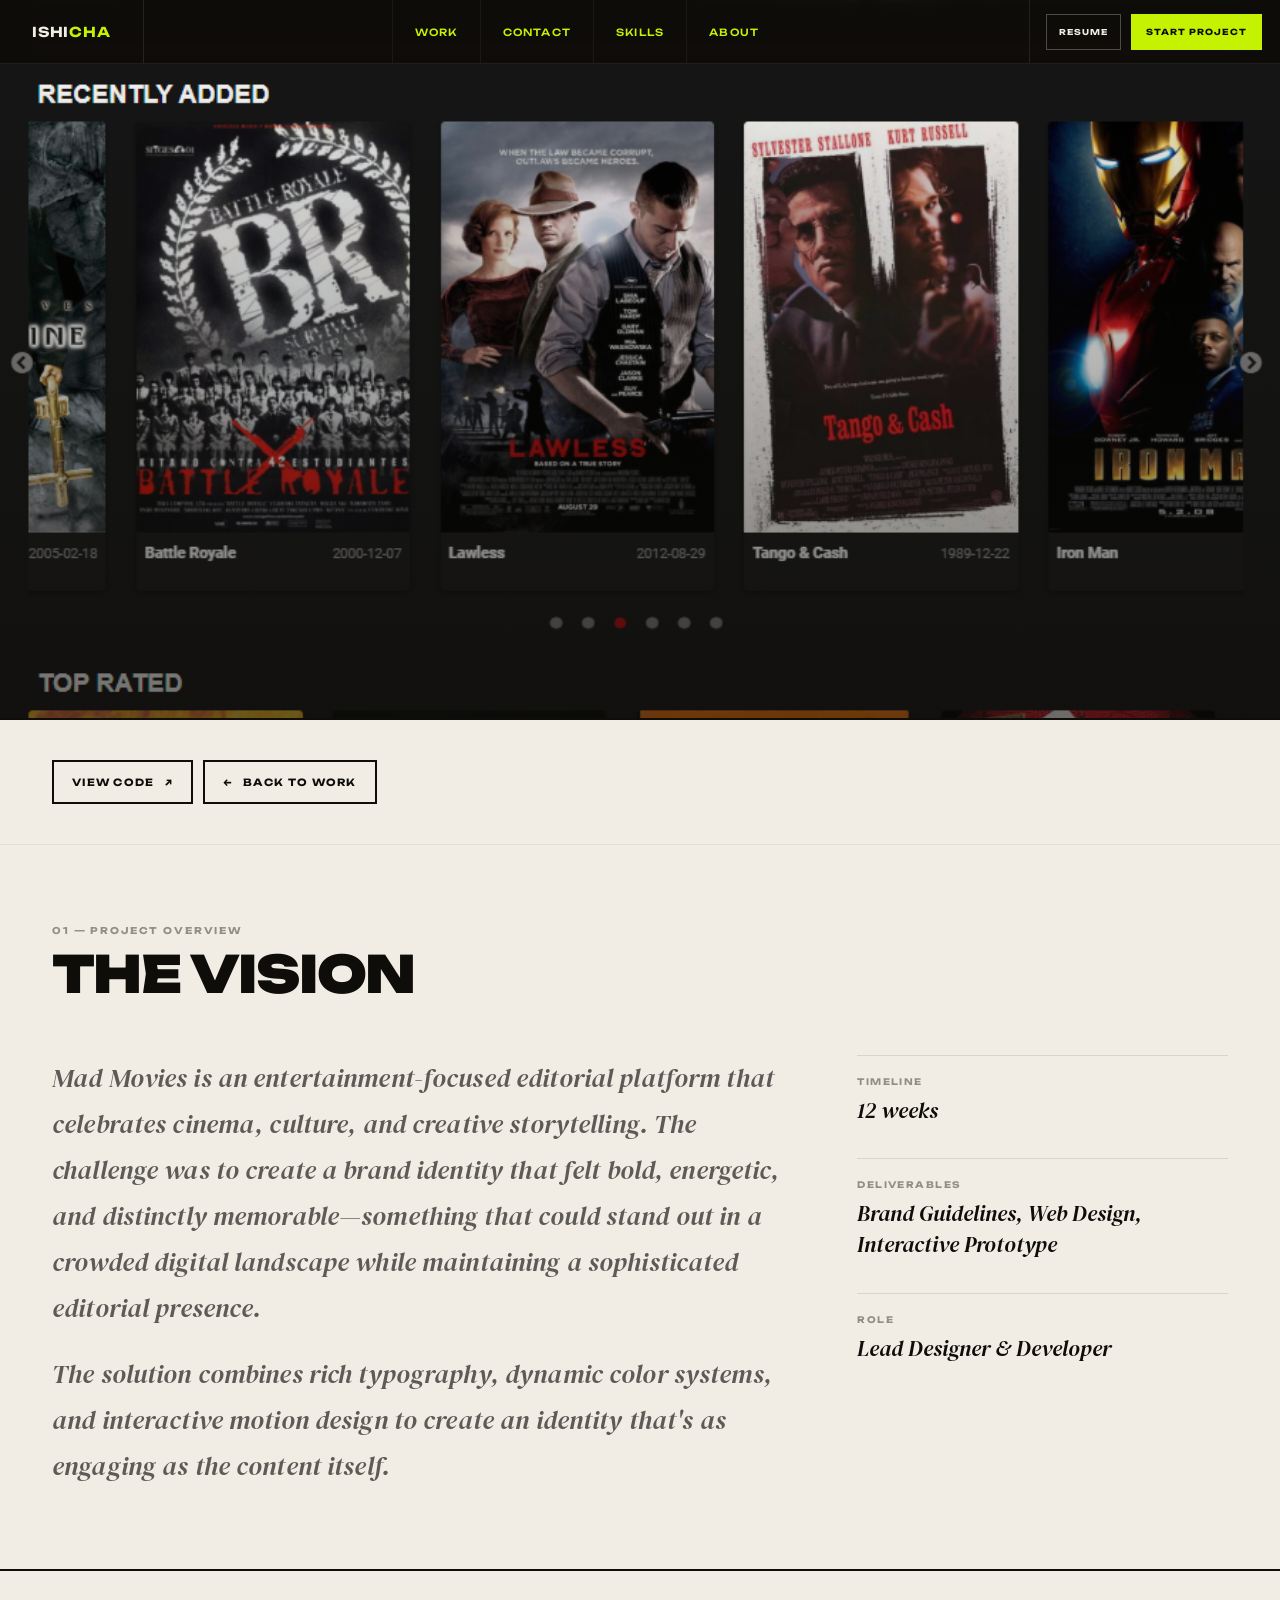
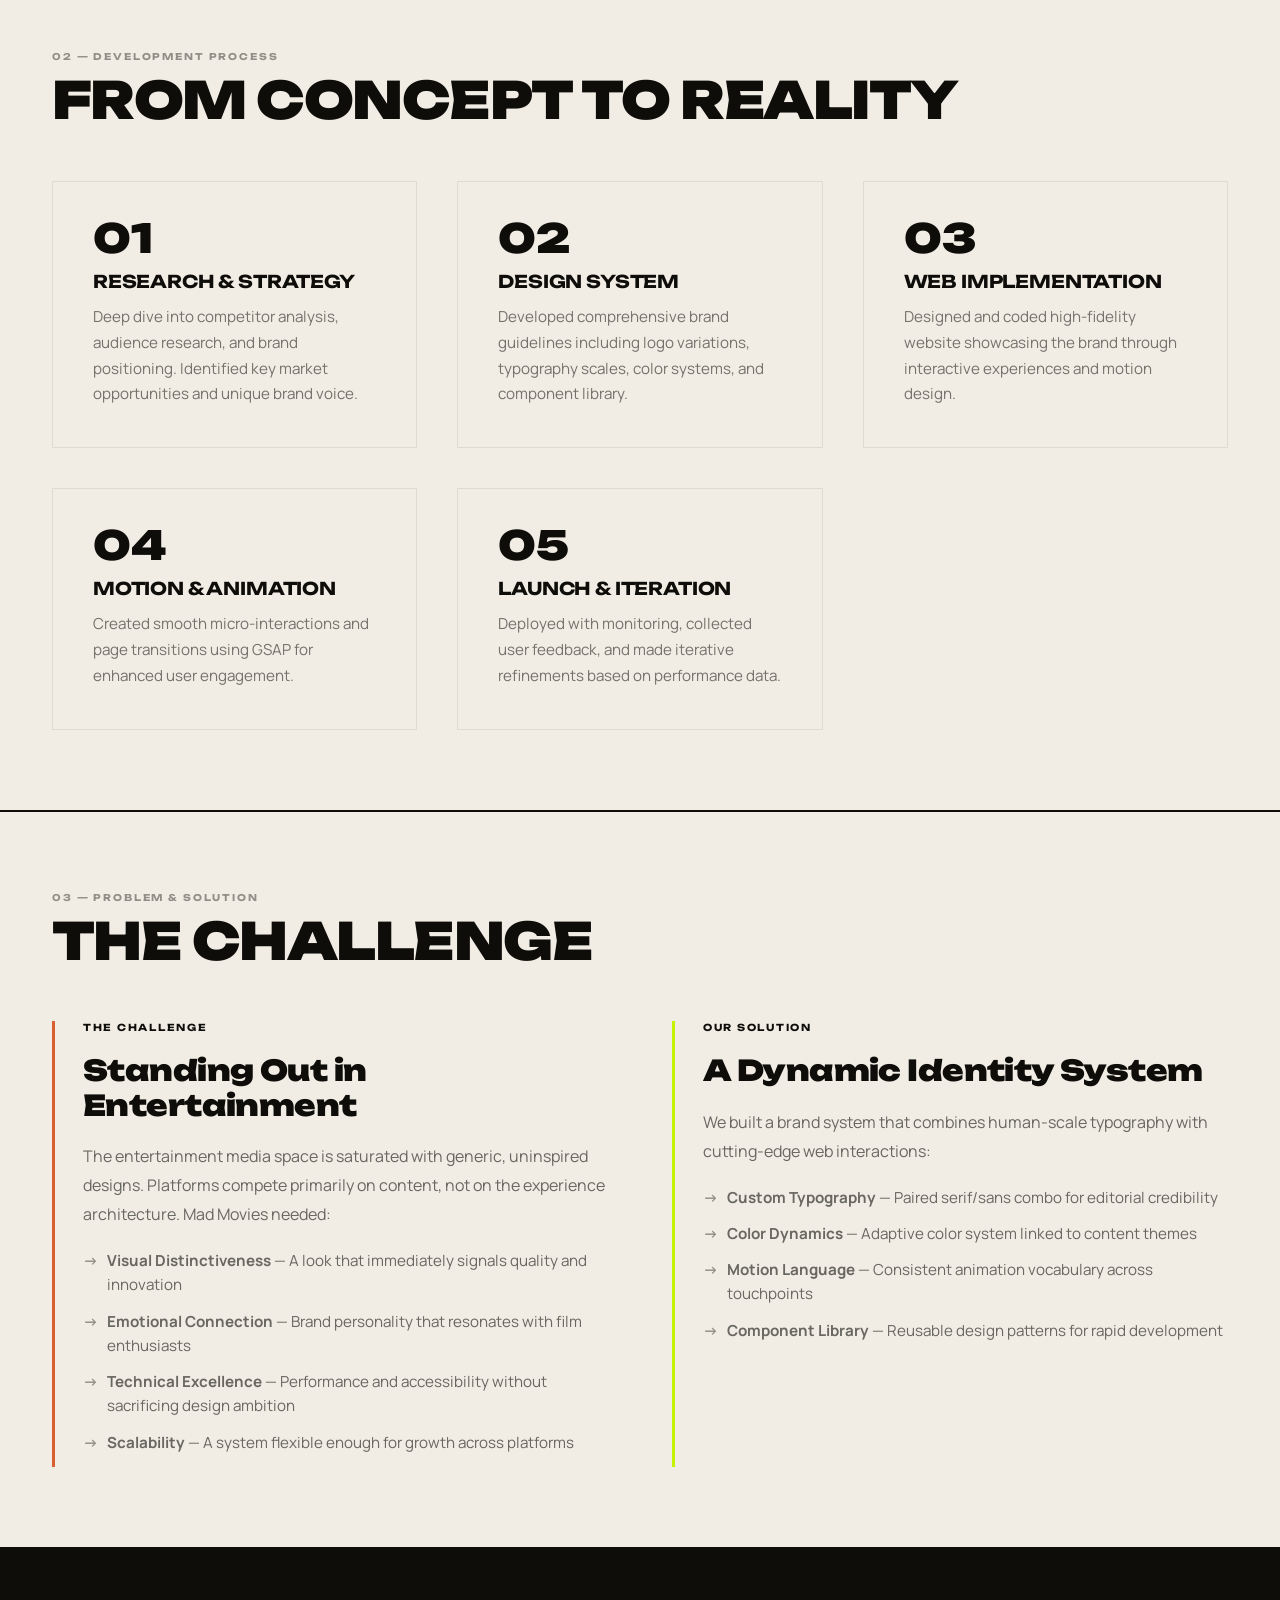
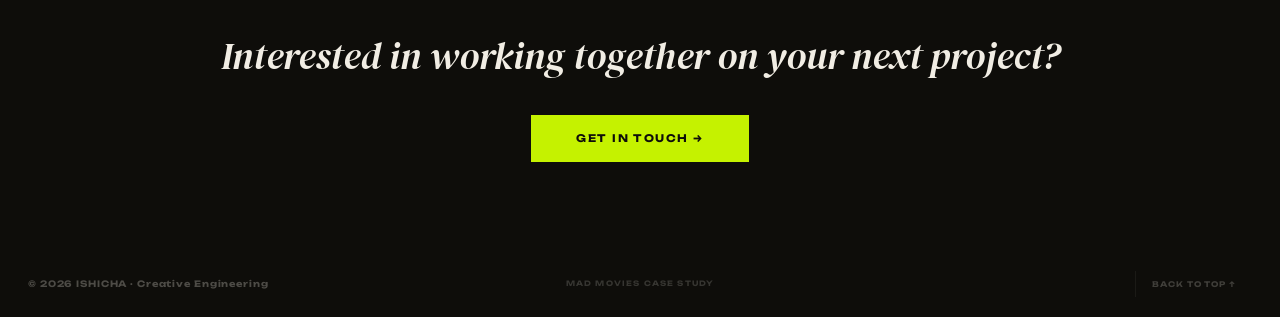
<file: madmovies.html>
<!DOCTYPE html>
<html lang="en">
<head>
<meta charset="UTF-8">
<meta name="viewport" content="width=device-width, initial-scale=1.0">
<title>Mad Movies Identity — ISHICHA</title>
<link href="https://fonts.googleapis.com/css2?family=Unbounded:wght@300;400;700;900&family=DM+Serif+Display:ital@0;1&family=Manrope:wght@300;400;500;600&display=swap" rel="stylesheet">
<style>
:root {
  --paper:  #F1EDE4;
  --ink:    #0E0D0A;
  --accent: #C5F200;
  --accent2:#D4FF00;
  --muted:  #928E87;
  --B:      2px solid var(--ink);
  --sans:   'Unbounded',sans-serif;
  --serif:  'DM Serif Display',Georgia,serif;
  --body:   'Manrope',sans-serif;
  --ease:   cubic-bezier(.16,1,.3,1);
}
*,*::before,*::after{margin:0;padding:0;box-sizing:border-box}
html{scroll-behavior:smooth}
body{background:var(--paper);color:var(--ink);font-family:var(--body);overflow-x:hidden;-webkit-font-smoothing:antialiased;}

/* ── NAV ──────────────────── */
nav{position:fixed;top:0;left:0;right:0;z-index:500;height:64px;display:flex;align-items:stretch;background:rgba(14,13,10,.96);backdrop-filter:blur(6px);border-bottom:1px solid rgba(241,237,228,.08);}
.nlogo{display:flex;align-items:center;padding:0 32px;border-right:1px solid rgba(241,237,228,.1);font-family:var(--sans);font-size:.85rem;font-weight:700;letter-spacing:.06em;color:var(--paper);text-decoration:none;}
.nlogo b{color:var(--accent);}
.nlinks{display:flex;margin:0 auto;}
.nlinks a{position:relative;display:flex;align-items:center;padding:0 22px;font-family:var(--sans);font-size:.62rem;font-weight:500;letter-spacing:.12em;text-transform:uppercase;color:#C5F200;text-decoration:none;border-left:1px solid rgba(241,237,228,.06);transition:color .25s var(--ease);}
.nlinks a::after{content:'';position:absolute;left:18px;right:18px;bottom:14px;height:1.5px;background:var(--accent);transform:scaleX(0);transform-origin:left;transition:transform .25s var(--ease);}
.nlinks a:hover{color:var(--paper);}
.nlinks a:hover::after{transform:scaleX(1);}
.nright{display:flex;align-items:center;gap:10px;padding:0 18px 0 16px;border-left:1px solid rgba(241,237,228,.1);}
.ndot{width:7px;height:7px;background:var(--accent);border-radius:50%;animation:blink 2s ease-in-out infinite;}
@keyframes blink{0%,100%{opacity:1}50%{opacity:.2}}
.ntxt{font-family:var(--sans);font-size:.52rem;font-weight:700;letter-spacing:.12em;text-transform:uppercase;color:rgba(241,237,228,.72);}
.nresume{display:inline-flex;align-items:center;justify-content:center;height:36px;padding:0 12px;font-family:var(--sans);font-size:.5rem;font-weight:700;letter-spacing:.12em;text-transform:uppercase;text-decoration:none;border:1px solid rgba(241,237,228,.28);color:var(--paper);transition:border-color .2s var(--ease),color .2s var(--ease),transform .2s var(--ease);}
.nresume:hover{border-color:var(--accent);color:var(--accent);transform:translateY(-1px);}
.ncta{display:inline-flex;align-items:center;justify-content:center;height:36px;padding:0 14px;font-family:var(--sans);font-size:.52rem;font-weight:700;letter-spacing:.12em;text-transform:uppercase;text-decoration:none;background:var(--accent);color:var(--ink);border:1.5px solid var(--accent);transition:transform .2s var(--ease),box-shadow .2s var(--ease),background .2s,color .2s;}
.ncta:hover{background:transparent;color:var(--accent);transform:translate(-2px,-2px);box-shadow:4px 4px 0 rgba(197,242,0,.35);}

/* ── HERO IMAGE ──────────── */
.proj-hero{
  padding-top:64px;
  min-height:80vh;
  display:flex;align-items:center;justify-content:center;
  background-size:cover;background-position:center;
  position:relative;
  border-bottom:var(--B);
}
.proj-hero::after{
  content:'';position:absolute;inset:0;
  background:linear-gradient(to bottom,rgba(14,13,10,0) 0%,rgba(14,13,10,.6) 100%);
}
.proj-hero-content{
  position:relative;z-index:1;
  text-align:center;color:var(--paper);padding:0 40px;
}
.proj-hero-tag{
  font-family:var(--sans);font-size:.6rem;font-weight:700;letter-spacing:.2em;text-transform:uppercase;
  color:var(--accent);margin-bottom:20px;
}
.proj-hero-title{
  font-family:var(--sans);font-size:clamp(2.5rem,8vw,6rem);font-weight:900;letter-spacing:-.04em;line-height:.9;
}
.proj-hero-sub{
  font-family:var(--serif);font-style:italic;font-size:clamp(1rem,2.5vw,1.8rem);
  font-weight:400;margin-top:16px;color:rgba(241,237,228,.7);
}

/* ── SECTION ──────────────── */
.section{
  padding:80px 52px;
  border-bottom:var(--B);
}
.section-head{
  margin-bottom:56px;
}
.section-label{
  font-family:var(--sans);font-size:.58rem;font-weight:700;letter-spacing:.2em;text-transform:uppercase;
  color:var(--muted);margin-bottom:14px;
}
.section-title{
  font-family:var(--sans);font-size:clamp(2rem,4vw,3.5rem);font-weight:900;letter-spacing:-.03em;
  text-transform:uppercase;line-height:.95;
}
.section-subtitle{
  font-family:var(--serif);font-style:italic;font-size:1.3rem;font-weight:400;
  color:rgba(14,13,10,.5);margin-top:12px;
}

/* ── OVERVIEW ─────────────── */
.overview{
  display:grid;grid-template-columns:2fr 1fr;gap:64px;align-items:start;
}
.overview-text{
  font-family:var(--serif);font-style:italic;font-size:clamp(1.2rem,2vw,1.6rem);
  font-weight:400;line-height:1.8;letter-spacing:.005em;color:rgba(14,13,10,.65);
}
.overview-meta{
  display:flex;flex-direction:column;gap:32px;
}
.meta-block{
  border-top:1px solid rgba(14,13,10,.1);padding-top:20px;
}
.meta-label{
  font-family:var(--sans);font-size:.56rem;font-weight:700;letter-spacing:.16em;text-transform:uppercase;
  color:var(--muted);margin-bottom:8px;
}
.meta-val{
  font-family:var(--serif);font-style:italic;font-size:1.4rem;font-weight:400;
  color:var(--ink);line-height:1.4;
}

/* ── PROCESS ──────────────── */
.process{
  display:grid;grid-template-columns:repeat(auto-fit,minmax(280px,1fr));gap:40px;
  margin-top:48px;
}
.process-step{
  border:1.5px solid rgba(14,13,10,.08);padding:40px;background:var(--paper);
  transition:background .3s,border-color .3s;
}
.process-step:hover{background:rgba(197,242,0,.08);border-color:var(--accent);}
.step-num{
  font-family:var(--sans);font-size:2.5rem;font-weight:900;color:#0E0D0A;
  line-height:.8;margin-bottom:16px;
}
.step-title{
  font-family:var(--sans);font-size:1.1rem;font-weight:700;letter-spacing:-.01em;
  text-transform:uppercase;margin-bottom:12px;color:var(--ink);
}
.step-desc{
  font-family:var(--body);font-size:.95rem;font-weight:400;line-height:1.7;
  color:rgba(14,13,10,.55);
}

/* ── PROBLEM & SOLUTION ────── */
.problem-solution{
  display:grid;grid-template-columns:1fr 1fr;gap:64px;
}
.ps-block{
  border-left:3px solid transparent;padding-left:28px;transition:border-color .3s;
}
.ps-block.problem{border-left-color:#d86030;}
.ps-block.solution{border-left-color:var(--accent);}
.ps-label{
  font-family:var(--sans);font-size:.6rem;font-weight:700;letter-spacing:.18em;text-transform:uppercase;
  margin-bottom:20px;
}
.ps-block.problem .ps-label{color:#0E0D0A;}
.ps-block.solution .ps-label{color:#0E0D0A;}
.ps-title{
  font-family:var(--sans);font-size:1.8rem;font-weight:900;letter-spacing:-.02em;
  margin-bottom:20px;line-height:1.2;
}
.ps-text{
  font-family:var(--body);font-size:1rem;font-weight:400;line-height:1.8;
  color:rgba(14,13,10,.6);
}
.ps-text strong{color:var(--ink);font-weight:600;}
.ps-list{
  list-style:none;margin-top:20px;
}
.ps-list li{
  margin-bottom:12px;padding-left:24px;position:relative;
  font-size:.95rem;line-height:1.6;color:rgba(14,13,10,.6);
}
.ps-list li::before{
  content:'→';position:absolute;left:0;
  color:var(--muted);font-weight:700;
}

/* ── RESULTS & IMPACT ────── */
.results{
  display:grid;grid-template-columns:repeat(3,1fr);gap:40px;margin-top:48px;
}
.result-card{
  text-align:center;padding:32px;background:rgba(197,242,0,.08);border:1.5px solid rgba(197,242,0,.2);
  transition:transform .3s var(--ease),border-color .3s;
}
.result-card:hover{transform:translateY(-4px);border-color:var(--accent);}
.result-num{
  font-family:var(--sans);font-size:3rem;font-weight:900;color:var(--accent);line-height:.8;
}
.result-label{
  font-family:var(--sans);font-size:.65rem;font-weight:700;letter-spacing:.14em;text-transform:uppercase;
  color:var(--muted);margin-top:16px;
}

/* ── TECHNOLOGIES ────────── */
.tech-stack{
  display:flex;flex-wrap:wrap;gap:12px;margin-top:40px;
}
.tech-badge{
  font-family:var(--sans);font-size:.65rem;font-weight:700;letter-spacing:.1em;text-transform:uppercase;
  background:var(--ink);color:var(--accent);padding:10px 18px;
  border:1px solid var(--ink);transition:all .2s;
}
.tech-badge:hover{background:var(--accent);color:var(--ink);border-color:var(--accent);}

/* ── LIVE PROJECT LINK ───────── */
.project-live-wrap{padding:56px 52px;border-bottom:var(--B);background:rgba(14,13,10,.02);text-align:center;}
.project-live-title{font-family:var(--sans);font-size:.62rem;font-weight:700;letter-spacing:.16em;text-transform:uppercase;color:var(--muted);margin-bottom:16px;}
.project-live-btn{display:inline-block;font-family:var(--sans);font-size:.66rem;font-weight:700;letter-spacing:.14em;text-transform:uppercase;text-decoration:none;background:var(--ink);color:var(--accent);padding:14px 28px;border:var(--B);transition:transform .2s var(--ease),box-shadow .2s var(--ease);}
.project-live-btn:hover{transform:translate(-2px,-2px);box-shadow:4px 4px 0 var(--ink);}

/* ── CTA ──────────────────── */
.proj-cta{
  background:var(--ink);color:var(--paper);padding:80px 52px;
  text-align:center;border-bottom:var(--B);
}
.cta-text{
  font-family:var(--serif);font-style:italic;font-size:clamp(1.8rem,3vw,2.5rem);
  font-weight:400;margin-bottom:32px;line-height:1.4;
}
.cta-btn{
  display:inline-block;font-family:var(--sans);font-size:.65rem;font-weight:700;letter-spacing:.14em;
  text-transform:uppercase;background:var(--accent);color:var(--ink);
  padding:16px 44px;text-decoration:none;border:1.5px solid var(--accent);
  transition:all .3s var(--ease);position:relative;overflow:hidden;
}
.cta-btn::before{
  content:'';position:absolute;inset:0;background:var(--ink);
  transform:scaleX(0);transform-origin:right;transition:transform .4s var(--ease);z-index:-1;
}
.cta-btn:hover{color:var(--accent);transform:translateX(3px);}
.cta-btn:hover::before{transform:scaleX(1);transform-origin:left;}

/* ── TOP LINK ROW ───────────── */
.back-wrap{padding:40px 52px;border-bottom:1px solid rgba(14,13,10,.06);display:flex;justify-content:flex-start;align-items:center;gap:10px;flex-wrap:wrap;}

/* ── BACK LINK ────────────── */
.back-link,.project-live-top{display:inline-flex;align-items:center;justify-content:center;gap:10px;height:44px;padding:0 18px;text-decoration:none;font-family:var(--sans);font-size:.62rem;font-weight:700;letter-spacing:.13em;text-transform:uppercase;border:2px solid var(--ink);position:relative;overflow:hidden;isolation:isolate;transition:color .25s var(--ease),transform .22s var(--ease),box-shadow .22s var(--ease),border-color .25s var(--ease);}
.back-link::before,.project-live-top::before{content:'';position:absolute;inset:0;background:var(--accent);transform:translateX(-101%);transition:transform .3s var(--ease);z-index:0;}
.back-link .txt,.back-link .arr,.project-live-top .txt,.project-live-top .arr{position:relative;z-index:1;}
.back-link .arr,.project-live-top .arr{display:inline-block;transition:transform .25s var(--ease);}

.back-link{color:var(--ink);background:transparent;}
.back-link:hover{color:var(--ink);border-color:var(--ink);transform:translate(-2px,-2px);box-shadow:5px 5px 0 rgba(14,13,10,.16);}
.back-link:hover::before{transform:translateX(0);}
.back-link:hover .arr{transform:translate(-2px,0);}

.project-live-top{color:var(--paper);background:var(--ink);}
.project-live-top:hover{color:var(--ink);border-color:var(--ink);transform:translate(-2px,-2px);box-shadow:5px 5px 0 rgba(14,13,10,.24);}
.project-live-top:hover::before{transform:translateX(0);}
.project-live-top:hover .arr{transform:translate(2px,-2px);}

/* ── FOOTER ──────────────── */
footer{background:var(--ink);display:grid;grid-template-columns:1fr auto 1fr;align-items:center;
  padding:20px 28px;border-top:var(--B);}
.fl{font-family:var(--sans);font-size:.55rem;font-weight:700;letter-spacing:.1em;color:rgba(241,237,228,.28);}
.fc{font-family:var(--sans);font-size:.46rem;font-weight:700;letter-spacing:.16em;text-transform:uppercase;color:rgba(241,237,228,.18);text-align:center;}
.fr{display:flex;justify-content:flex-end;}
.fr a{text-decoration:none;font-family:var(--sans);font-size:.48rem;font-weight:700;letter-spacing:.12em;text-transform:uppercase;color:rgba(241,237,228,.22);padding:8px 16px;border-left:1px solid rgba(241,237,228,.06);transition:color .2s;}
.fr a:hover{color:var(--accent);}

/* ── RESPONSIVE ──────────── */
@media(max-width:960px){
  .section{padding:60px 28px;}
  .overview{grid-template-columns:1fr;gap:40px;}
  .problem-solution{grid-template-columns:1fr;}
  .results{grid-template-columns:1fr 1fr;}
}
@media(max-width:640px){
  .nlinks{display:none;}
  .nlogo{padding:0 18px;font-size:.74rem;}
  .nright{margin-left:auto;padding:0 14px;}
  .ntxt{display:none;}
  .nresume{height:32px;padding:0 9px;font-size:.46rem;}
  .ncta{height:32px;padding:0 10px;font-size:.48rem;}
  .section{padding:40px 20px;}
  .proj-hero{min-height:60vh;}
  .overview-meta{gap:20px;}
  .section-title{font-size:1.8rem;}
  .process{grid-template-columns:1fr;}
  .results{grid-template-columns:1fr;}
  .back-wrap{padding:28px 20px;}
  footer{grid-template-columns:1fr;gap:8px;}
  .fr,.fc{justify-content:flex-start;text-align:left;}
}

/* ── REVEAL ANIMATION ────── */
.rv{opacity:0;transform:translateY(24px);animation:reveal .8s cubic-bezier(.16,1,.3,1) both;}
@keyframes reveal{from{opacity:0;transform:translateY(24px)}to{opacity:1;transform:translateY(0)}}
.rv:nth-child(1){animation-delay:.1s}
.rv:nth-child(2){animation-delay:.2s}
.rv:nth-child(3){animation-delay:.3s}
.rv:nth-child(4){animation-delay:.4s}
</style>
<!-- Google tag (gtag.js) -->
<script async src="https://www.googletagmanager.com/gtag/js?id=G-DK1DBWE0DG"></script>
<script>
  window.dataLayer = window.dataLayer || [];
  function gtag(){dataLayer.push(arguments);}
  gtag('js', new Date());

  gtag('config', 'G-DK1DBWE0DG');
</script>
</head>
<body>

<!-- NAV -->
<nav>
  <a href="./index.html" class="nlogo">ISHI<b>CHA</b></a>
  <div class="nlinks">
    <a href="./index.html#projects">Work</a>
    <a href="./index.html#contact">Contact</a>
    <a href="./index.html#skills">Skills</a>
    <a href="./index.html#about">About</a>
  </div>
  <div class="nright">
    <a href="assets/resume.pdf" class="nresume" target="_blank" rel="noopener noreferrer">Resume</a>
    <a href="./index.html#contact" class="ncta">Start Project</a>
  </div>
</nav>

<!-- HERO IMAGE -->
<section class="proj-hero" style="background-image: url('assets/img/madmovies.png')">
</section>

<!-- HEADER BACK LINK -->
<section class="back-wrap">
    <a href="https://github.com/ishikachapadia/cineview" target="_blank" rel="noopener noreferrer" class="back-link"><span class="txt">View Code</span><span class="arr">↗</span></a>
  <a href="./index.html" class="back-link"><span class="arr">←</span><span class="txt">Back to Work</span></a>
</section>

<!-- OVERVIEW -->
<section class="section rv">
  <div class="section-head">
    <div class="section-label">01 — Project Overview</div>
    <h2 class="section-title">The Vision</h2>
  </div>
  <div class="overview">
    <div class="overview-text">
      <p>Mad Movies is an entertainment-focused editorial platform that celebrates cinema, culture, and creative storytelling. The challenge was to create a brand identity that felt bold, energetic, and distinctly memorable—something that could stand out in a crowded digital landscape while maintaining a sophisticated editorial presence.</p>
      <p style="margin-top:20px;">The solution combines rich typography, dynamic color systems, and interactive motion design to create an identity that's as engaging as the content itself.</p>
    </div>
    <div class="overview-meta">
      <div class="meta-block">
        <div class="meta-label">Timeline</div>
        <div class="meta-val">12 weeks</div>
      </div>
      <div class="meta-block">
        <div class="meta-label">Deliverables</div>
        <div class="meta-val">Brand Guidelines, Web Design, Interactive Prototype</div>
      </div>
      <div class="meta-block">
        <div class="meta-label">Role</div>
        <div class="meta-val">Lead Designer & Developer</div>
      </div>
    </div>
  </div>
</section>

<!-- PROCESS -->
<section class="section rv">
  <div class="section-head">
    <div class="section-label">02 — Development Process</div>
    <h2 class="section-title">From Concept to Reality</h2>
  </div>
  <div class="process">
    <div class="process-step rv">
      <div class="step-num">01</div>
      <div class="step-title">Research & Strategy</div>
      <div class="step-desc">Deep dive into competitor analysis, audience research, and brand positioning. Identified key market opportunities and unique brand voice.</div>
    </div>
    <div class="process-step rv">
      <div class="step-num">02</div>
      <div class="step-title">Design System</div>
      <div class="step-desc">Developed comprehensive brand guidelines including logo variations, typography scales, color systems, and component library.</div>
    </div>
    <div class="process-step rv">
      <div class="step-num">03</div>
      <div class="step-title">Web Implementation</div>
      <div class="step-desc">Designed and coded high-fidelity website showcasing the brand through interactive experiences and motion design.</div>
    </div>
    <div class="process-step rv">
      <div class="step-num">04</div>
      <div class="step-title">Motion & Animation</div>
      <div class="step-desc">Created smooth micro-interactions and page transitions using GSAP for enhanced user engagement.</div>
    </div>
    <div class="process-step rv">
      <div class="step-num">05</div>
      <div class="step-title">Launch & Iteration</div>
      <div class="step-desc">Deployed with monitoring, collected user feedback, and made iterative refinements based on performance data.</div>
    </div>
  </div>
</section>

<!-- PROBLEM & SOLUTION -->
<section class="section rv">
  <div class="section-head">
    <div class="section-label">03 — Problem & Solution</div>
    <h2 class="section-title">The Challenge</h2>
  </div>
  <div class="problem-solution">
    <div class="ps-block problem">
      <div class="ps-label">The Challenge</div>
      <h3 class="ps-title">Standing Out in Entertainment</h3>
      <p class="ps-text">The entertainment media space is saturated with generic, uninspired designs. Platforms compete primarily on content, not on the experience architecture. Mad Movies needed:</p>
      <ul class="ps-list">
        <li><strong>Visual Distinctiveness</strong> — A look that immediately signals quality and innovation</li>
        <li><strong>Emotional Connection</strong> — Brand personality that resonates with film enthusiasts</li>
        <li><strong>Technical Excellence</strong> — Performance and accessibility without sacrificing design ambition</li>
        <li><strong>Scalability</strong> — A system flexible enough for growth across platforms</li>
      </ul>
    </div>
    <div class="ps-block solution">
      <div class="ps-label">Our Solution</div>
      <h3 class="ps-title">A Dynamic Identity System</h3>
      <p class="ps-text">We built a brand system that combines human-scale typography with cutting-edge web interactions:</p>
      <ul class="ps-list">
        <li><strong>Custom Typography</strong> — Paired serif/sans combo for editorial credibility</li>
        <li><strong>Color Dynamics</strong> — Adaptive color system linked to content themes</li>
        <li><strong>Motion Language</strong> — Consistent animation vocabulary across touchpoints</li>
        <li><strong>Component Library</strong> — Reusable design patterns for rapid development</li>
      </ul>
    </div>
  </div>
</section>

<!-- CTA -->
<section class="proj-cta">
  <p class="cta-text">Interested in working together on your next project?</p>
  <a href="../1863249811/index.html#contact" class="cta-btn">Get in Touch →</a>
</section>

<!-- FOOTER -->
<footer>
  <div class="fl">© 2026 ISHICHA · Creative Engineering</div>
  <div class="fc">Mad Movies Case Study</div>
  <div class="fr">
    <a href="#">Back to Top ↑</a>
  </div>
</footer>

<script>
document.querySelector('a[href="#"]').addEventListener('click',e=>{e.preventDefault();window.scrollTo({top:0,behavior:'smooth'});});
</script>

</body>
</html>
</file>
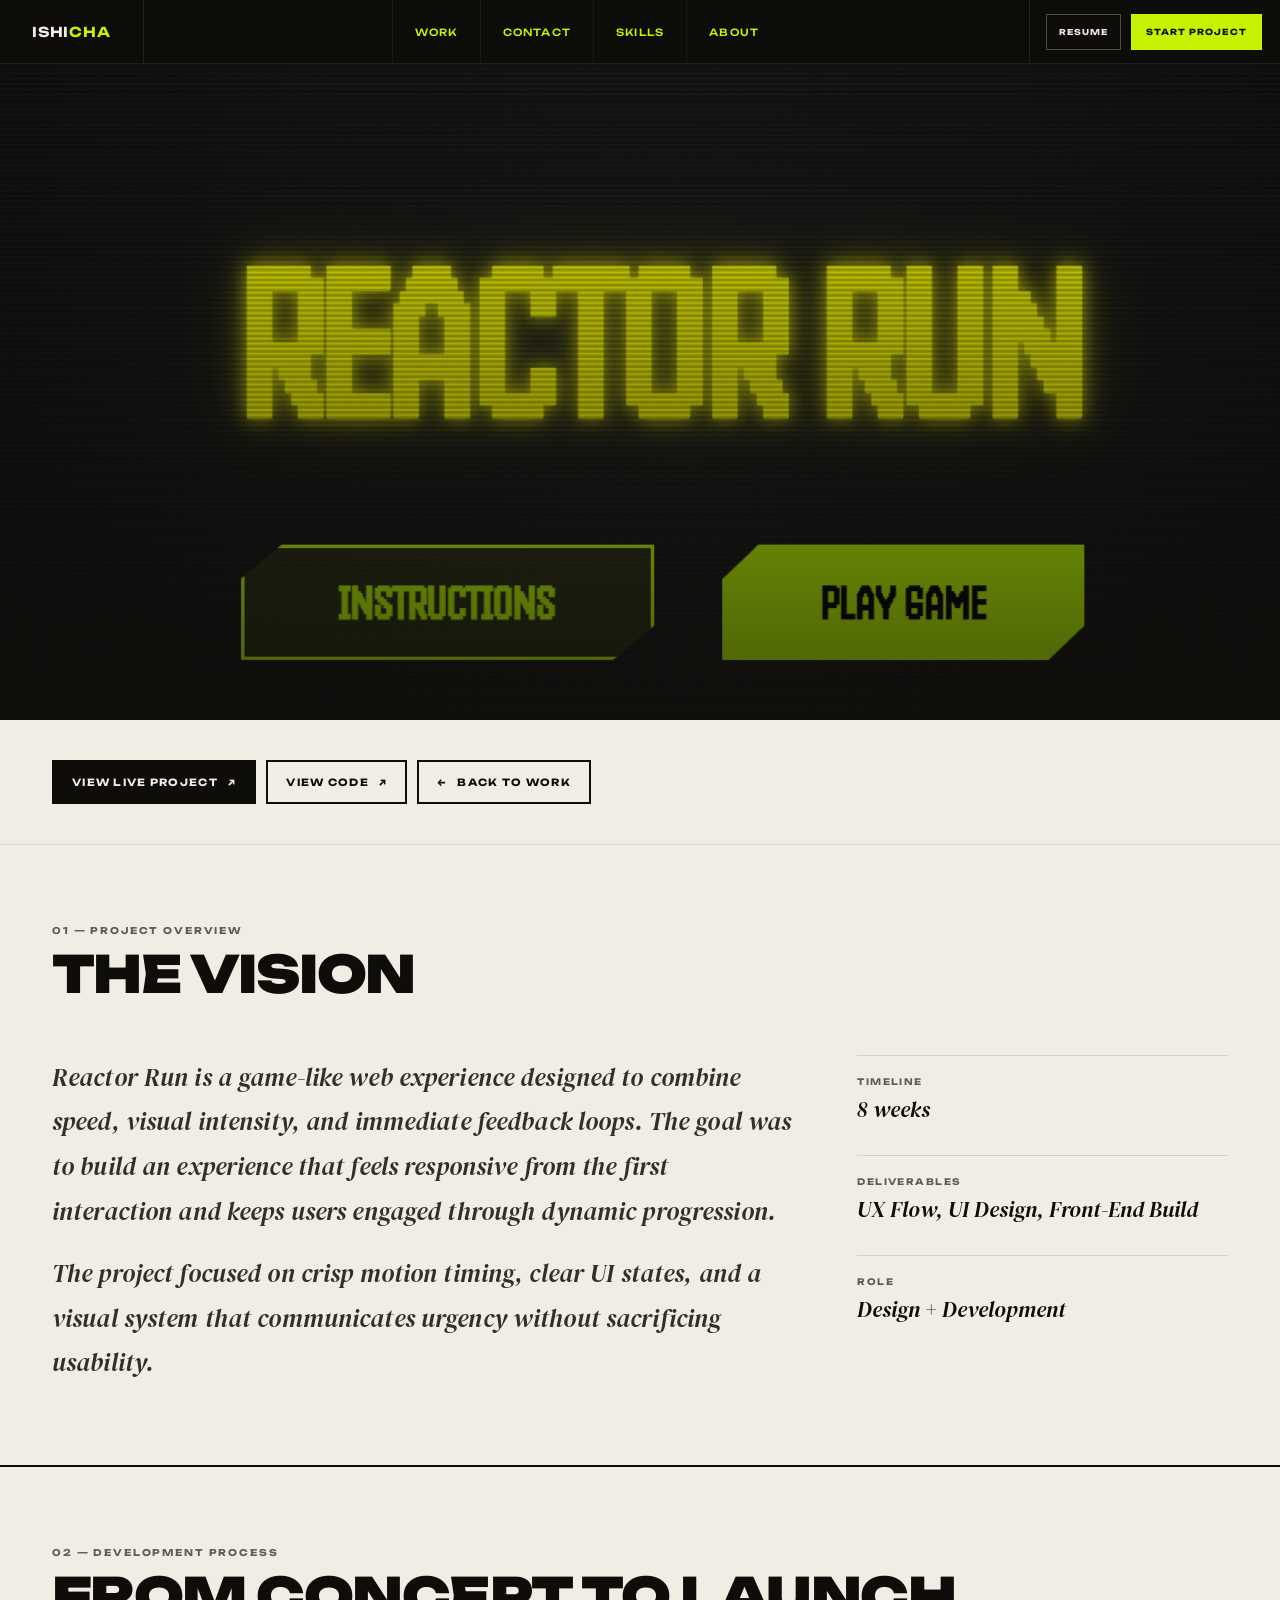
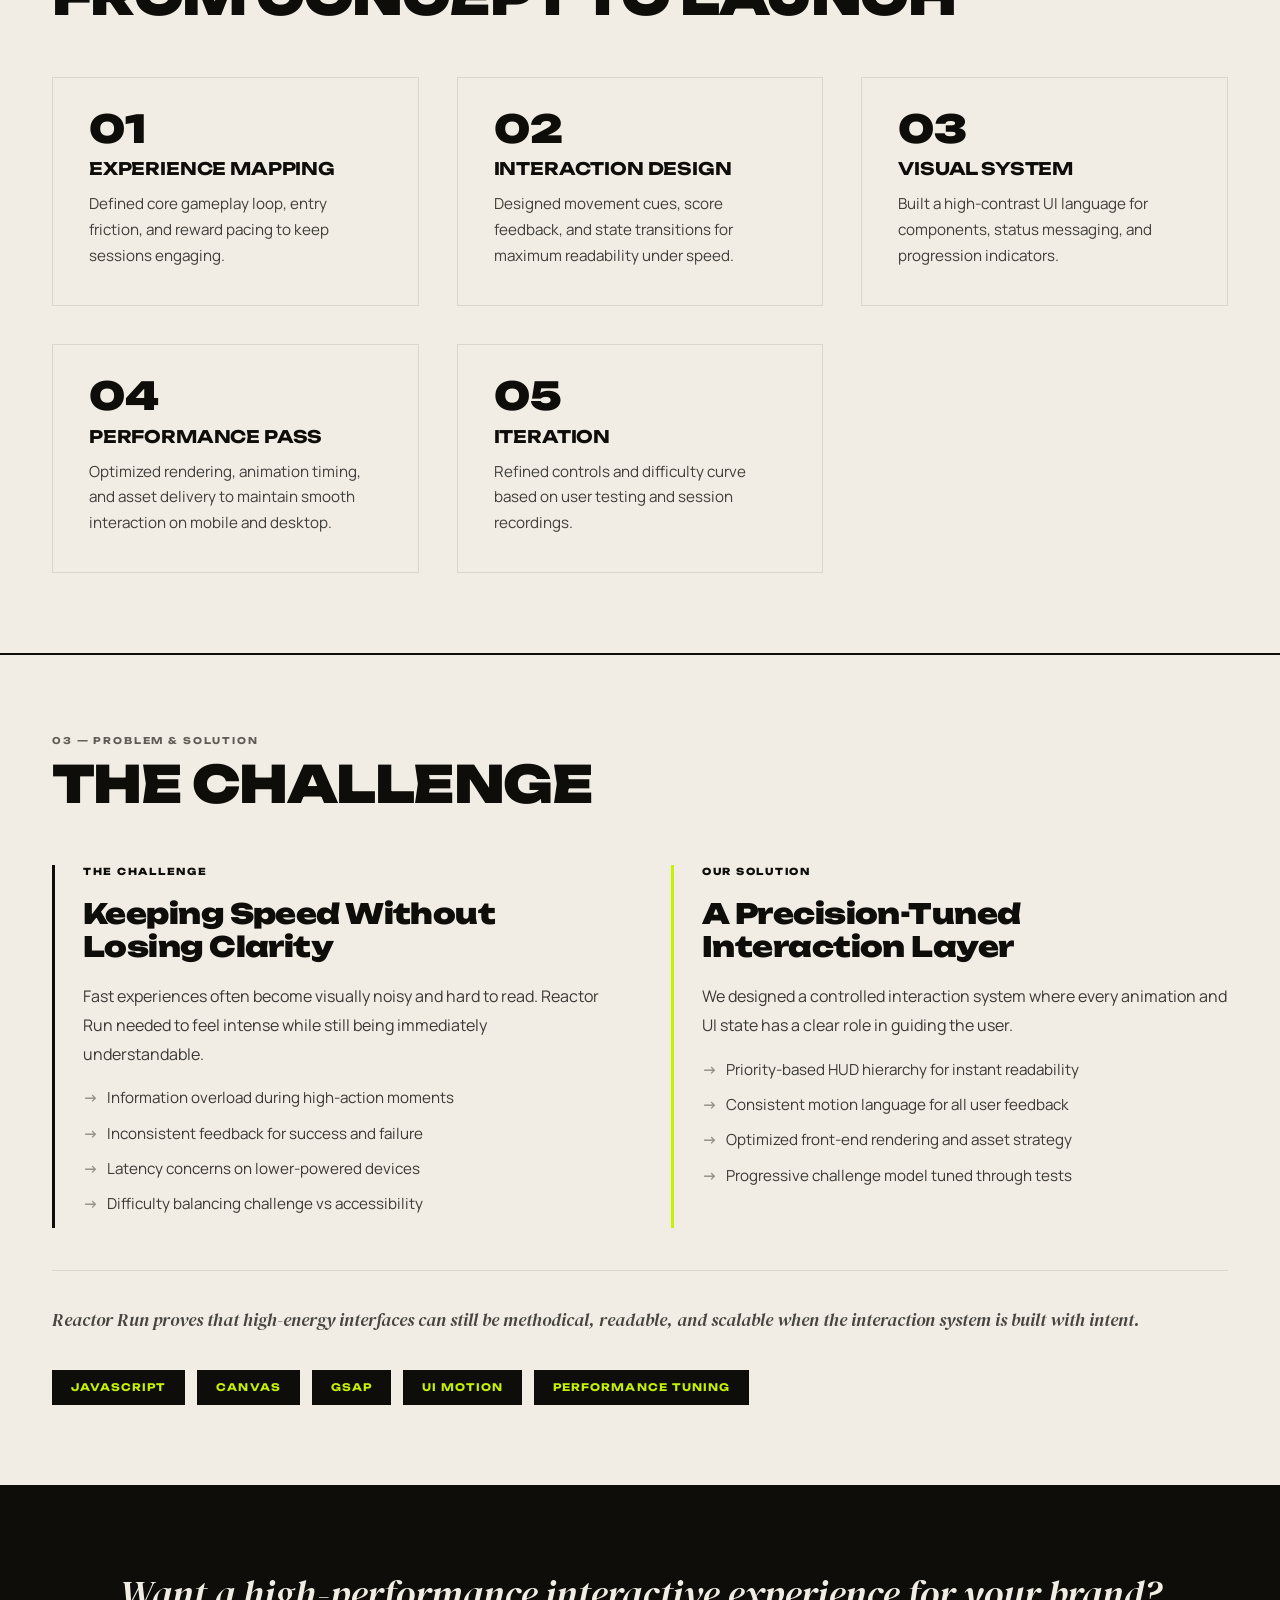
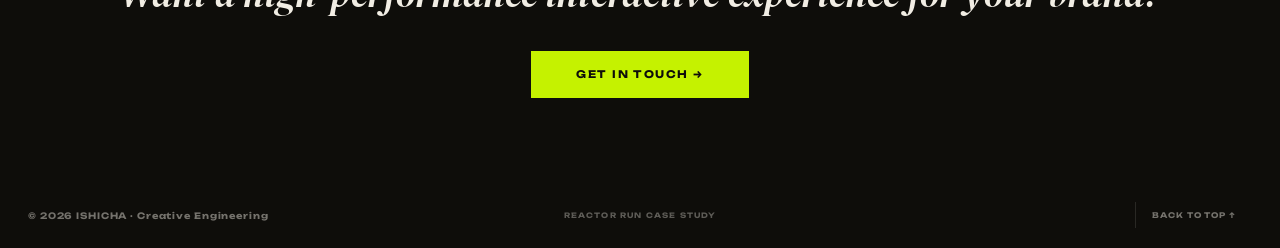
<file: reactorrun.html>
<!DOCTYPE html>
<html lang="en">
<head>
<meta charset="UTF-8">
<meta name="viewport" content="width=device-width, initial-scale=1.0">
<title>Reactor Run — ISHICHA</title>
<link href="https://fonts.googleapis.com/css2?family=Unbounded:wght@300;400;700;900&family=DM+Serif+Display:ital@0;1&family=Manrope:wght@300;400;500;600&display=swap" rel="stylesheet">
<style>
:root {
	--paper:  #F1EDE4;
	--ink:    #0E0D0A;
	--accent: #C5F200;
	--muted:  #928E87;
	--B:      2px solid var(--ink);
	--sans:   'Unbounded',sans-serif;
	--serif:  'DM Serif Display',Georgia,serif;
	--body:   'Manrope',sans-serif;
	--ease:   cubic-bezier(.16,1,.3,1);
}

*,*::before,*::after{margin:0;padding:0;box-sizing:border-box}
html{scroll-behavior:smooth}
body{background:var(--paper);color:var(--ink);font-family:var(--body);overflow-x:hidden;-webkit-font-smoothing:antialiased;}

nav{position:fixed;top:0;left:0;right:0;z-index:500;height:64px;display:flex;align-items:stretch;background:rgba(14,13,10,.96);backdrop-filter:blur(6px);border-bottom:1px solid rgba(241,237,228,.08);}
.nlogo{display:flex;align-items:center;padding:0 32px;border-right:1px solid rgba(241,237,228,.1);font-family:var(--sans);font-size:.85rem;font-weight:700;letter-spacing:.06em;color:var(--paper);text-decoration:none;}
.nlogo b{color:var(--accent);}
.nlinks{display:flex;margin:0 auto;}
.nlinks a{position:relative;display:flex;align-items:center;padding:0 22px;font-family:var(--sans);font-size:.62rem;font-weight:500;letter-spacing:.12em;text-transform:uppercase;color:#C5F200;text-decoration:none;border-left:1px solid rgba(241,237,228,.06);transition:color .25s var(--ease);}
.nlinks a::after{content:'';position:absolute;left:18px;right:18px;bottom:14px;height:1.5px;background:var(--accent);transform:scaleX(0);transform-origin:left;transition:transform .25s var(--ease);}
.nlinks a:hover{color:var(--paper);}
.nlinks a:hover::after{transform:scaleX(1);}
.nright{display:flex;align-items:center;gap:10px;padding:0 18px 0 16px;border-left:1px solid rgba(241,237,228,.1);}
.ndot{width:7px;height:7px;background:var(--accent);border-radius:50%;animation:blink 2s ease-in-out infinite;}
.ntxt{font-family:var(--sans);font-size:.52rem;font-weight:700;letter-spacing:.12em;text-transform:uppercase;color:rgba(241,237,228,.72);}
.nresume{display:inline-flex;align-items:center;justify-content:center;height:36px;padding:0 12px;font-family:var(--sans);font-size:.5rem;font-weight:700;letter-spacing:.12em;text-transform:uppercase;text-decoration:none;border:1px solid rgba(241,237,228,.28);color:var(--paper);transition:border-color .2s var(--ease),color .2s var(--ease),transform .2s var(--ease);}
.nresume:hover{border-color:var(--accent);color:var(--accent);transform:translateY(-1px);}
.ncta{display:inline-flex;align-items:center;justify-content:center;height:36px;padding:0 14px;font-family:var(--sans);font-size:.52rem;font-weight:700;letter-spacing:.12em;text-transform:uppercase;text-decoration:none;background:var(--accent);color:var(--ink);border:1.5px solid var(--accent);transition:transform .2s var(--ease),box-shadow .2s var(--ease),background .2s,color .2s;}
.ncta:hover{background:transparent;color:var(--accent);transform:translate(-2px,-2px);box-shadow:4px 4px 0 rgba(197,242,0,.35);}

@keyframes blink{0%,100%{opacity:1}50%{opacity:.2}}

.proj-hero{padding-top:64px;min-height:80vh;display:flex;align-items:center;justify-content:center;background-size:cover;background-position:center;position:relative;border-bottom:var(--B);}
.proj-hero::after{content:'';position:absolute;inset:0;background:linear-gradient(to bottom,rgba(14,13,10,0) 0%,rgba(14,13,10,.68) 100%);}
.proj-hero-content{position:relative;z-index:1;text-align:center;color:var(--paper);padding:0 40px;}
.proj-hero-tag{font-family:var(--sans);font-size:.62rem;font-weight:700;letter-spacing:.2em;text-transform:uppercase;color:var(--accent);margin-bottom:20px;}
.proj-hero-title{font-family:var(--sans);font-size:clamp(2.4rem,8vw,5.8rem);font-weight:900;letter-spacing:-.04em;line-height:.9;}
.proj-hero-sub{font-family:var(--serif);font-style:italic;font-size:clamp(1rem,2.5vw,1.8rem);font-weight:400;margin-top:16px;color:rgba(241,237,228,.86);}

.back-wrap{padding:40px 52px;border-bottom:1px solid rgba(14,13,10,.08);display:flex;justify-content:flex-start;align-items:center;gap:10px;flex-wrap:wrap;}
.back-link,.project-live-top{display:inline-flex;align-items:center;justify-content:center;gap:10px;height:44px;padding:0 18px;text-decoration:none;font-family:var(--sans);font-size:.62rem;font-weight:700;letter-spacing:.13em;text-transform:uppercase;border:2px solid var(--ink);position:relative;overflow:hidden;isolation:isolate;transition:color .25s var(--ease),transform .22s var(--ease),box-shadow .22s var(--ease),border-color .25s var(--ease);}
.back-link::before,.project-live-top::before{content:'';position:absolute;inset:0;background:var(--accent);transform:translateX(-101%);transition:transform .3s var(--ease);z-index:0;}
.back-link .txt,.back-link .arr,.project-live-top .txt,.project-live-top .arr{position:relative;z-index:1;}
.back-link .arr,.project-live-top .arr{display:inline-block;transition:transform .25s var(--ease);}

.back-link{color:var(--ink);background:transparent;}
.back-link:hover{color:var(--ink);border-color:var(--ink);transform:translate(-2px,-2px);box-shadow:5px 5px 0 rgba(14,13,10,.16);}
.back-link:hover::before{transform:translateX(0);}
.back-link:hover .arr{transform:translate(-2px,0);}

.project-live-top{color:var(--paper);background:var(--ink);}
.project-live-top:hover{color:var(--ink);border-color:var(--ink);transform:translate(-2px,-2px);box-shadow:5px 5px 0 rgba(14,13,10,.24);}
.project-live-top:hover::before{transform:translateX(0);}
.project-live-top:hover .arr{transform:translate(2px,-2px);}

.section{padding:80px 52px;border-bottom:var(--B);}
.section-head{margin-bottom:56px;}
.section-label{font-family:var(--sans);font-size:.58rem;font-weight:700;letter-spacing:.2em;text-transform:uppercase;color:#5f5b55;margin-bottom:14px;}
.section-title{font-family:var(--sans);font-size:clamp(2rem,4vw,3.5rem);font-weight:900;letter-spacing:-.03em;text-transform:uppercase;line-height:.95;}

.overview{display:grid;grid-template-columns:2fr 1fr;gap:64px;align-items:start;}
.overview-text{font-family:var(--serif);font-style:italic;font-size:clamp(1.2rem,2vw,1.55rem);font-weight:400;line-height:1.8;letter-spacing:.005em;color:rgba(14,13,10,.85);}
.overview-text p+p{margin-top:18px;}
.overview-meta{display:flex;flex-direction:column;gap:30px;}
.meta-block{border-top:1px solid rgba(14,13,10,.12);padding-top:20px;}
.meta-label{font-family:var(--sans);font-size:.56rem;font-weight:700;letter-spacing:.16em;text-transform:uppercase;color:#5f5b55;margin-bottom:8px;}
.meta-val{font-family:var(--serif);font-style:italic;font-size:1.35rem;font-weight:400;color:var(--ink);line-height:1.4;}

.process{display:grid;grid-template-columns:repeat(auto-fit,minmax(280px,1fr));gap:38px;margin-top:46px;}
.process-step{border:1.5px solid rgba(14,13,10,.1);padding:36px;background:var(--paper);transition:background .3s,border-color .3s;}
.process-step:hover{background:rgba(197,242,0,.08);border-color:var(--accent);}
.step-num{font-family:var(--sans);font-size:2.4rem;font-weight:900;color:var(--ink);line-height:.8;margin-bottom:14px;}
.step-title{font-family:var(--sans);font-size:1.08rem;font-weight:700;letter-spacing:-.01em;text-transform:uppercase;margin-bottom:12px;color:var(--ink);}
.step-desc{font-family:var(--body);font-size:.95rem;font-weight:400;line-height:1.7;color:rgba(14,13,10,.78);}

.problem-solution{display:grid;grid-template-columns:1fr 1fr;gap:62px;}
.ps-block{border-left:3px solid transparent;padding-left:28px;}
.ps-block.problem{border-left-color:#0E0D0A;}
.ps-block.solution{border-left-color:var(--accent);}
.ps-label{font-family:var(--sans);font-size:.6rem;font-weight:800;letter-spacing:.18em;text-transform:uppercase;margin-bottom:20px;color:#0E0D0A;}
.ps-title{font-family:var(--sans);font-size:1.75rem;font-weight:900;letter-spacing:-.02em;margin-bottom:18px;line-height:1.2;}
.ps-text{font-family:var(--body);font-size:1rem;font-weight:400;line-height:1.8;color:rgba(14,13,10,.8);}
.ps-list{list-style:none;margin-top:18px;}
.ps-list li{margin-bottom:11px;padding-left:24px;position:relative;font-size:.95rem;line-height:1.6;color:rgba(14,13,10,.8);}
.ps-list li::before{content:'→';position:absolute;left:0;color:var(--muted);font-weight:700;}

.tech-stack{display:flex;flex-wrap:wrap;gap:12px;margin-top:34px;}
.tech-badge{font-family:var(--sans);font-size:.65rem;font-weight:700;letter-spacing:.1em;text-transform:uppercase;background:var(--ink);color:var(--accent);padding:10px 18px;border:1px solid var(--ink);}

.proj-cta{background:var(--ink);color:var(--paper);padding:80px 52px;text-align:center;border-bottom:var(--B);}
.cta-text{font-family:var(--serif);font-style:italic;font-size:clamp(1.8rem,3vw,2.5rem);font-weight:400;margin-bottom:30px;line-height:1.4;}
.cta-btn{display:inline-block;font-family:var(--sans);font-size:.65rem;font-weight:700;letter-spacing:.14em;text-transform:uppercase;background:var(--accent);color:var(--ink);padding:16px 44px;text-decoration:none;border:1.5px solid var(--accent);}

footer{background:var(--ink);display:grid;grid-template-columns:1fr auto 1fr;align-items:center;padding:20px 28px;border-top:var(--B);}
.fl{font-family:var(--sans);font-size:.55rem;font-weight:700;letter-spacing:.1em;color:rgba(241,237,228,.45);}
.fc{font-family:var(--sans);font-size:.46rem;font-weight:700;letter-spacing:.16em;text-transform:uppercase;color:rgba(241,237,228,.35);text-align:center;}
.fr{display:flex;justify-content:flex-end;}
.fr a{text-decoration:none;font-family:var(--sans);font-size:.48rem;font-weight:700;letter-spacing:.12em;text-transform:uppercase;color:rgba(241,237,228,.45);padding:8px 16px;border-left:1px solid rgba(241,237,228,.12);transition:color .2s;}
.fr a:hover{color:var(--accent);}

@media(max-width:960px){
	.section{padding:60px 28px;}
	.overview{grid-template-columns:1fr;gap:40px;}
	.problem-solution{grid-template-columns:1fr;}
	.back-wrap{padding:32px 28px;}
}
@media(max-width:640px){
	.nlinks{display:none;}
	.nlogo{padding:0 18px;font-size:.74rem;}
	.nright{margin-left:auto;padding:0 14px;}
	.ntxt{display:none;}
	.nresume{height:32px;padding:0 9px;font-size:.46rem;}
	.ncta{height:32px;padding:0 10px;font-size:.48rem;}
	.section{padding:40px 20px;}
	.proj-hero{min-height:60vh;}
	.process{grid-template-columns:1fr;}
	footer{grid-template-columns:1fr;gap:8px;}
	.fr,.fc{justify-content:flex-start;text-align:left;}
}
</style>
<!-- Google tag (gtag.js) -->
<script async src="https://www.googletagmanager.com/gtag/js?id=G-DK1DBWE0DG"></script>
<script>
  window.dataLayer = window.dataLayer || [];
  function gtag(){dataLayer.push(arguments);}
  gtag('js', new Date());

  gtag('config', 'G-DK1DBWE0DG');
</script>
</head>
<body>

<nav>
  <a href="./index.html" class="nlogo">ISHI<b>CHA</b></a>
  <div class="nlinks">
    <a href="./index.html#projects">Work</a>
    <a href="./index.html#contact">Contact</a>
    <a href="./index.html#skills">Skills</a>
    <a href="./index.html#about">About</a>
  </div>
	<div class="nright">
		<a href="assets/resume.pdf" class="nresume" target="_blank" rel="noopener noreferrer">Resume</a>
		<a href="./index.html#contact" class="ncta">Start Project</a>
	</div>
</nav>

<section class="proj-hero" style="background-image: url('assets/img/reactorrun.png')">
</section>

<section class="back-wrap">
	<a href="https://ishikachapadia.github.io/reactor-run/" target="_blank" rel="noopener noreferrer" class="project-live-top"><span class="txt">View Live Project</span><span class="arr">↗</span></a>
    <a href="https://github.com/ishikachapadia/reactor-run" target="_blank" rel="noopener noreferrer" class="back-link"><span class="txt">View Code</span><span class="arr">↗</span></a>
	<a href="./index.html" class="back-link"><span class="arr">←</span><span class="txt">Back to Work</span></a>
</section>

<section class="section">
	<div class="section-head">
		<div class="section-label">01 — Project Overview</div>
		<h2 class="section-title">The Vision</h2>
	</div>
	<div class="overview">
		<div class="overview-text">
			<p>Reactor Run is a game-like web experience designed to combine speed, visual intensity, and immediate feedback loops. The goal was to build an experience that feels responsive from the first interaction and keeps users engaged through dynamic progression.</p>
			<p>The project focused on crisp motion timing, clear UI states, and a visual system that communicates urgency without sacrificing usability.</p>
		</div>
		<div class="overview-meta">
			<div class="meta-block"><div class="meta-label">Timeline</div><div class="meta-val">8 weeks</div></div>
			<div class="meta-block"><div class="meta-label">Deliverables</div><div class="meta-val">UX Flow, UI Design, Front-End Build</div></div>
			<div class="meta-block"><div class="meta-label">Role</div><div class="meta-val">Design + Development</div></div>
		</div>
	</div>
</section>

<section class="section">
	<div class="section-head">
		<div class="section-label">02 — Development Process</div>
		<h2 class="section-title">From Concept to Launch</h2>
	</div>
	<div class="process">
		<div class="process-step"><div class="step-num">01</div><div class="step-title">Experience Mapping</div><div class="step-desc">Defined core gameplay loop, entry friction, and reward pacing to keep sessions engaging.</div></div>
		<div class="process-step"><div class="step-num">02</div><div class="step-title">Interaction Design</div><div class="step-desc">Designed movement cues, score feedback, and state transitions for maximum readability under speed.</div></div>
		<div class="process-step"><div class="step-num">03</div><div class="step-title">Visual System</div><div class="step-desc">Built a high-contrast UI language for components, status messaging, and progression indicators.</div></div>
		<div class="process-step"><div class="step-num">04</div><div class="step-title">Performance Pass</div><div class="step-desc">Optimized rendering, animation timing, and asset delivery to maintain smooth interaction on mobile and desktop.</div></div>
		<div class="process-step"><div class="step-num">05</div><div class="step-title">Iteration</div><div class="step-desc">Refined controls and difficulty curve based on user testing and session recordings.</div></div>
	</div>
</section>

<section class="section">
	<div class="section-head">
		<div class="section-label">03 — Problem & Solution</div>
		<h2 class="section-title">The Challenge</h2>
	</div>
	<div class="problem-solution">
		<div class="ps-block problem">
			<div class="ps-label">The Challenge</div>
			<h3 class="ps-title">Keeping Speed Without Losing Clarity</h3>
			<p class="ps-text">Fast experiences often become visually noisy and hard to read. Reactor Run needed to feel intense while still being immediately understandable.</p>
			<ul class="ps-list">
				<li>Information overload during high-action moments</li>
				<li>Inconsistent feedback for success and failure</li>
				<li>Latency concerns on lower-powered devices</li>
				<li>Difficulty balancing challenge vs accessibility</li>
			</ul>
		</div>
		<div class="ps-block solution">
			<div class="ps-label">Our Solution</div>
			<h3 class="ps-title">A Precision-Tuned Interaction Layer</h3>
			<p class="ps-text">We designed a controlled interaction system where every animation and UI state has a clear role in guiding the user.</p>
			<ul class="ps-list">
				<li>Priority-based HUD hierarchy for instant readability</li>
				<li>Consistent motion language for all user feedback</li>
				<li>Optimized front-end rendering and asset strategy</li>
				<li>Progressive challenge model tuned through tests</li>
			</ul>
		</div>
	</div>

	<div style="margin-top:42px;border-top:1px solid rgba(14,13,10,.1);padding-top:34px;">
		<p style="font-family:var(--serif);font-style:italic;font-size:1.1rem;line-height:1.8;color:rgba(14,13,10,.75);margin-bottom:22px;">
			Reactor Run proves that high-energy interfaces can still be methodical, readable, and scalable when the interaction system is built with intent.
		</p>
		<div class="tech-stack">
			<div class="tech-badge">JavaScript</div>
			<div class="tech-badge">Canvas</div>
			<div class="tech-badge">GSAP</div>
			<div class="tech-badge">UI Motion</div>
			<div class="tech-badge">Performance Tuning</div>
		</div>
	</div>
</section>

<section class="proj-cta">
	<p class="cta-text">Want a high-performance interactive experience for your brand?</p>
	<a href="../1863249811/index.html#contact" class="cta-btn">Get in Touch →</a>
</section>

<footer>
	<div class="fl">© 2026 ISHICHA · Creative Engineering</div>
	<div class="fc">Reactor Run Case Study</div>
	<div class="fr"><a href="#">Back to Top ↑</a></div>
</footer>

<script>
document.querySelector('a[href="#"]').addEventListener('click',function(e){
	e.preventDefault();
	window.scrollTo({top:0,behavior:'smooth'});
});
</script>

</body>
</html>
</file>
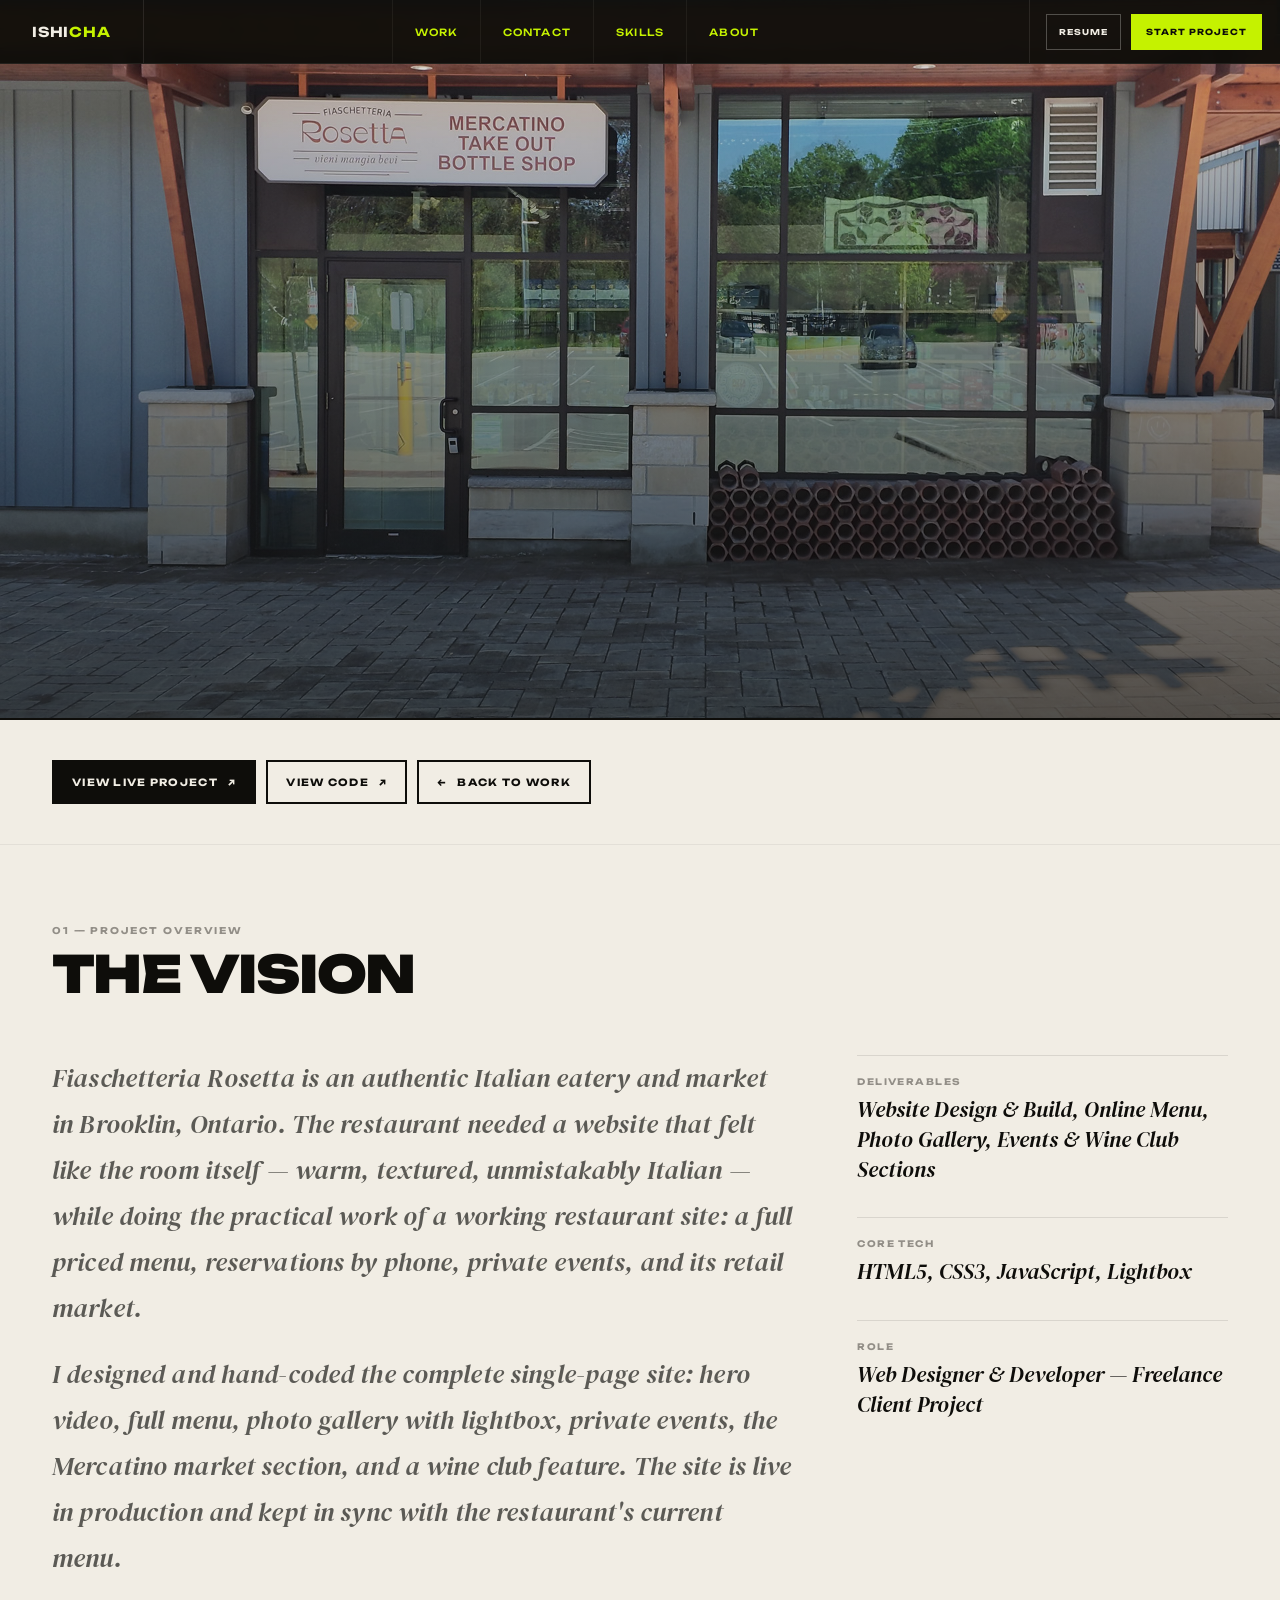
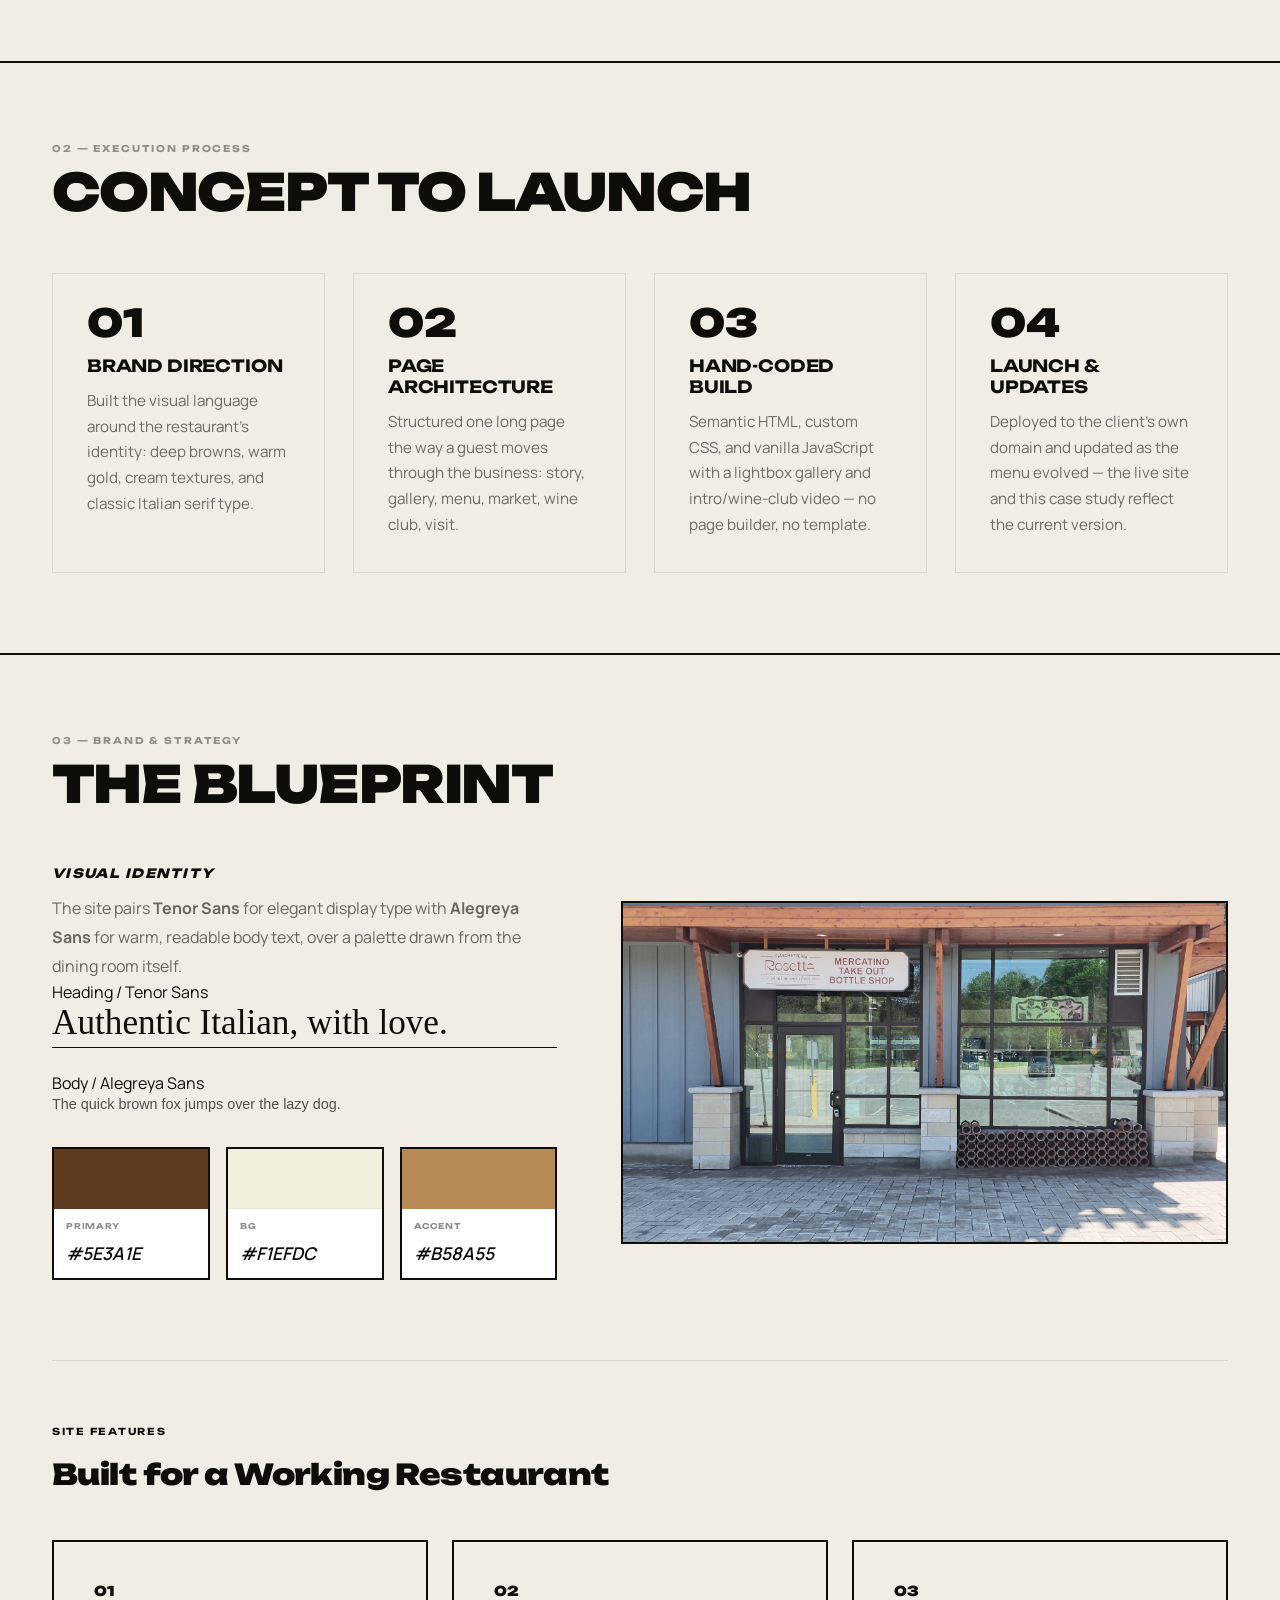
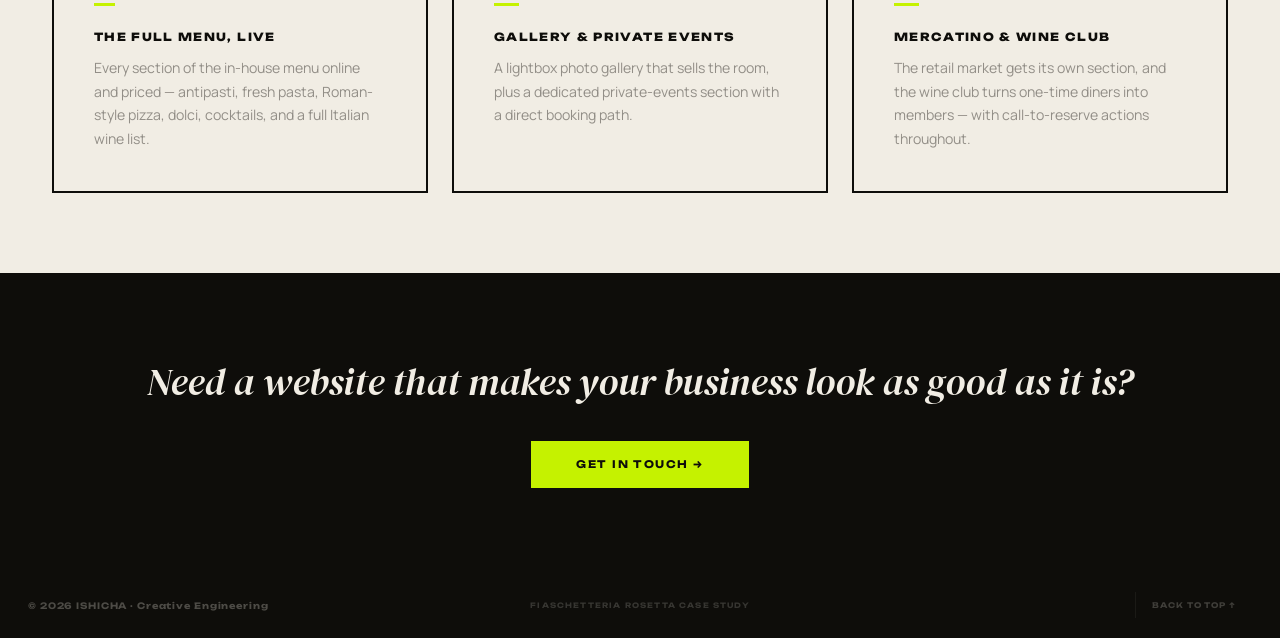
<file: rosetta.html>
<!DOCTYPE html>
<html lang="en">
<head>
<meta charset="UTF-8">
<meta name="viewport" content="width=device-width, initial-scale=1.0">
<title>Fiaschetteria Rosetta — ISHICHA</title>
<link href="https://fonts.googleapis.com/css2?family=Unbounded:wght@300;400;700;900&family=DM+Serif+Display:ital@0;1&family=Manrope:wght@300;400;500;600&display=swap" rel="stylesheet">
<style>
:root {
	--paper:  #F1EDE4;
	--ink:    #0E0D0A;
	--accent: #C5F200;
	--muted:  #928E87;
	--B:      2px solid var(--ink);
	--sans:   'Unbounded',sans-serif;
	--serif:  'DM Serif Display',Georgia,serif;
	--body:   'Manrope',sans-serif;
	--ease:   cubic-bezier(.16,1,.3,1);
}
*,*::before,*::after{margin:0;padding:0;box-sizing:border-box}
html{scroll-behavior:smooth}
body{background:var(--paper);color:var(--ink);font-family:var(--body);overflow-x:hidden;-webkit-font-smoothing:antialiased;}

nav{position:fixed;top:0;left:0;right:0;z-index:500;height:64px;display:flex;align-items:stretch;background:rgba(14,13,10,.96);backdrop-filter:blur(6px);border-bottom:1px solid rgba(241,237,228,.08);}
.nlogo{display:flex;align-items:center;padding:0 32px;border-right:1px solid rgba(241,237,228,.1);font-family:var(--sans);font-size:.85rem;font-weight:700;letter-spacing:.06em;color:var(--paper);text-decoration:none;}
.nlogo b{color:var(--accent);}
.nlinks{display:flex;margin:0 auto;}
.nlinks a{position:relative;display:flex;align-items:center;padding:0 22px;font-family:var(--sans);font-size:.62rem;font-weight:500;letter-spacing:.12em;text-transform:uppercase;color:#C5F200;text-decoration:none;border-left:1px solid rgba(241,237,228,.06);transition:color .25s var(--ease);}
.nlinks a::after{content:'';position:absolute;left:18px;right:18px;bottom:14px;height:1.5px;background:var(--accent);transform:scaleX(0);transform-origin:left;transition:transform .25s var(--ease);}
.nlinks a:hover{color:var(--paper);}
.nlinks a:hover::after{transform:scaleX(1);}
.nright{display:flex;align-items:center;gap:10px;padding:0 18px 0 16px;border-left:1px solid rgba(241,237,228,.1);}
.ndot{width:7px;height:7px;background:var(--accent);border-radius:50%;animation:blink 2s ease-in-out infinite;}
.ntxt{font-family:var(--sans);font-size:.52rem;font-weight:700;letter-spacing:.12em;text-transform:uppercase;color:rgba(241,237,228,.72);}
.nresume{display:inline-flex;align-items:center;justify-content:center;height:36px;padding:0 12px;font-family:var(--sans);font-size:.5rem;font-weight:700;letter-spacing:.12em;text-transform:uppercase;text-decoration:none;border:1px solid rgba(241,237,228,.28);color:var(--paper);transition:border-color .2s var(--ease),color .2s var(--ease),transform .2s var(--ease);}
.nresume:hover{border-color:var(--accent);color:var(--accent);transform:translateY(-1px);}
.ncta{display:inline-flex;align-items:center;justify-content:center;height:36px;padding:0 14px;font-family:var(--sans);font-size:.52rem;font-weight:700;letter-spacing:.12em;text-transform:uppercase;text-decoration:none;background:var(--accent);color:var(--ink);border:1.5px solid var(--accent);transition:transform .2s var(--ease),box-shadow .2s var(--ease),background .2s,color .2s;}
.ncta:hover{background:transparent;color:var(--accent);transform:translate(-2px,-2px);box-shadow:4px 4px 0 rgba(197,242,0,.35);}


/* --- WIDE STRATEGY SECTION --- */
.strategy-full-width {
    width: 100%;
    margin-top: 60px;
    padding-top: 64px;
    border-top: 1px solid rgba(14, 13, 10, .1);
}

.sf-header {
    margin-bottom: 48px;
}

.sf-grid {
    display: grid;
    grid-template-columns: repeat(3, 1fr);
    gap: 24px;
}

.sf-item {
    padding: 40px;
    background: var(--paper);
    border: var(--B);
    display: flex;
    flex-direction: column;
    gap: 24px;
    transition: transform .22s var(--ease), box-shadow .22s var(--ease), background .22s var(--ease);
}



.sf-icon {
    font-family: var(--sans);
    font-weight: 900;
    font-size: .85rem;
    color: var(--ink);
    border-bottom: 3px solid var(--accent);
    width: fit-content;
    padding-bottom: 4px;
}

.sf-content h4 {
    font-family: var(--sans);
    font-size: .7rem;
    text-transform: uppercase;
    letter-spacing: .12em;
    margin-bottom: 12px;
    font-weight: 800;
}

.sf-content p {
    font-family: var(--body);
    font-size: .88rem;
    line-height: 1.7;
    color: var(--muted);
}

@media (max-width: 1024px) {
    .sf-grid {
        grid-template-columns: 1fr;
        gap: 20px;
    }
    .sf-item {
        padding: 30px;
    }
}
@keyframes blink{0%,100%{opacity:1}50%{opacity:.2}}
/* --- BRAND & STRATEGY REFINEMENTS --- */
/* --- BRAND & STRATEGY INTEGRATION --- */
.palette-spec-grid {
    display: grid;
    grid-template-columns: repeat(3, 1fr);
    gap: 16px;
    margin-top: 32px;
}

.spec-block {
    display: flex;
    flex-direction: column;
    border: var(--B);
    background: #fff;
    transition: transform 0.3s var(--ease);
}

.spec-block:hover {
    transform: translateY(-4px);
}

.spec-color {
    height: 60px;
    width: 100%;
}

.spec-meta {
    padding: 12px;
    display: grid;
    gap: 2px;
}

.spec-meta .meta-label {
    font-family: var(--sans);
    font-size: 0.5rem;
    font-weight: 700;
    letter-spacing: 0.1em;
    color: var(--muted);
}

.spec-meta .meta-val {
    font-family: var(--body);
    font-size: 1.1rem;
    font-weight: 600;
    color: var(--ink);
}

.spec-meta .meta-desc {
    font-family: var(--body);
    font-size: 0.75rem;
    color: rgba(14,13,10,0.6);
}

@media(max-width: 640px) {
    .palette-spec-grid {
        grid-template-columns: 1fr;
    }
}
.brand-grid {
    display: grid;
    grid-template-columns: 1fr 1.2fr;
    gap: 64px;
    align-items: center;
    margin-bottom: 80px;
    margin-top: 20px;
}

/* Match your existing project block style */
.brand-image {
    width: 100%;
    max-height: 480px;
    overflow: hidden;
    border: var(--B); /* Uses your 2px solid ink border */
    display: flex;
    background: var(--ink); /* Gives a nice dark backing if image is smaller */
}

.brand-image img {
    width: 100%;
    height: 100%;
    object-fit: cover; /* Changed to cover for a more "full" editorial look */
    filter: grayscale(20%); /* Sophisticated touch */
    transition: transform .6s var(--ease), filter .6s var(--ease);
}

.brand-image:hover img {
    transform: scale(1.05);
    filter: grayscale(0%);
}

/* Color Chips matching your UI vibe */
.color-stack {
    display: flex;
    gap: 12px;
    margin-top: 32px;
}

.color-chip {
    width: 64px;
    height: 64px;
    border: var(--B);
    display: flex;
    align-items: flex-end;
    padding: 6px;
    transition: transform .2s var(--ease);
}

.color-chip:hover {
    transform: translateY(-4px) rotate(-2deg);
}

.color-chip span {
    font-family: var(--sans);
    font-size: .45rem;
    font-weight: 700;
    letter-spacing: .1em;
    color: var(--ink);
    background: var(--paper);
    padding: 2px 4px;
    border: 1px solid var(--ink);
}

/* Strategy Text Section */
.strategy-break {
    padding-top: 64px;
    border-top: 1px solid rgba(14, 13, 10, .1);
    margin-top: 64px;
}

.brand-meta h3.meta-val {
    font-family: var(--sans);
    font-size: .8rem;
    letter-spacing: .1em;
    text-transform: uppercase;
    color: var(--ink);
    margin-bottom: 12px;
    font-weight: 800;
}

/* Force the strategy lists to match your problem/solution style */
.strategy-break .ps-block {
    max-width: 800px;
}

@media(max-width: 960px) {
    .brand-grid {
        grid-template-columns: 1fr;
        gap: 40px;
    }
    .brand-image {
        max-height: 350px;
    }
}

.proj-hero{
	padding-top:64px;
	min-height:80vh;
	display:flex;align-items:center;justify-content:center;
	background-size:cover;background-position:center;
	position:relative;
	border-bottom:var(--B);
}
.proj-hero::after{
	content:'';position:absolute;inset:0;
	background:linear-gradient(to bottom,rgba(14,13,10,.08) 0%,rgba(14,13,10,.72) 100%);
}
.proj-hero-content{position:relative;z-index:1;text-align:center;color:var(--paper);padding:0 40px;}
.proj-hero-tag{font-family:var(--sans);font-size:.6rem;font-weight:700;letter-spacing:.2em;text-transform:uppercase;color:var(--accent);margin-bottom:20px;}
.proj-hero-title{font-family:var(--sans);font-size:clamp(2.3rem,7.4vw,5.8rem);font-weight:900;letter-spacing:-.04em;line-height:.92;text-transform:uppercase;}
.proj-hero-sub{font-family:var(--serif);font-style:italic;font-size:clamp(1rem,2.5vw,1.7rem);font-weight:400;margin-top:16px;color:rgba(241,237,228,.82);}

.back-wrap{padding:40px 52px;border-bottom:1px solid rgba(14,13,10,.06);display:flex;justify-content:flex-start;align-items:center;gap:10px;flex-wrap:wrap;}
.back-link,.project-live-top{display:inline-flex;align-items:center;justify-content:center;gap:10px;height:44px;padding:0 18px;text-decoration:none;font-family:var(--sans);font-size:.62rem;font-weight:700;letter-spacing:.13em;text-transform:uppercase;border:2px solid var(--ink);position:relative;overflow:hidden;isolation:isolate;transition:color .25s var(--ease),transform .22s var(--ease),box-shadow .22s var(--ease),border-color .25s var(--ease);}
.back-link::before,.project-live-top::before{content:'';position:absolute;inset:0;background:var(--accent);transform:translateX(-101%);transition:transform .3s var(--ease);z-index:0;}
.back-link .txt,.back-link .arr,.project-live-top .txt,.project-live-top .arr{position:relative;z-index:1;}
.back-link .arr,.project-live-top .arr{display:inline-block;transition:transform .25s var(--ease);}

.back-link{color:var(--ink);background:transparent;}
.back-link:hover{color:var(--ink);border-color:var(--ink);transform:translate(-2px,-2px);box-shadow:5px 5px 0 rgba(14,13,10,.16);}
.back-link:hover::before{transform:translateX(0);}
.back-link:hover .arr{transform:translate(-2px,0);}

.project-live-top{color:var(--paper);background:var(--ink);}
.project-live-top:hover{color:var(--ink);border-color:var(--ink);transform:translate(-2px,-2px);box-shadow:5px 5px 0 rgba(14,13,10,.24);}
.project-live-top:hover::before{transform:translateX(0);}
.project-live-top:hover .arr{transform:translate(2px,-2px);}

.section{padding:80px 52px;border-bottom:var(--B);}
.section-head{margin-bottom:56px;}
.section-label{font-family:var(--sans);font-size:.58rem;font-weight:700;letter-spacing:.2em;text-transform:uppercase;color:var(--muted);margin-bottom:14px;}
.section-title{font-family:var(--sans);font-size:clamp(2rem,4vw,3.5rem);font-weight:900;letter-spacing:-.03em;text-transform:uppercase;line-height:.95;}

.overview{display:grid;grid-template-columns:2fr 1fr;gap:64px;align-items:start;}
.overview-text{font-family:var(--serif);font-style:italic;font-size:clamp(1.2rem,2vw,1.6rem);font-weight:400;line-height:1.8;letter-spacing:.005em;color:rgba(14,13,10,.66);}
.overview-meta{display:flex;flex-direction:column;gap:32px;}
.meta-block{border-top:1px solid rgba(14,13,10,.1);padding-top:20px;}
.meta-label{font-family:var(--sans);font-size:.56rem;font-weight:700;letter-spacing:.16em;text-transform:uppercase;color:var(--muted);margin-bottom:8px;}
.meta-val{font-family:var(--serif);font-style:italic;font-size:1.35rem;font-weight:400;color:var(--ink);line-height:1.4;}

.process{display:grid;grid-template-columns:repeat(auto-fit,minmax(260px,1fr));gap:28px;margin-top:30px;}
.process-step{border:1.5px solid rgba(14,13,10,.09);padding:34px;background:var(--paper);transition:background .3s,border-color .3s;}
.process-step:hover{background:rgba(197,242,0,.08);border-color:var(--accent);}
.step-num{font-family:var(--sans);font-size:2.4rem;font-weight:900;line-height:.8;margin-bottom:16px;color:#0E0D0A;}
.step-title{font-family:var(--sans);font-size:1.05rem;font-weight:700;letter-spacing:-.01em;text-transform:uppercase;margin-bottom:12px;}
.step-desc{font-size:.95rem;line-height:1.7;color:rgba(14,13,10,.58);}

.problem-solution{display:grid;grid-template-columns:1fr 1fr;gap:64px;}
.ps-block{border-left:3px solid transparent;padding-left:28px;}
.ps-block.problem{border-left-color:#d86030;}
.ps-block.solution{border-left-color:var(--accent);}
.ps-label{font-family:var(--sans);font-size:.6rem;font-weight:700;letter-spacing:.18em;text-transform:uppercase;margin-bottom:20px;}
.ps-title{font-family:var(--sans);font-size:1.8rem;font-weight:900;letter-spacing:-.02em;margin-bottom:18px;line-height:1.2;}
.ps-text{font-size:1rem;font-weight:400;line-height:1.8;color:rgba(14,13,10,.6);}
.ps-list{list-style:none;margin-top:20px;}
.ps-list li{margin-bottom:12px;padding-left:24px;position:relative;font-size:.95rem;line-height:1.6;color:rgba(14,13,10,.6);}
.ps-list li::before{content:'→';position:absolute;left:0;color:var(--muted);font-weight:700;}

.proj-cta{background:var(--ink);color:var(--paper);padding:80px 52px;text-align:center;border-bottom:var(--B);}
.cta-text{font-family:var(--serif);font-style:italic;font-size:clamp(1.8rem,3vw,2.4rem);font-weight:400;margin-bottom:32px;line-height:1.4;}
.cta-btn{display:inline-block;font-family:var(--sans);font-size:.65rem;font-weight:700;letter-spacing:.14em;text-transform:uppercase;background:var(--accent);color:var(--ink);padding:16px 44px;text-decoration:none;border:1.5px solid var(--accent);transition:all .3s var(--ease);}
.cta-btn:hover{background:transparent;color:var(--accent);transform:translateX(3px);}

footer{background:var(--ink);display:grid;grid-template-columns:1fr auto 1fr;align-items:center;padding:20px 28px;border-top:var(--B);}
.fl{font-family:var(--sans);font-size:.55rem;font-weight:700;letter-spacing:.1em;color:rgba(241,237,228,.28);}
.fc{font-family:var(--sans);font-size:.46rem;font-weight:700;letter-spacing:.16em;text-transform:uppercase;color:rgba(241,237,228,.18);text-align:center;}
.fr{display:flex;justify-content:flex-end;}
.fr a{text-decoration:none;font-family:var(--sans);font-size:.48rem;font-weight:700;letter-spacing:.12em;text-transform:uppercase;color:rgba(241,237,228,.22);padding:8px 16px;border-left:1px solid rgba(241,237,228,.06);transition:color .2s;}
.fr a:hover{color:var(--accent);}

@media(max-width:960px){
	.section{padding:60px 28px;}
	.overview{grid-template-columns:1fr;gap:40px;}
	.problem-solution{grid-template-columns:1fr;}
}
@media(max-width:640px){
	.nlinks{display:none;}
	.nlogo{padding:0 18px;font-size:.74rem;}
	.nright{margin-left:auto;padding:0 14px;}
	.ntxt{display:none;}
	.nresume{height:32px;padding:0 9px;font-size:.46rem;}
	.ncta{height:32px;padding:0 10px;font-size:.48rem;}
	.section{padding:40px 20px;}
	.proj-hero{min-height:62vh;}
	.process{grid-template-columns:1fr;}
	.back-wrap{padding:28px 20px;}
	footer{grid-template-columns:1fr;gap:8px;}
	.fr,.fc{justify-content:flex-start;text-align:left;}
}

.rv{opacity:0;transform:translateY(24px);animation:reveal .8s cubic-bezier(.16,1,.3,1) both;}
@keyframes reveal{from{opacity:0;transform:translateY(24px)}to{opacity:1;transform:translateY(0)}}
.rv:nth-child(1){animation-delay:.1s}
.rv:nth-child(2){animation-delay:.2s}
.rv:nth-child(3){animation-delay:.3s}
.rv:nth-child(4){animation-delay:.4s}
</style>
<!-- Google tag (gtag.js) -->
<script async src="https://www.googletagmanager.com/gtag/js?id=G-DK1DBWE0DG"></script>
<script>
  window.dataLayer = window.dataLayer || [];
  function gtag(){dataLayer.push(arguments);}
  gtag('js', new Date());

  gtag('config', 'G-DK1DBWE0DG');
</script>
</head>
<body>

<nav>
    <a href="./index.html" class="nlogo">ISHI<b>CHA</b></a>
    <div class="nlinks">
        <a href="./index.html#projects">Work</a>
        <a href="./index.html#contact">Contact</a>
        <a href="./index.html#skills">Skills</a>
        <a href="./index.html#about">About</a>
    </div>
    <div class="nright">
        <a href="./assets/resume.pdf" class="nresume" target="_blank" rel="noopener noreferrer">Resume</a>
        <a href="./index.html#contact" class="ncta">Start Project</a>
    </div>
</nav>

<section class="proj-hero" style="background-image: url('assets/img/rosetta.jpg')">
</section>

<section class="back-wrap">
    <a href="https://fiaschetteriarosetta.com/" target="_blank" rel="noopener noreferrer" class="project-live-top"><span class="txt">View Live Project</span><span class="arr">↗</span></a>
    <a href="https://github.com/ishikachapadia/fiaschetteria-rosetta" target="_blank" rel="noopener noreferrer" class="back-link"><span class="txt">View Code</span><span class="arr">↗</span></a>
    <a href="./index.html#projects" class="back-link"><span class="arr">←</span><span class="txt">Back to Work</span></a>
</section>

<section class="section rv">
    <div class="section-head">
        <div class="section-label">01 — Project Overview</div>
        <h2 class="section-title">The Vision</h2>
    </div>
    <div class="overview">
        <div class="overview-text">
            <p>Fiaschetteria Rosetta is an authentic Italian eatery and market in Brooklin, Ontario. The restaurant needed a website that felt like the room itself — warm, textured, unmistakably Italian — while doing the practical work of a working restaurant site: a full priced menu, reservations by phone, private events, and its retail market.</p>
            <p style="margin-top:20px;">I designed and hand-coded the complete single-page site: hero video, full menu, photo gallery with lightbox, private events, the Mercatino market section, and a wine club feature. The site is live in production and kept in sync with the restaurant's current menu.</p>
        </div>
        <div class="overview-meta">
            <div class="meta-block">
                <div class="meta-label">Deliverables</div>
                <div class="meta-val">Website Design & Build, Online Menu, Photo Gallery, Events & Wine Club Sections</div>
            </div>
            <div class="meta-block">
                <div class="meta-label">Core Tech</div>
                <div class="meta-val">HTML5, CSS3, JavaScript, Lightbox</div>
            </div>
            <div class="meta-block">
                <div class="meta-label">Role</div>
                <div class="meta-val">Web Designer & Developer — Freelance Client Project</div>
            </div>
        </div>
    </div>
</section>

<section class="section rv">
    <div class="section-head">
        <div class="section-label">02 — Execution Process</div>
        <h2 class="section-title">Concept to Launch</h2>
    </div>
    <div class="process">
        <div class="process-step rv">
            <div class="step-num">01</div>
            <div class="step-title">Brand Direction</div>
            <div class="step-desc">Built the visual language around the restaurant's identity: deep browns, warm gold, cream textures, and classic Italian serif type.</div>
        </div>
        <div class="process-step rv">
            <div class="step-num">02</div>
            <div class="step-title">Page Architecture</div>
            <div class="step-desc">Structured one long page the way a guest moves through the business: story, gallery, menu, market, wine club, visit.</div>
        </div>
        <div class="process-step rv">
            <div class="step-num">03</div>
            <div class="step-title">Hand-Coded Build</div>
            <div class="step-desc">Semantic HTML, custom CSS, and vanilla JavaScript with a lightbox gallery and intro/wine-club video — no page builder, no template.</div>
        </div>
        <div class="process-step rv">
            <div class="step-num">04</div>
            <div class="step-title">Launch & Updates</div>
            <div class="step-desc">Deployed to the client's own domain and updated as the menu evolved — the live site and this case study reflect the current version.</div>
        </div>
    </div>
</section>

<section class="section rv">
    <div class="section-head">
        <div class="section-label">03 — Brand & Strategy</div>
        <h2 class="section-title">The Blueprint</h2>
    </div>

    <div class="brand-grid">
        <div class="brand-meta">
            <h3 class="meta-val">Visual Identity</h3>
            <p class="ps-text">The site pairs <b>Tenor Sans</b> for elegant display type with <b>Alegreya Sans</b> for warm, readable body text, over a palette drawn from the dining room itself.</p>

            <div class="identity-specs">
                <div class="type-system">
                    <div class="type-sample">
                        <span class="type-label">Heading / Tenor Sans</span>
                        <div class="type-display" style="font-family: 'Tenor Sans', serif; font-size: 2.2rem; border-bottom: 1.5px solid var(--ink); padding-bottom: 4px;">Authentic Italian, with love.</div>
                    </div>
                    <div class="type-sample" style="margin-top: 24px;">
                        <span class="type-label">Body / Alegreya Sans</span>
                        <div class="type-display" style="font-family: 'Alegreya Sans', sans-serif; font-size: 0.9rem; line-height: 1.5; color: rgba(14,13,10,0.7);">The quick brown fox jumps over the lazy dog.</div>
                    </div>
                </div>

                <div class="palette-spec-grid">
                    <div class="spec-block rv">
                        <div class="spec-color" style="background: #5e3a1e;"></div>
                        <div class="spec-meta">
                            <span class="meta-label">PRIMARY</span>
                            <span class="meta-val">#5E3A1E</span>
                        </div>
                    </div>
                    <div class="spec-block rv">
                        <div class="spec-color" style="background: #f1efdc; border-bottom: 1px solid rgba(14,13,10,0.05);"></div>
                        <div class="spec-meta">
                            <span class="meta-label">BG</span>
                            <span class="meta-val">#F1EFDC</span>
                        </div>
                    </div>
                    <div class="spec-block rv">
                        <div class="spec-color" style="background: #b58a55;"></div>
                        <div class="spec-meta">
                            <span class="meta-label">ACCENT</span>
                            <span class="meta-val">#B58A55</span>
                        </div>
                    </div>
                </div>
            </div>
        </div>

        <div class="brand-image">
            <img src="assets/img/rosetta.jpg" alt="Fiaschetteria Rosetta restaurant and market, Brooklin">
        </div>
    </div>

<div class="strategy-full-width rv">
    <div class="sf-header">
        <div class="ps-label">Site Features</div>
        <h3 class="ps-title">Built for a Working Restaurant</h3>
    </div>

    <div class="sf-grid">
        <div class="sf-item">
            <div class="sf-icon">01</div>
            <div class="sf-content">
                <h4>The Full Menu, Live</h4>
                <p>Every section of the in-house menu online and priced — antipasti, fresh pasta, Roman-style pizza, dolci, cocktails, and a full Italian wine list.</p>
            </div>
        </div>

        <div class="sf-item">
            <div class="sf-icon">02</div>
            <div class="sf-content">
                <h4>Gallery & Private Events</h4>
                <p>A lightbox photo gallery that sells the room, plus a dedicated private-events section with a direct booking path.</p>
            </div>
        </div>

        <div class="sf-item">
            <div class="sf-icon">03</div>
            <div class="sf-content">
                <h4>Mercatino & Wine Club</h4>
                <p>The retail market gets its own section, and the wine club turns one-time diners into members — with call-to-reserve actions throughout.</p>
            </div>
        </div>
    </div>
</div>
</section>

<section class="proj-cta">
    <p class="cta-text">Need a website that makes your business look as good as it is?</p>
    <a href="./index.html#contact" class="cta-btn">Get in Touch →</a>
</section>

<footer>
    <div class="fl">© 2026 ISHICHA · Creative Engineering</div>
    <div class="fc">Fiaschetteria Rosetta Case Study</div>
    <div class="fr">
        <a href="#">Back to Top ↑</a>
    </div>
</footer>

<script>
    document.querySelector('a[href="#"]').addEventListener('click', function (e) {
        e.preventDefault();
        window.scrollTo({ top: 0, behavior: 'smooth' });
    });
</script>

</body>
</html>
</file>
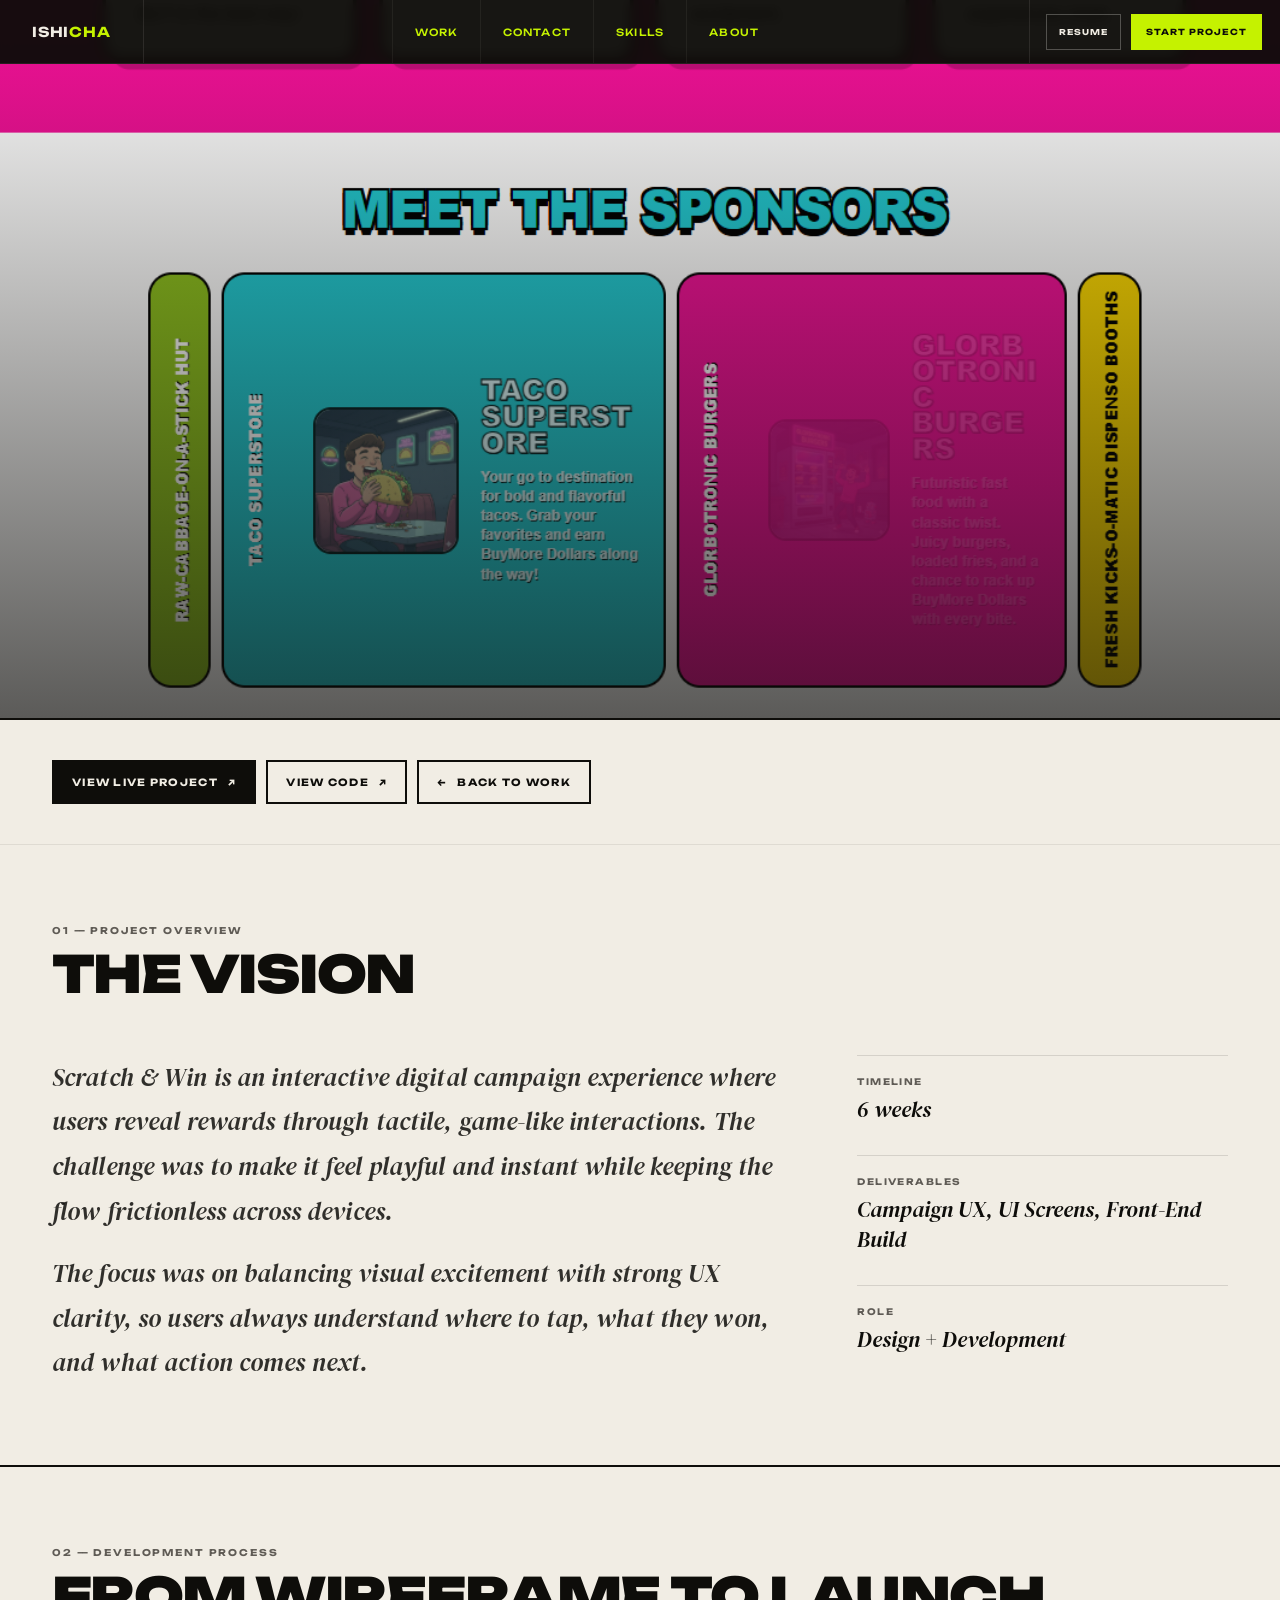
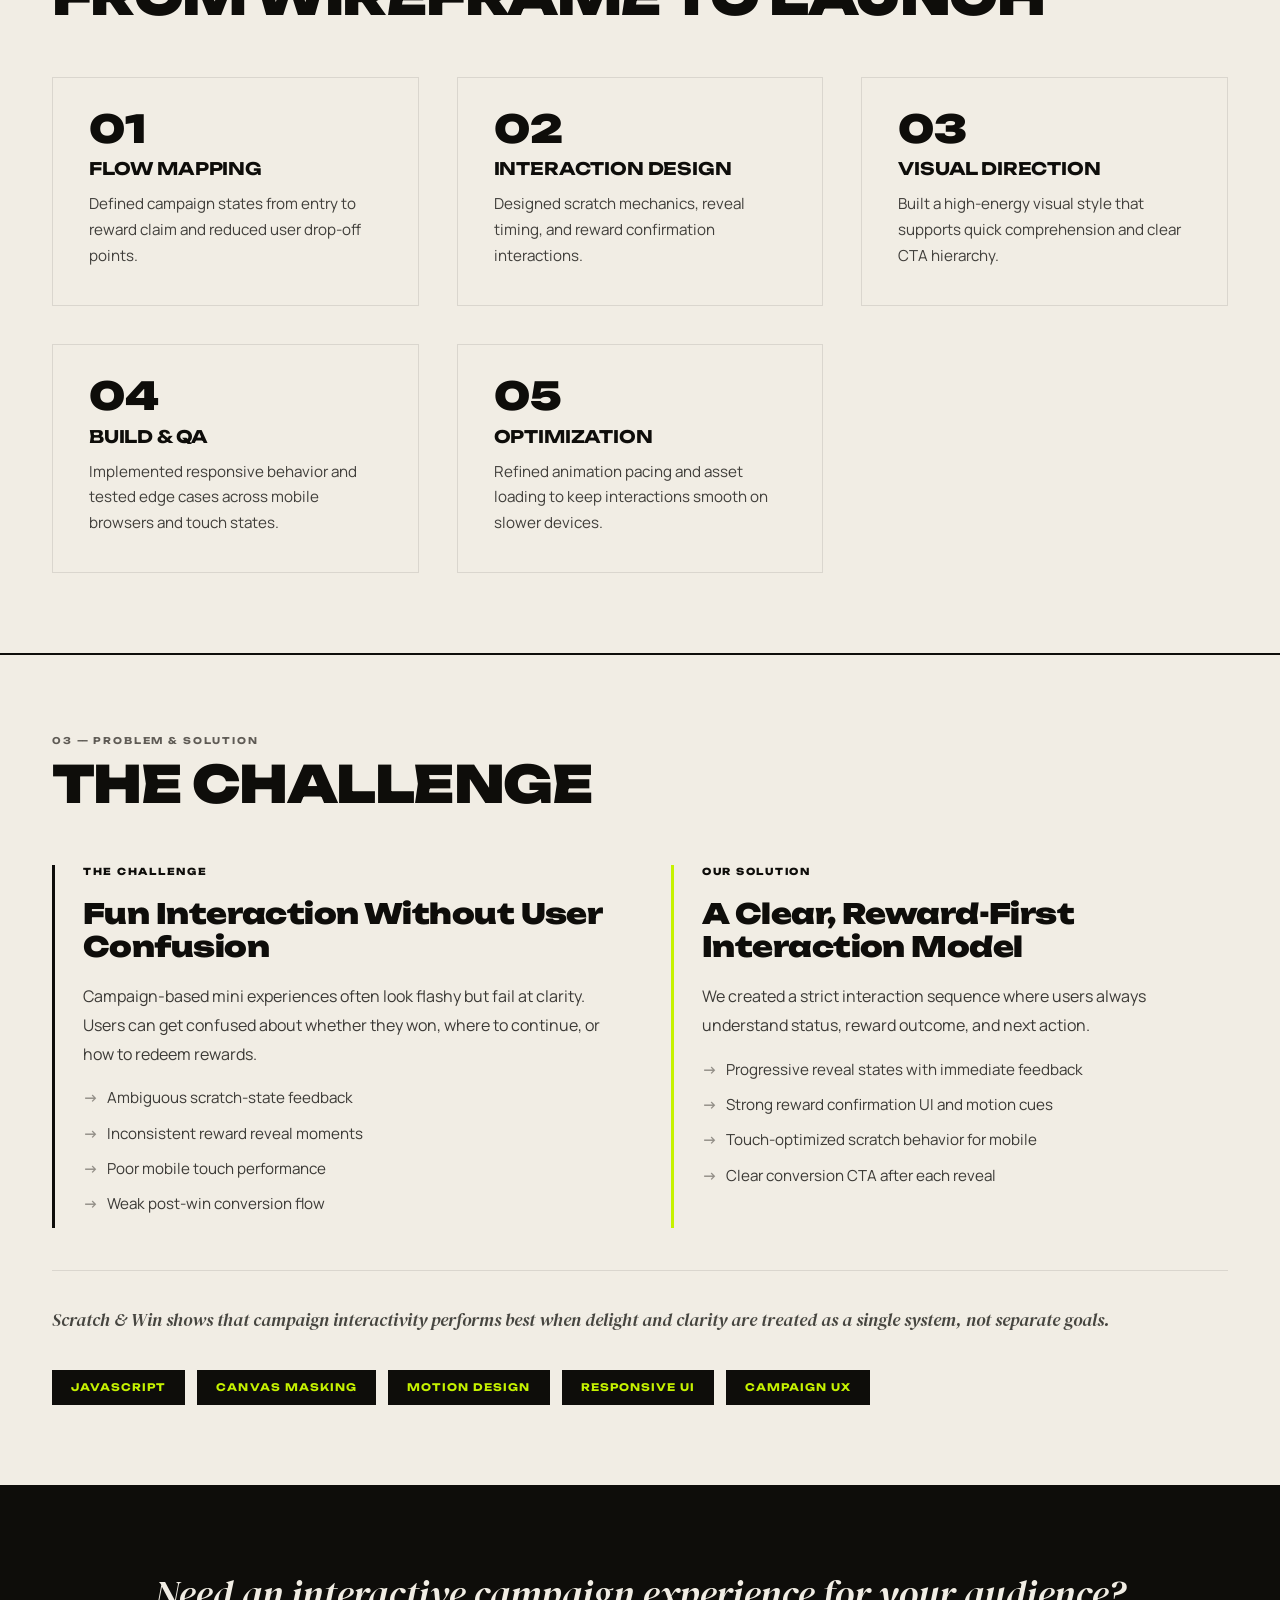
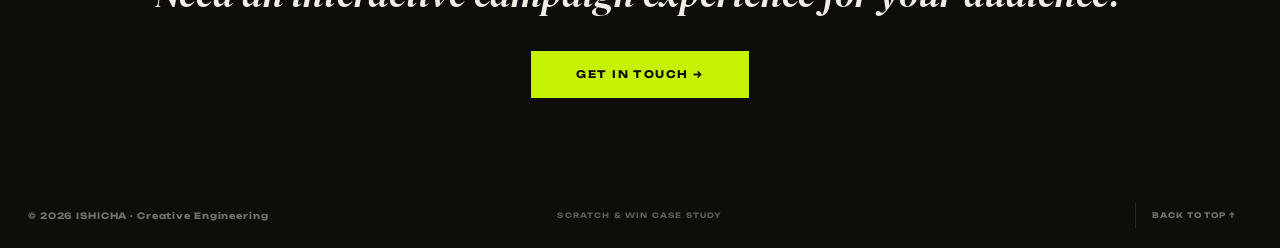
<file: scratchwin.html>
<!DOCTYPE html>
<html lang="en">
<head>
<meta charset="UTF-8">
<meta name="viewport" content="width=device-width, initial-scale=1.0">
<title>Scratch & Win — ISHICHA</title>
<link href="https://fonts.googleapis.com/css2?family=Unbounded:wght@300;400;700;900&family=DM+Serif+Display:ital@0;1&family=Manrope:wght@300;400;500;600&display=swap" rel="stylesheet">
<style>
:root {
	--paper:  #F1EDE4;
	--ink:    #0E0D0A;
	--accent: #C5F200;
	--muted:  #928E87;
	--B:      2px solid var(--ink);
	--sans:   'Unbounded',sans-serif;
	--serif:  'DM Serif Display',Georgia,serif;
	--body:   'Manrope',sans-serif;
	--ease:   cubic-bezier(.16,1,.3,1);
}

*,*::before,*::after{margin:0;padding:0;box-sizing:border-box}
html{scroll-behavior:smooth}
body{background:var(--paper);color:var(--ink);font-family:var(--body);overflow-x:hidden;-webkit-font-smoothing:antialiased;}

nav{position:fixed;top:0;left:0;right:0;z-index:500;height:64px;display:flex;align-items:stretch;background:rgba(14,13,10,.96);backdrop-filter:blur(6px);border-bottom:1px solid rgba(241,237,228,.08);}
.nlogo{display:flex;align-items:center;padding:0 32px;border-right:1px solid rgba(241,237,228,.1);font-family:var(--sans);font-size:.85rem;font-weight:700;letter-spacing:.06em;color:var(--paper);text-decoration:none;}
.nlogo b{color:var(--accent);}
.nlinks{display:flex;margin:0 auto;}
.nlinks a{position:relative;display:flex;align-items:center;padding:0 22px;font-family:var(--sans);font-size:.62rem;font-weight:500;letter-spacing:.12em;text-transform:uppercase;color:#C5F200;text-decoration:none;border-left:1px solid rgba(241,237,228,.06);transition:color .25s var(--ease);}
.nlinks a::after{content:'';position:absolute;left:18px;right:18px;bottom:14px;height:1.5px;background:var(--accent);transform:scaleX(0);transform-origin:left;transition:transform .25s var(--ease);}
.nlinks a:hover{color:var(--paper);}
.nlinks a:hover::after{transform:scaleX(1);}
.nright{display:flex;align-items:center;gap:10px;padding:0 18px 0 16px;border-left:1px solid rgba(241,237,228,.1);}
.ndot{width:7px;height:7px;background:var(--accent);border-radius:50%;animation:blink 2s ease-in-out infinite;}
.ntxt{font-family:var(--sans);font-size:.52rem;font-weight:700;letter-spacing:.12em;text-transform:uppercase;color:rgba(241,237,228,.72);}
.nresume{display:inline-flex;align-items:center;justify-content:center;height:36px;padding:0 12px;font-family:var(--sans);font-size:.5rem;font-weight:700;letter-spacing:.12em;text-transform:uppercase;text-decoration:none;border:1px solid rgba(241,237,228,.28);color:var(--paper);transition:border-color .2s var(--ease),color .2s var(--ease),transform .2s var(--ease);}
.nresume:hover{border-color:var(--accent);color:var(--accent);transform:translateY(-1px);}
.ncta{display:inline-flex;align-items:center;justify-content:center;height:36px;padding:0 14px;font-family:var(--sans);font-size:.52rem;font-weight:700;letter-spacing:.12em;text-transform:uppercase;text-decoration:none;background:var(--accent);color:var(--ink);border:1.5px solid var(--accent);transition:transform .2s var(--ease),box-shadow .2s var(--ease),background .2s,color .2s;}
.ncta:hover{background:transparent;color:var(--accent);transform:translate(-2px,-2px);box-shadow:4px 4px 0 rgba(197,242,0,.35);}

@keyframes blink{0%,100%{opacity:1}50%{opacity:.2}}

.proj-hero{padding-top:64px;min-height:80vh;display:flex;align-items:center;justify-content:center;background-size:cover;background-position:center;position:relative;border-bottom:var(--B);}
.proj-hero::after{content:'';position:absolute;inset:0;background:linear-gradient(to bottom,rgba(14,13,10,0) 0%,rgba(14,13,10,.68) 100%);}
.proj-hero-content{position:relative;z-index:1;text-align:center;color:var(--paper);padding:0 40px;}
.proj-hero-tag{font-family:var(--sans);font-size:.62rem;font-weight:700;letter-spacing:.2em;text-transform:uppercase;color:var(--accent);margin-bottom:20px;}
.proj-hero-title{font-family:var(--sans);font-size:clamp(2.4rem,8vw,5.8rem);font-weight:900;letter-spacing:-.04em;line-height:.9;}
.proj-hero-sub{font-family:var(--serif);font-style:italic;font-size:clamp(1rem,2.5vw,1.8rem);font-weight:400;margin-top:16px;color:rgba(241,237,228,.86);}

.back-wrap{padding:40px 52px;border-bottom:1px solid rgba(14,13,10,.08);display:flex;justify-content:flex-start;align-items:center;gap:10px;flex-wrap:wrap;}
.back-link,.project-live-top{display:inline-flex;align-items:center;justify-content:center;gap:10px;height:44px;padding:0 18px;text-decoration:none;font-family:var(--sans);font-size:.62rem;font-weight:700;letter-spacing:.13em;text-transform:uppercase;border:2px solid var(--ink);position:relative;overflow:hidden;isolation:isolate;transition:color .25s var(--ease),transform .22s var(--ease),box-shadow .22s var(--ease),border-color .25s var(--ease);}
.back-link::before,.project-live-top::before{content:'';position:absolute;inset:0;background:var(--accent);transform:translateX(-101%);transition:transform .3s var(--ease);z-index:0;}
.back-link .txt,.back-link .arr,.project-live-top .txt,.project-live-top .arr{position:relative;z-index:1;}
.back-link .arr,.project-live-top .arr{display:inline-block;transition:transform .25s var(--ease);}

.back-link{color:var(--ink);background:transparent;}
.back-link:hover{color:var(--ink);border-color:var(--ink);transform:translate(-2px,-2px);box-shadow:5px 5px 0 rgba(14,13,10,.16);}
.back-link:hover::before{transform:translateX(0);}
.back-link:hover .arr{transform:translate(-2px,0);}

.project-live-top{color:var(--paper);background:var(--ink);}
.project-live-top:hover{color:var(--ink);border-color:var(--ink);transform:translate(-2px,-2px);box-shadow:5px 5px 0 rgba(14,13,10,.24);}
.project-live-top:hover::before{transform:translateX(0);}
.project-live-top:hover .arr{transform:translate(2px,-2px);}

.section{padding:80px 52px;border-bottom:var(--B);}
.section-head{margin-bottom:56px;}
.section-label{font-family:var(--sans);font-size:.58rem;font-weight:700;letter-spacing:.2em;text-transform:uppercase;color:#5f5b55;margin-bottom:14px;}
.section-title{font-family:var(--sans);font-size:clamp(2rem,4vw,3.5rem);font-weight:900;letter-spacing:-.03em;text-transform:uppercase;line-height:.95;}

.overview{display:grid;grid-template-columns:2fr 1fr;gap:64px;align-items:start;}
.overview-text{font-family:var(--serif);font-style:italic;font-size:clamp(1.2rem,2vw,1.55rem);font-weight:400;line-height:1.8;letter-spacing:.005em;color:rgba(14,13,10,.85);}
.overview-text p+p{margin-top:18px;}
.overview-meta{display:flex;flex-direction:column;gap:30px;}
.meta-block{border-top:1px solid rgba(14,13,10,.12);padding-top:20px;}
.meta-label{font-family:var(--sans);font-size:.56rem;font-weight:700;letter-spacing:.16em;text-transform:uppercase;color:#5f5b55;margin-bottom:8px;}
.meta-val{font-family:var(--serif);font-style:italic;font-size:1.35rem;font-weight:400;color:var(--ink);line-height:1.4;}

.process{display:grid;grid-template-columns:repeat(auto-fit,minmax(280px,1fr));gap:38px;margin-top:46px;}
.process-step{border:1.5px solid rgba(14,13,10,.1);padding:36px;background:var(--paper);transition:background .3s,border-color .3s;}
.process-step:hover{background:rgba(197,242,0,.08);border-color:var(--accent);}
.step-num{font-family:var(--sans);font-size:2.4rem;font-weight:900;color:var(--ink);line-height:.8;margin-bottom:14px;}
.step-title{font-family:var(--sans);font-size:1.08rem;font-weight:700;letter-spacing:-.01em;text-transform:uppercase;margin-bottom:12px;color:var(--ink);}
.step-desc{font-family:var(--body);font-size:.95rem;font-weight:400;line-height:1.7;color:rgba(14,13,10,.78);}

.problem-solution{display:grid;grid-template-columns:1fr 1fr;gap:62px;}
.ps-block{border-left:3px solid transparent;padding-left:28px;}
.ps-block.problem{border-left-color:#0E0D0A;}
.ps-block.solution{border-left-color:var(--accent);}
.ps-label{font-family:var(--sans);font-size:.6rem;font-weight:800;letter-spacing:.18em;text-transform:uppercase;margin-bottom:20px;color:#0E0D0A;}
.ps-title{font-family:var(--sans);font-size:1.75rem;font-weight:900;letter-spacing:-.02em;margin-bottom:18px;line-height:1.2;}
.ps-text{font-family:var(--body);font-size:1rem;font-weight:400;line-height:1.8;color:rgba(14,13,10,.8);}
.ps-list{list-style:none;margin-top:18px;}
.ps-list li{margin-bottom:11px;padding-left:24px;position:relative;font-size:.95rem;line-height:1.6;color:rgba(14,13,10,.8);}
.ps-list li::before{content:'→';position:absolute;left:0;color:var(--muted);font-weight:700;}

.tech-stack{display:flex;flex-wrap:wrap;gap:12px;margin-top:34px;}
.tech-badge{font-family:var(--sans);font-size:.65rem;font-weight:700;letter-spacing:.1em;text-transform:uppercase;background:var(--ink);color:var(--accent);padding:10px 18px;border:1px solid var(--ink);}

.proj-cta{background:var(--ink);color:var(--paper);padding:80px 52px;text-align:center;border-bottom:var(--B);}
.cta-text{font-family:var(--serif);font-style:italic;font-size:clamp(1.8rem,3vw,2.5rem);font-weight:400;margin-bottom:30px;line-height:1.4;}
.cta-btn{display:inline-block;font-family:var(--sans);font-size:.65rem;font-weight:700;letter-spacing:.14em;text-transform:uppercase;background:var(--accent);color:var(--ink);padding:16px 44px;text-decoration:none;border:1.5px solid var(--accent);}

footer{background:var(--ink);display:grid;grid-template-columns:1fr auto 1fr;align-items:center;padding:20px 28px;border-top:var(--B);}
.fl{font-family:var(--sans);font-size:.55rem;font-weight:700;letter-spacing:.1em;color:rgba(241,237,228,.45);}
.fc{font-family:var(--sans);font-size:.46rem;font-weight:700;letter-spacing:.16em;text-transform:uppercase;color:rgba(241,237,228,.35);text-align:center;}
.fr{display:flex;justify-content:flex-end;}
.fr a{text-decoration:none;font-family:var(--sans);font-size:.48rem;font-weight:700;letter-spacing:.12em;text-transform:uppercase;color:rgba(241,237,228,.45);padding:8px 16px;border-left:1px solid rgba(241,237,228,.12);transition:color .2s;}
.fr a:hover{color:var(--accent);}

@media(max-width:960px){
	.section{padding:60px 28px;}
	.overview{grid-template-columns:1fr;gap:40px;}
	.problem-solution{grid-template-columns:1fr;}
	.back-wrap{padding:32px 28px;}
}
@media(max-width:640px){
	.nlinks{display:none;}
	.nlogo{padding:0 18px;font-size:.74rem;}
	.nright{margin-left:auto;padding:0 14px;}
	.ntxt{display:none;}
	.nresume{height:32px;padding:0 9px;font-size:.46rem;}
	.ncta{height:32px;padding:0 10px;font-size:.48rem;}
	.section{padding:40px 20px;}
	.proj-hero{min-height:60vh;}
	.process{grid-template-columns:1fr;}
	footer{grid-template-columns:1fr;gap:8px;}
	.fr,.fc{justify-content:flex-start;text-align:left;}
}
</style>
<!-- Google tag (gtag.js) -->
<script async src="https://www.googletagmanager.com/gtag/js?id=G-DK1DBWE0DG"></script>
<script>
  window.dataLayer = window.dataLayer || [];
  function gtag(){dataLayer.push(arguments);}
  gtag('js', new Date());

  gtag('config', 'G-DK1DBWE0DG');
</script>
</head>
<body>

<nav>
	<a href="./index.html" class="nlogo">ISHI<b>CHA</b></a>
	<div class="nlinks">
		<a href="./index.html">Work</a>
		<a href="./index.html#contact">Contact</a>
		<a href="./index.html#skills">Skills</a>
		<a href="./index.html#about">About</a>
	</div>
	<div class="nright">
		<a href="assets/resume.pdf" class="nresume" target="_blank" rel="noopener noreferrer">Resume</a>
		<a href="./index.html#contact" class="ncta">Start Project</a>
	</div>
</nav>

<section class="proj-hero" style="background-image: url('assets/img/scratchwin.png')">
</section>

<section class="back-wrap">
	<a href="https://ishikachapadia.github.io/buymore-scratch/" target="_blank" rel="noopener noreferrer" class="project-live-top"><span class="txt">View Live Project</span><span class="arr">↗</span></a>
    <a href="https://github.com/ishikachapadia/buymore-scratch" target="_blank" rel="noopener noreferrer" class="back-link"><span class="txt">View Code</span><span class="arr">↗</span></a>
	<a href="./index.html" class="back-link"><span class="arr">←</span><span class="txt">Back to Work</span></a>
</section>

<section class="section">
	<div class="section-head">
		<div class="section-label">01 — Project Overview</div>
		<h2 class="section-title">The Vision</h2>
	</div>
	<div class="overview">
		<div class="overview-text">
			<p>Scratch & Win is an interactive digital campaign experience where users reveal rewards through tactile, game-like interactions. The challenge was to make it feel playful and instant while keeping the flow frictionless across devices.</p>
			<p>The focus was on balancing visual excitement with strong UX clarity, so users always understand where to tap, what they won, and what action comes next.</p>
		</div>
		<div class="overview-meta">
			<div class="meta-block"><div class="meta-label">Timeline</div><div class="meta-val">6 weeks</div></div>
			<div class="meta-block"><div class="meta-label">Deliverables</div><div class="meta-val">Campaign UX, UI Screens, Front-End Build</div></div>
			<div class="meta-block"><div class="meta-label">Role</div><div class="meta-val">Design + Development</div></div>
		</div>
	</div>
</section>

<section class="section">
	<div class="section-head">
		<div class="section-label">02 — Development Process</div>
		<h2 class="section-title">From Wireframe to Launch</h2>
	</div>
	<div class="process">
		<div class="process-step"><div class="step-num">01</div><div class="step-title">Flow Mapping</div><div class="step-desc">Defined campaign states from entry to reward claim and reduced user drop-off points.</div></div>
		<div class="process-step"><div class="step-num">02</div><div class="step-title">Interaction Design</div><div class="step-desc">Designed scratch mechanics, reveal timing, and reward confirmation interactions.</div></div>
		<div class="process-step"><div class="step-num">03</div><div class="step-title">Visual Direction</div><div class="step-desc">Built a high-energy visual style that supports quick comprehension and clear CTA hierarchy.</div></div>
		<div class="process-step"><div class="step-num">04</div><div class="step-title">Build & QA</div><div class="step-desc">Implemented responsive behavior and tested edge cases across mobile browsers and touch states.</div></div>
		<div class="process-step"><div class="step-num">05</div><div class="step-title">Optimization</div><div class="step-desc">Refined animation pacing and asset loading to keep interactions smooth on slower devices.</div></div>
	</div>
</section>

<section class="section">
	<div class="section-head">
		<div class="section-label">03 — Problem & Solution</div>
		<h2 class="section-title">The Challenge</h2>
	</div>
	<div class="problem-solution">
		<div class="ps-block problem">
			<div class="ps-label">The Challenge</div>
			<h3 class="ps-title">Fun Interaction Without User Confusion</h3>
			<p class="ps-text">Campaign-based mini experiences often look flashy but fail at clarity. Users can get confused about whether they won, where to continue, or how to redeem rewards.</p>
			<ul class="ps-list">
				<li>Ambiguous scratch-state feedback</li>
				<li>Inconsistent reward reveal moments</li>
				<li>Poor mobile touch performance</li>
				<li>Weak post-win conversion flow</li>
			</ul>
		</div>
		<div class="ps-block solution">
			<div class="ps-label">Our Solution</div>
			<h3 class="ps-title">A Clear, Reward-First Interaction Model</h3>
			<p class="ps-text">We created a strict interaction sequence where users always understand status, reward outcome, and next action.</p>
			<ul class="ps-list">
				<li>Progressive reveal states with immediate feedback</li>
				<li>Strong reward confirmation UI and motion cues</li>
				<li>Touch-optimized scratch behavior for mobile</li>
				<li>Clear conversion CTA after each reveal</li>
			</ul>
		</div>
	</div>

	<div style="margin-top:42px;border-top:1px solid rgba(14,13,10,.1);padding-top:34px;">
		<p style="font-family:var(--serif);font-style:italic;font-size:1.1rem;line-height:1.8;color:rgba(14,13,10,.75);margin-bottom:22px;">
			Scratch & Win shows that campaign interactivity performs best when delight and clarity are treated as a single system, not separate goals.
		</p>
		<div class="tech-stack">
			<div class="tech-badge">JavaScript</div>
			<div class="tech-badge">Canvas Masking</div>
			<div class="tech-badge">Motion Design</div>
			<div class="tech-badge">Responsive UI</div>
			<div class="tech-badge">Campaign UX</div>
		</div>
	</div>
</section>

<section class="proj-cta">
	<p class="cta-text">Need an interactive campaign experience for your audience?</p>
	<a href="../1863249811/index.html#contact" class="cta-btn">Get in Touch →</a>
</section>

<footer>
	<div class="fl">© 2026 ISHICHA · Creative Engineering</div>
	<div class="fc">Scratch & Win Case Study</div>
	<div class="fr"><a href="#">Back to Top ↑</a></div>
</footer>

<script>
document.querySelector('a[href="#"]').addEventListener('click',function(e){
	e.preventDefault();
	window.scrollTo({top:0,behavior:'smooth'});
});
</script>

</body>
</html>
</file>
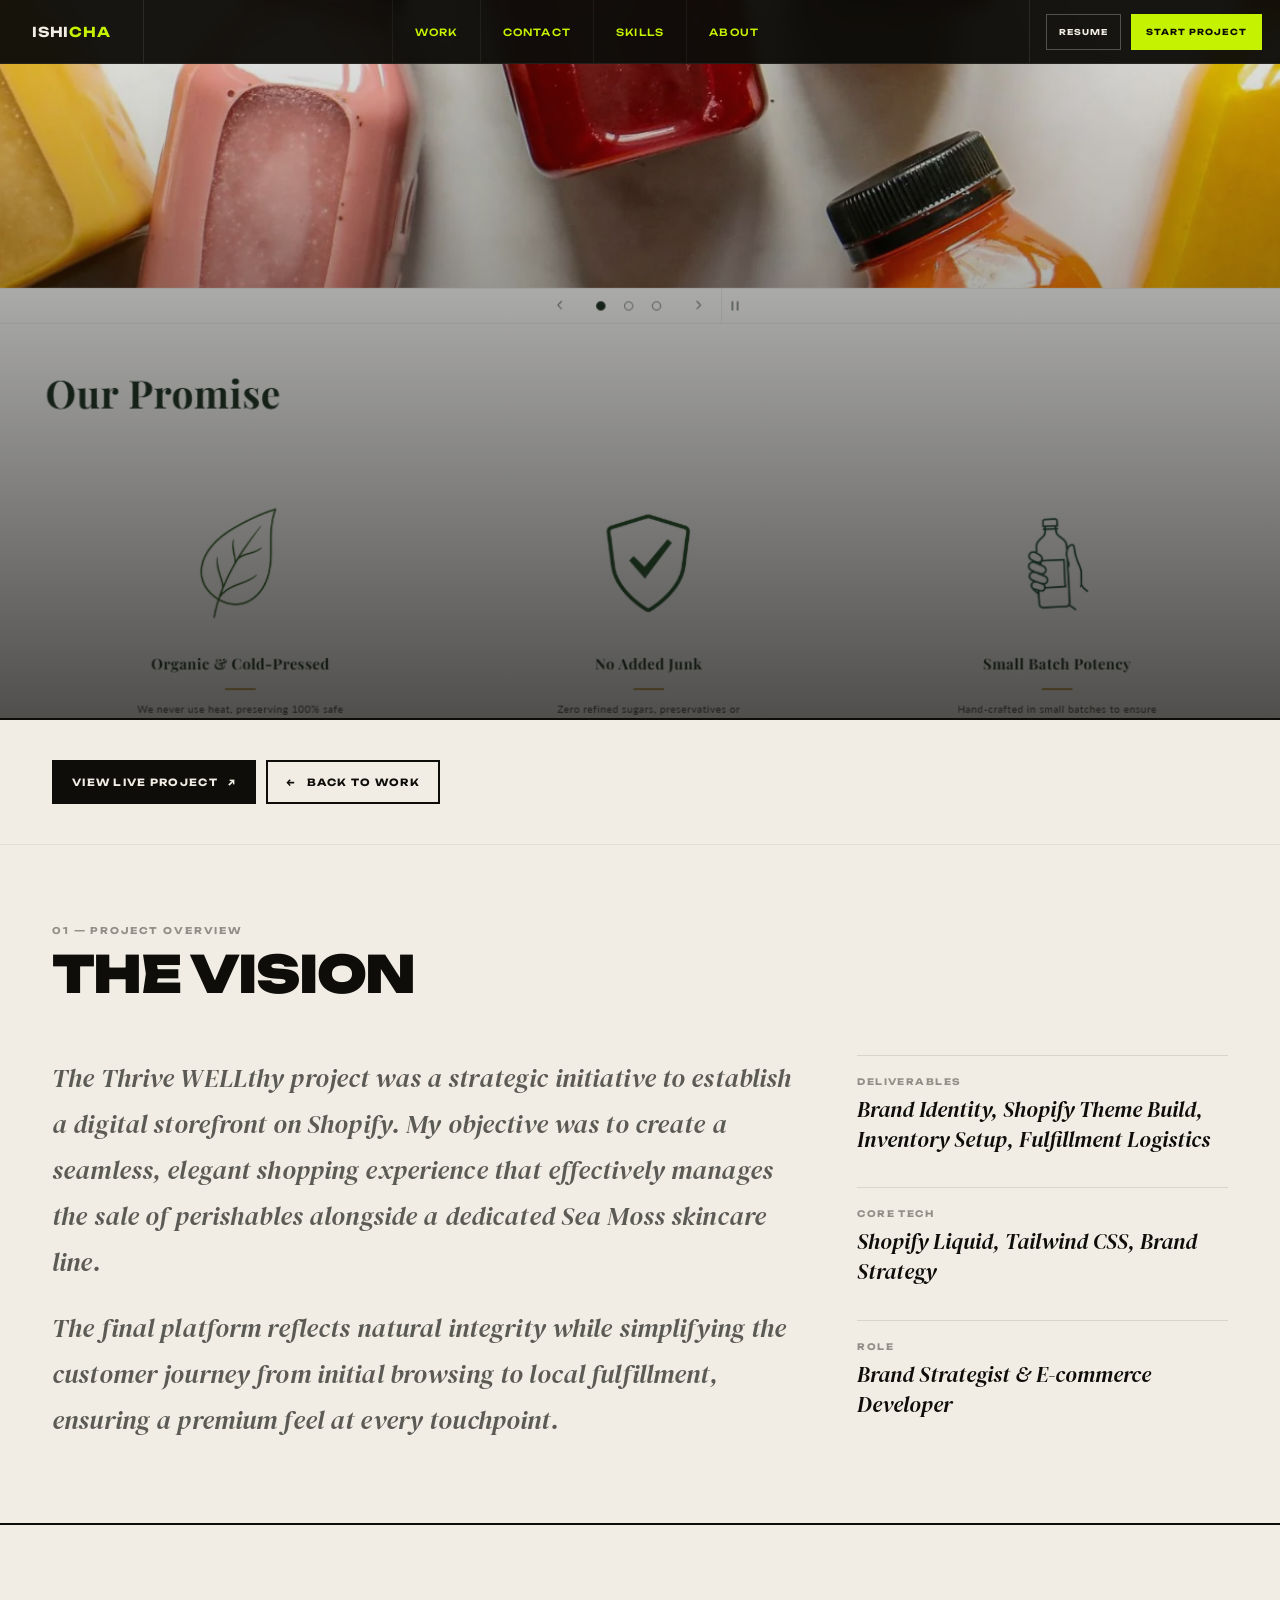
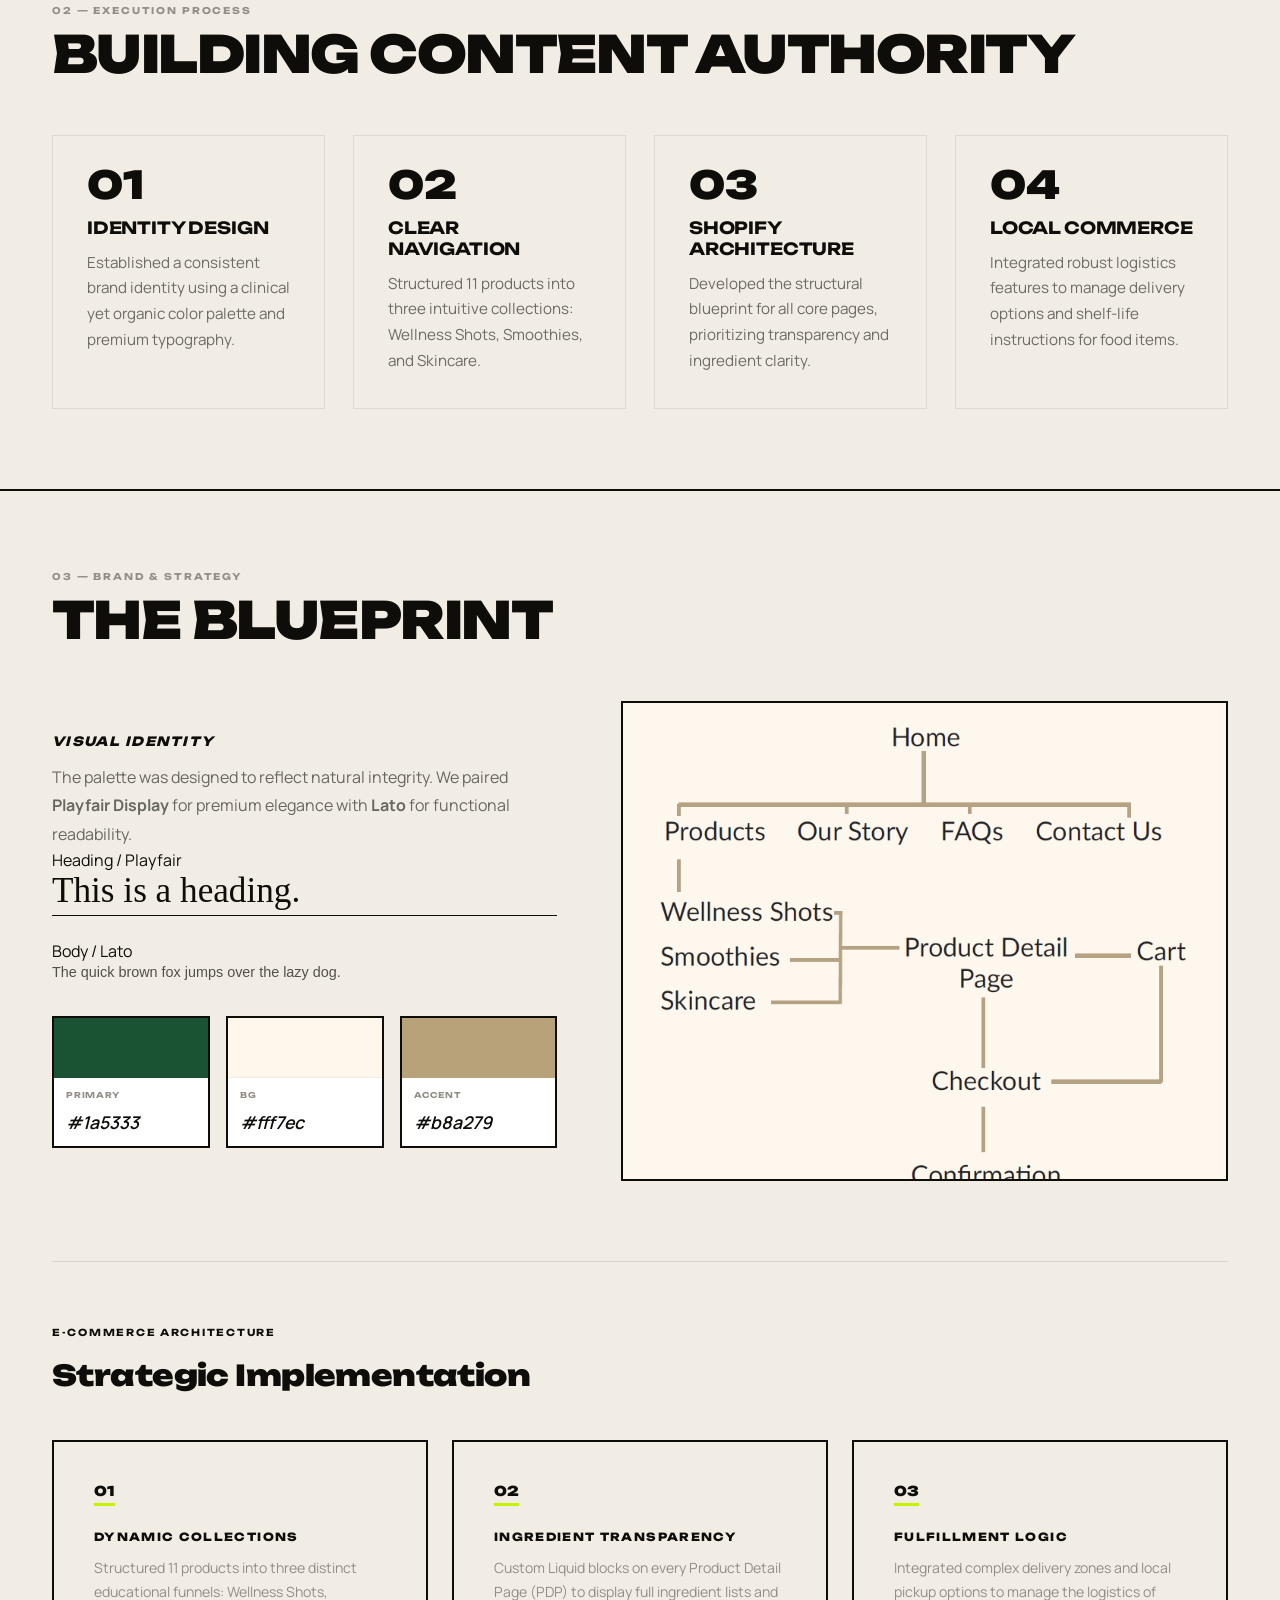
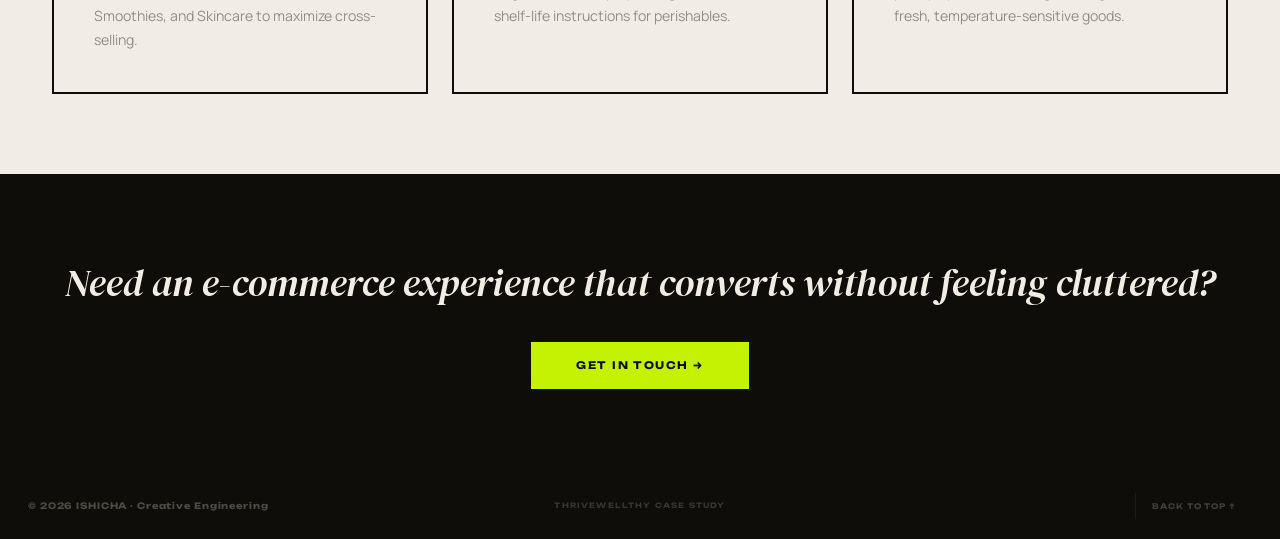
<file: thrivewellthy.html>
<!DOCTYPE html>
<html lang="en">
<head>
<meta charset="UTF-8">
<meta name="viewport" content="width=device-width, initial-scale=1.0">
<title>ThriveWellthy — ISHICHA</title>
<link href="https://fonts.googleapis.com/css2?family=Unbounded:wght@300;400;700;900&family=DM+Serif+Display:ital@0;1&family=Manrope:wght@300;400;500;600&display=swap" rel="stylesheet">
<style>
:root {
	--paper:  #F1EDE4;
	--ink:    #0E0D0A;
	--accent: #C5F200;
	--muted:  #928E87;
	--B:      2px solid var(--ink);
	--sans:   'Unbounded',sans-serif;
	--serif:  'DM Serif Display',Georgia,serif;
	--body:   'Manrope',sans-serif;
	--ease:   cubic-bezier(.16,1,.3,1);
}
*,*::before,*::after{margin:0;padding:0;box-sizing:border-box}
html{scroll-behavior:smooth}
body{background:var(--paper);color:var(--ink);font-family:var(--body);overflow-x:hidden;-webkit-font-smoothing:antialiased;}

nav{position:fixed;top:0;left:0;right:0;z-index:500;height:64px;display:flex;align-items:stretch;background:rgba(14,13,10,.96);backdrop-filter:blur(6px);border-bottom:1px solid rgba(241,237,228,.08);}
.nlogo{display:flex;align-items:center;padding:0 32px;border-right:1px solid rgba(241,237,228,.1);font-family:var(--sans);font-size:.85rem;font-weight:700;letter-spacing:.06em;color:var(--paper);text-decoration:none;}
.nlogo b{color:var(--accent);}
.nlinks{display:flex;margin:0 auto;}
.nlinks a{position:relative;display:flex;align-items:center;padding:0 22px;font-family:var(--sans);font-size:.62rem;font-weight:500;letter-spacing:.12em;text-transform:uppercase;color:#C5F200;text-decoration:none;border-left:1px solid rgba(241,237,228,.06);transition:color .25s var(--ease);}
.nlinks a::after{content:'';position:absolute;left:18px;right:18px;bottom:14px;height:1.5px;background:var(--accent);transform:scaleX(0);transform-origin:left;transition:transform .25s var(--ease);}
.nlinks a:hover{color:var(--paper);}
.nlinks a:hover::after{transform:scaleX(1);}
.nright{display:flex;align-items:center;gap:10px;padding:0 18px 0 16px;border-left:1px solid rgba(241,237,228,.1);}
.ndot{width:7px;height:7px;background:var(--accent);border-radius:50%;animation:blink 2s ease-in-out infinite;}
.ntxt{font-family:var(--sans);font-size:.52rem;font-weight:700;letter-spacing:.12em;text-transform:uppercase;color:rgba(241,237,228,.72);}
.nresume{display:inline-flex;align-items:center;justify-content:center;height:36px;padding:0 12px;font-family:var(--sans);font-size:.5rem;font-weight:700;letter-spacing:.12em;text-transform:uppercase;text-decoration:none;border:1px solid rgba(241,237,228,.28);color:var(--paper);transition:border-color .2s var(--ease),color .2s var(--ease),transform .2s var(--ease);}
.nresume:hover{border-color:var(--accent);color:var(--accent);transform:translateY(-1px);}
.ncta{display:inline-flex;align-items:center;justify-content:center;height:36px;padding:0 14px;font-family:var(--sans);font-size:.52rem;font-weight:700;letter-spacing:.12em;text-transform:uppercase;text-decoration:none;background:var(--accent);color:var(--ink);border:1.5px solid var(--accent);transition:transform .2s var(--ease),box-shadow .2s var(--ease),background .2s,color .2s;}
.ncta:hover{background:transparent;color:var(--accent);transform:translate(-2px,-2px);box-shadow:4px 4px 0 rgba(197,242,0,.35);}


/* --- WIDE STRATEGY SECTION --- */
.strategy-full-width {
    width: 100%;
    margin-top: 60px;
    padding-top: 64px;
    border-top: 1px solid rgba(14, 13, 10, .1);
}

.sf-header {
    margin-bottom: 48px;
}

.sf-grid {
    display: grid;
    grid-template-columns: repeat(3, 1fr);
    gap: 24px;
}

.sf-item {
    padding: 40px;
    background: var(--paper);
    border: var(--B);
    display: flex;
    flex-direction: column;
    gap: 24px;
    transition: transform .22s var(--ease), box-shadow .22s var(--ease), background .22s var(--ease);
}



.sf-icon {
    font-family: var(--sans);
    font-weight: 900;
    font-size: .85rem;
    color: var(--ink);
    border-bottom: 3px solid var(--accent);
    width: fit-content;
    padding-bottom: 4px;
}

.sf-content h4 {
    font-family: var(--sans);
    font-size: .7rem;
    text-transform: uppercase;
    letter-spacing: .12em;
    margin-bottom: 12px;
    font-weight: 800;
}

.sf-content p {
    font-family: var(--body);
    font-size: .88rem;
    line-height: 1.7;
    color: var(--muted);
}

@media (max-width: 1024px) {
    .sf-grid {
        grid-template-columns: 1fr;
        gap: 20px;
    }
    .sf-item {
        padding: 30px;
    }
}
@keyframes blink{0%,100%{opacity:1}50%{opacity:.2}}
/* --- BRAND & STRATEGY REFINEMENTS --- */
/* --- BRAND & STRATEGY INTEGRATION --- */
.palette-spec-grid {
    display: grid;
    grid-template-columns: repeat(3, 1fr);
    gap: 16px;
    margin-top: 32px;
}

.spec-block {
    display: flex;
    flex-direction: column;
    border: var(--B);
    background: #fff;
    transition: transform 0.3s var(--ease);
}

.spec-block:hover {
    transform: translateY(-4px);
}

.spec-color {
    height: 60px;
    width: 100%;
}

.spec-meta {
    padding: 12px;
    display: grid;
    gap: 2px;
}

.spec-meta .meta-label {
    font-family: var(--sans);
    font-size: 0.5rem;
    font-weight: 700;
    letter-spacing: 0.1em;
    color: var(--muted);
}

.spec-meta .meta-val {
    font-family: var(--body);
    font-size: 1.1rem;
    font-weight: 600;
    color: var(--ink);
}

.spec-meta .meta-desc {
    font-family: var(--body);
    font-size: 0.75rem;
    color: rgba(14,13,10,0.6);
}

@media(max-width: 640px) {
    .palette-spec-grid {
        grid-template-columns: 1fr;
    }
}
.brand-grid {
    display: grid;
    grid-template-columns: 1fr 1.2fr;
    gap: 64px;
    align-items: center;
    margin-bottom: 80px;
    margin-top: 20px;
}

/* Match your existing project block style */
.brand-image {
    width: 100%;
    max-height: 480px;
    overflow: hidden;
    border: var(--B); /* Uses your 2px solid ink border */
    display: flex;
    background: var(--ink); /* Gives a nice dark backing if image is smaller */
}

.brand-image img {
    width: 100%;
    height: 100%;
    object-fit: cover; /* Changed to cover for a more "full" editorial look */
    filter: grayscale(20%); /* Sophisticated touch */
    transition: transform .6s var(--ease), filter .6s var(--ease);
}

.brand-image:hover img {
    transform: scale(1.05);
    filter: grayscale(0%);
}

/* Color Chips matching your UI vibe */
.color-stack {
    display: flex;
    gap: 12px;
    margin-top: 32px;
}

.color-chip {
    width: 64px;
    height: 64px;
    border: var(--B);
    display: flex;
    align-items: flex-end;
    padding: 6px;
    transition: transform .2s var(--ease);
}

.color-chip:hover {
    transform: translateY(-4px) rotate(-2deg);
}

.color-chip span {
    font-family: var(--sans);
    font-size: .45rem;
    font-weight: 700;
    letter-spacing: .1em;
    color: var(--ink);
    background: var(--paper);
    padding: 2px 4px;
    border: 1px solid var(--ink);
}

/* Strategy Text Section */
.strategy-break {
    padding-top: 64px;
    border-top: 1px solid rgba(14, 13, 10, .1);
    margin-top: 64px;
}

.brand-meta h3.meta-val {
    font-family: var(--sans);
    font-size: .8rem;
    letter-spacing: .1em;
    text-transform: uppercase;
    color: var(--ink);
    margin-bottom: 12px;
    font-weight: 800;
}

/* Force the strategy lists to match your problem/solution style */
.strategy-break .ps-block {
    max-width: 800px;
}

@media(max-width: 960px) {
    .brand-grid {
        grid-template-columns: 1fr;
        gap: 40px;
    }
    .brand-image {
        max-height: 350px;
    }
}

.proj-hero{
	padding-top:64px;
	min-height:80vh;
	display:flex;align-items:center;justify-content:center;
	background-size:cover;background-position:center;
	position:relative;
	border-bottom:var(--B);
}
.proj-hero::after{
	content:'';position:absolute;inset:0;
	background:linear-gradient(to bottom,rgba(14,13,10,.08) 0%,rgba(14,13,10,.72) 100%);
}
.proj-hero-content{position:relative;z-index:1;text-align:center;color:var(--paper);padding:0 40px;}
.proj-hero-tag{font-family:var(--sans);font-size:.6rem;font-weight:700;letter-spacing:.2em;text-transform:uppercase;color:var(--accent);margin-bottom:20px;}
.proj-hero-title{font-family:var(--sans);font-size:clamp(2.3rem,7.4vw,5.8rem);font-weight:900;letter-spacing:-.04em;line-height:.92;text-transform:uppercase;}
.proj-hero-sub{font-family:var(--serif);font-style:italic;font-size:clamp(1rem,2.5vw,1.7rem);font-weight:400;margin-top:16px;color:rgba(241,237,228,.82);}

.back-wrap{padding:40px 52px;border-bottom:1px solid rgba(14,13,10,.06);display:flex;justify-content:flex-start;align-items:center;gap:10px;flex-wrap:wrap;}
.back-link,.project-live-top{display:inline-flex;align-items:center;justify-content:center;gap:10px;height:44px;padding:0 18px;text-decoration:none;font-family:var(--sans);font-size:.62rem;font-weight:700;letter-spacing:.13em;text-transform:uppercase;border:2px solid var(--ink);position:relative;overflow:hidden;isolation:isolate;transition:color .25s var(--ease),transform .22s var(--ease),box-shadow .22s var(--ease),border-color .25s var(--ease);}
.back-link::before,.project-live-top::before{content:'';position:absolute;inset:0;background:var(--accent);transform:translateX(-101%);transition:transform .3s var(--ease);z-index:0;}
.back-link .txt,.back-link .arr,.project-live-top .txt,.project-live-top .arr{position:relative;z-index:1;}
.back-link .arr,.project-live-top .arr{display:inline-block;transition:transform .25s var(--ease);}

.back-link{color:var(--ink);background:transparent;}
.back-link:hover{color:var(--ink);border-color:var(--ink);transform:translate(-2px,-2px);box-shadow:5px 5px 0 rgba(14,13,10,.16);}
.back-link:hover::before{transform:translateX(0);}
.back-link:hover .arr{transform:translate(-2px,0);}

.project-live-top{color:var(--paper);background:var(--ink);}
.project-live-top:hover{color:var(--ink);border-color:var(--ink);transform:translate(-2px,-2px);box-shadow:5px 5px 0 rgba(14,13,10,.24);}
.project-live-top:hover::before{transform:translateX(0);}
.project-live-top:hover .arr{transform:translate(2px,-2px);}

.section{padding:80px 52px;border-bottom:var(--B);}
.section-head{margin-bottom:56px;}
.section-label{font-family:var(--sans);font-size:.58rem;font-weight:700;letter-spacing:.2em;text-transform:uppercase;color:var(--muted);margin-bottom:14px;}
.section-title{font-family:var(--sans);font-size:clamp(2rem,4vw,3.5rem);font-weight:900;letter-spacing:-.03em;text-transform:uppercase;line-height:.95;}

.overview{display:grid;grid-template-columns:2fr 1fr;gap:64px;align-items:start;}
.overview-text{font-family:var(--serif);font-style:italic;font-size:clamp(1.2rem,2vw,1.6rem);font-weight:400;line-height:1.8;letter-spacing:.005em;color:rgba(14,13,10,.66);}
.overview-meta{display:flex;flex-direction:column;gap:32px;}
.meta-block{border-top:1px solid rgba(14,13,10,.1);padding-top:20px;}
.meta-label{font-family:var(--sans);font-size:.56rem;font-weight:700;letter-spacing:.16em;text-transform:uppercase;color:var(--muted);margin-bottom:8px;}
.meta-val{font-family:var(--serif);font-style:italic;font-size:1.35rem;font-weight:400;color:var(--ink);line-height:1.4;}

.process{display:grid;grid-template-columns:repeat(auto-fit,minmax(260px,1fr));gap:28px;margin-top:30px;}
.process-step{border:1.5px solid rgba(14,13,10,.09);padding:34px;background:var(--paper);transition:background .3s,border-color .3s;}
.process-step:hover{background:rgba(197,242,0,.08);border-color:var(--accent);}
.step-num{font-family:var(--sans);font-size:2.4rem;font-weight:900;line-height:.8;margin-bottom:16px;color:#0E0D0A;}
.step-title{font-family:var(--sans);font-size:1.05rem;font-weight:700;letter-spacing:-.01em;text-transform:uppercase;margin-bottom:12px;}
.step-desc{font-size:.95rem;line-height:1.7;color:rgba(14,13,10,.58);}

.problem-solution{display:grid;grid-template-columns:1fr 1fr;gap:64px;}
.ps-block{border-left:3px solid transparent;padding-left:28px;}
.ps-block.problem{border-left-color:#d86030;}
.ps-block.solution{border-left-color:var(--accent);}
.ps-label{font-family:var(--sans);font-size:.6rem;font-weight:700;letter-spacing:.18em;text-transform:uppercase;margin-bottom:20px;}
.ps-title{font-family:var(--sans);font-size:1.8rem;font-weight:900;letter-spacing:-.02em;margin-bottom:18px;line-height:1.2;}
.ps-text{font-size:1rem;font-weight:400;line-height:1.8;color:rgba(14,13,10,.6);}
.ps-list{list-style:none;margin-top:20px;}
.ps-list li{margin-bottom:12px;padding-left:24px;position:relative;font-size:.95rem;line-height:1.6;color:rgba(14,13,10,.6);}
.ps-list li::before{content:'→';position:absolute;left:0;color:var(--muted);font-weight:700;}

.proj-cta{background:var(--ink);color:var(--paper);padding:80px 52px;text-align:center;border-bottom:var(--B);}
.cta-text{font-family:var(--serif);font-style:italic;font-size:clamp(1.8rem,3vw,2.4rem);font-weight:400;margin-bottom:32px;line-height:1.4;}
.cta-btn{display:inline-block;font-family:var(--sans);font-size:.65rem;font-weight:700;letter-spacing:.14em;text-transform:uppercase;background:var(--accent);color:var(--ink);padding:16px 44px;text-decoration:none;border:1.5px solid var(--accent);transition:all .3s var(--ease);}
.cta-btn:hover{background:transparent;color:var(--accent);transform:translateX(3px);}

footer{background:var(--ink);display:grid;grid-template-columns:1fr auto 1fr;align-items:center;padding:20px 28px;border-top:var(--B);}
.fl{font-family:var(--sans);font-size:.55rem;font-weight:700;letter-spacing:.1em;color:rgba(241,237,228,.28);}
.fc{font-family:var(--sans);font-size:.46rem;font-weight:700;letter-spacing:.16em;text-transform:uppercase;color:rgba(241,237,228,.18);text-align:center;}
.fr{display:flex;justify-content:flex-end;}
.fr a{text-decoration:none;font-family:var(--sans);font-size:.48rem;font-weight:700;letter-spacing:.12em;text-transform:uppercase;color:rgba(241,237,228,.22);padding:8px 16px;border-left:1px solid rgba(241,237,228,.06);transition:color .2s;}
.fr a:hover{color:var(--accent);}

@media(max-width:960px){
	.section{padding:60px 28px;}
	.overview{grid-template-columns:1fr;gap:40px;}
	.problem-solution{grid-template-columns:1fr;}
}
@media(max-width:640px){
	.nlinks{display:none;}
	.nlogo{padding:0 18px;font-size:.74rem;}
	.nright{margin-left:auto;padding:0 14px;}
	.ntxt{display:none;}
	.nresume{height:32px;padding:0 9px;font-size:.46rem;}
	.ncta{height:32px;padding:0 10px;font-size:.48rem;}
	.section{padding:40px 20px;}
	.proj-hero{min-height:62vh;}
	.process{grid-template-columns:1fr;}
	.back-wrap{padding:28px 20px;}
	footer{grid-template-columns:1fr;gap:8px;}
	.fr,.fc{justify-content:flex-start;text-align:left;}
}

.rv{opacity:0;transform:translateY(24px);animation:reveal .8s cubic-bezier(.16,1,.3,1) both;}
@keyframes reveal{from{opacity:0;transform:translateY(24px)}to{opacity:1;transform:translateY(0)}}
.rv:nth-child(1){animation-delay:.1s}
.rv:nth-child(2){animation-delay:.2s}
.rv:nth-child(3){animation-delay:.3s}
.rv:nth-child(4){animation-delay:.4s}
</style>
<!-- Google tag (gtag.js) -->
<script async src="https://www.googletagmanager.com/gtag/js?id=G-DK1DBWE0DG"></script>
<script>
  window.dataLayer = window.dataLayer || [];
  function gtag(){dataLayer.push(arguments);}
  gtag('js', new Date());

  gtag('config', 'G-DK1DBWE0DG');
</script>
</head>
<body>

<nav>
    <a href="./index.html" class="nlogo">ISHI<b>CHA</b></a>
    <div class="nlinks">
        <a href="./index.html#projects">Work</a>
        <a href="./index.html#contact">Contact</a>
        <a href="./index.html#skills">Skills</a>
        <a href="./index.html#about">About</a>
    </div>
    <div class="nright">
        <a href="./assets/resume.pdf" class="nresume" target="_blank" rel="noopener noreferrer">Resume</a>
        <a href="./index.html#contact" class="ncta">Start Project</a>
    </div>
</nav>

<section class="proj-hero" style="background-image: url('assets/img/thrivewellthy.png')">
</section>

<section class="back-wrap">
    <a href="https://thrivewellthy.com/" target="_blank" rel="noopener noreferrer" class="project-live-top"><span class="txt">View Live Project</span><span class="arr">↗</span></a>
    <a href="./index.html#projects" class="back-link"><span class="arr">←</span><span class="txt">Back to Work</span></a>
</section>

<section class="section rv">
    <div class="section-head">
        <div class="section-label">01 — Project Overview</div>
        <h2 class="section-title">The Vision</h2>
    </div>
    <div class="overview">
        <div class="overview-text">
            <p>The Thrive WELLthy project was a strategic initiative to establish a digital storefront on Shopify. My objective was to create a seamless, elegant shopping experience that effectively manages the sale of perishables alongside a dedicated Sea Moss skincare line.</p>
            <p style="margin-top:20px;">The final platform reflects natural integrity while simplifying the customer journey from initial browsing to local fulfillment, ensuring a premium feel at every touchpoint.</p>
        </div>
        <div class="overview-meta">
            <div class="meta-block">
                <div class="meta-label">Deliverables</div>
                <div class="meta-val">Brand Identity, Shopify Theme Build, Inventory Setup, Fulfillment Logistics</div>
            </div>
            <div class="meta-block">
                <div class="meta-label">Core Tech</div>
                <div class="meta-val">Shopify Liquid, Tailwind CSS, Brand Strategy</div>
            </div>
            <div class="meta-block">
                <div class="meta-label">Role</div>
                <div class="meta-val">Brand Strategist & E-commerce Developer</div>
            </div>
        </div>
    </div>
</section>

<section class="section rv">
    <div class="section-head">
        <div class="section-label">02 — Execution Process</div>
        <h2 class="section-title">Building Content Authority</h2>
    </div>
    <div class="process">
        <div class="process-step rv">
            <div class="step-num">01</div>
            <div class="step-title">Identity Design</div>
            <div class="step-desc">Established a consistent brand identity using a clinical yet organic color palette and premium typography.</div>
        </div>
        <div class="process-step rv">
            <div class="step-num">02</div>
            <div class="step-title">Clear Navigation</div>
            <div class="step-desc">Structured 11 products into three intuitive collections: Wellness Shots, Smoothies, and Skincare.</div>
        </div>
        <div class="process-step rv">
            <div class="step-num">03</div>
            <div class="step-title">Shopify Architecture</div>
            <div class="step-desc">Developed the structural blueprint for all core pages, prioritizing transparency and ingredient clarity.</div>
        </div>
        <div class="process-step rv">
            <div class="step-num">04</div>
            <div class="step-title">Local Commerce</div>
            <div class="step-desc">Integrated robust logistics features to manage delivery options and shelf-life instructions for food items.</div>
        </div>
    </div>
</section>

<section class="section rv">
    <div class="section-head">
        <div class="section-label">03 — Brand & Strategy</div>
        <h2 class="section-title">The Blueprint</h2>
    </div>

    <div class="brand-grid">
        <div class="brand-meta">
            <h3 class="meta-val">Visual Identity</h3>
            <p class="ps-text">The palette was designed to reflect natural integrity. We paired <b>Playfair Display</b> for premium elegance with <b>Lato</b> for functional readability.</p>
            
            <div class="identity-specs">
                <div class="type-system">
                    <div class="type-sample">
                        <span class="type-label">Heading / Playfair</span>
                        <div class="type-display" style="font-family: 'Playfair Display', serif; font-size: 2.2rem; border-bottom: 1.5px solid var(--ink); padding-bottom: 4px;">This is a heading.</div>
                    </div>
                    <div class="type-sample" style="margin-top: 24px;">
                        <span class="type-label">Body / Lato</span>
                        <div class="type-display" style="font-family: 'Lato', sans-serif; font-size: 0.9rem; line-height: 1.5; color: rgba(14,13,10,0.7);">The quick brown fox jumps over the lazy dog.</div>
                    </div>
                </div>

                <div class="palette-spec-grid">
                    <div class="spec-block rv">
                        <div class="spec-color" style="background: #1a5333;"></div>
                        <div class="spec-meta">
                            <span class="meta-label">PRIMARY</span>
                            <span class="meta-val">#1a5333</span>
                        </div>
                    </div>
                    <div class="spec-block rv">
                        <div class="spec-color" style="background: #fff7ec; border-bottom: 1px solid rgba(14,13,10,0.05);"></div>
                        <div class="spec-meta">
                            <span class="meta-label">BG</span>
                            <span class="meta-val">#fff7ec</span>
                        </div>
                    </div>
                    <div class="spec-block rv">
                        <div class="spec-color" style="background: #b8a279;"></div>
                        <div class="spec-meta">
                            <span class="meta-label">ACCENT</span>
                            <span class="meta-val">#b8a279</span>
                        </div>
                    </div>
                </div>
            </div>
        </div>

        <div class="brand-image">
            <img src="assets/img/thrive-branding.png" alt="ThriveWellthy Brand Style Guide">
        </div>
    </div>

<div class="strategy-full-width rv">
    <div class="sf-header">
        <div class="ps-label">E-Commerce Architecture</div>
        <h3 class="ps-title">Strategic Implementation</h3>
    </div>

    <div class="sf-grid">
        <div class="sf-item">
            <div class="sf-icon">01</div>
            <div class="sf-content">
                <h4>Dynamic Collections</h4>
                <p>Structured 11 products into three distinct educational funnels: Wellness Shots, Smoothies, and Skincare to maximize cross-selling.</p>
            </div>
        </div>

        <div class="sf-item">
            <div class="sf-icon">02</div>
            <div class="sf-content">
                <h4>Ingredient Transparency</h4>
                <p>Custom Liquid blocks on every Product Detail Page (PDP) to display full ingredient lists and shelf-life instructions for perishables.</p>
            </div>
        </div>

        <div class="sf-item">
            <div class="sf-icon">03</div>
            <div class="sf-content">
                <h4>Fulfillment Logic</h4>
                <p>Integrated complex delivery zones and local pickup options to manage the logistics of fresh, temperature-sensitive goods.</p>
            </div>
        </div>
    </div>
</div>
</section>

<section class="proj-cta">
    <p class="cta-text">Need an e-commerce experience that converts without feeling cluttered?</p>
    <a href="../index.html#contact" class="cta-btn">Get in Touch →</a>
</section>

<footer>
    <div class="fl">© 2026 ISHICHA · Creative Engineering</div>
    <div class="fc">ThriveWellthy Case Study</div>
    <div class="fr">
        <a href="#">Back to Top ↑</a>
    </div>
</footer>

<script>
    document.querySelector('a[href="#"]').addEventListener('click', function (e) {
        e.preventDefault();
        window.scrollTo({ top: 0, behavior: 'smooth' });
    });
</script>

</body>
</html>
</file>
